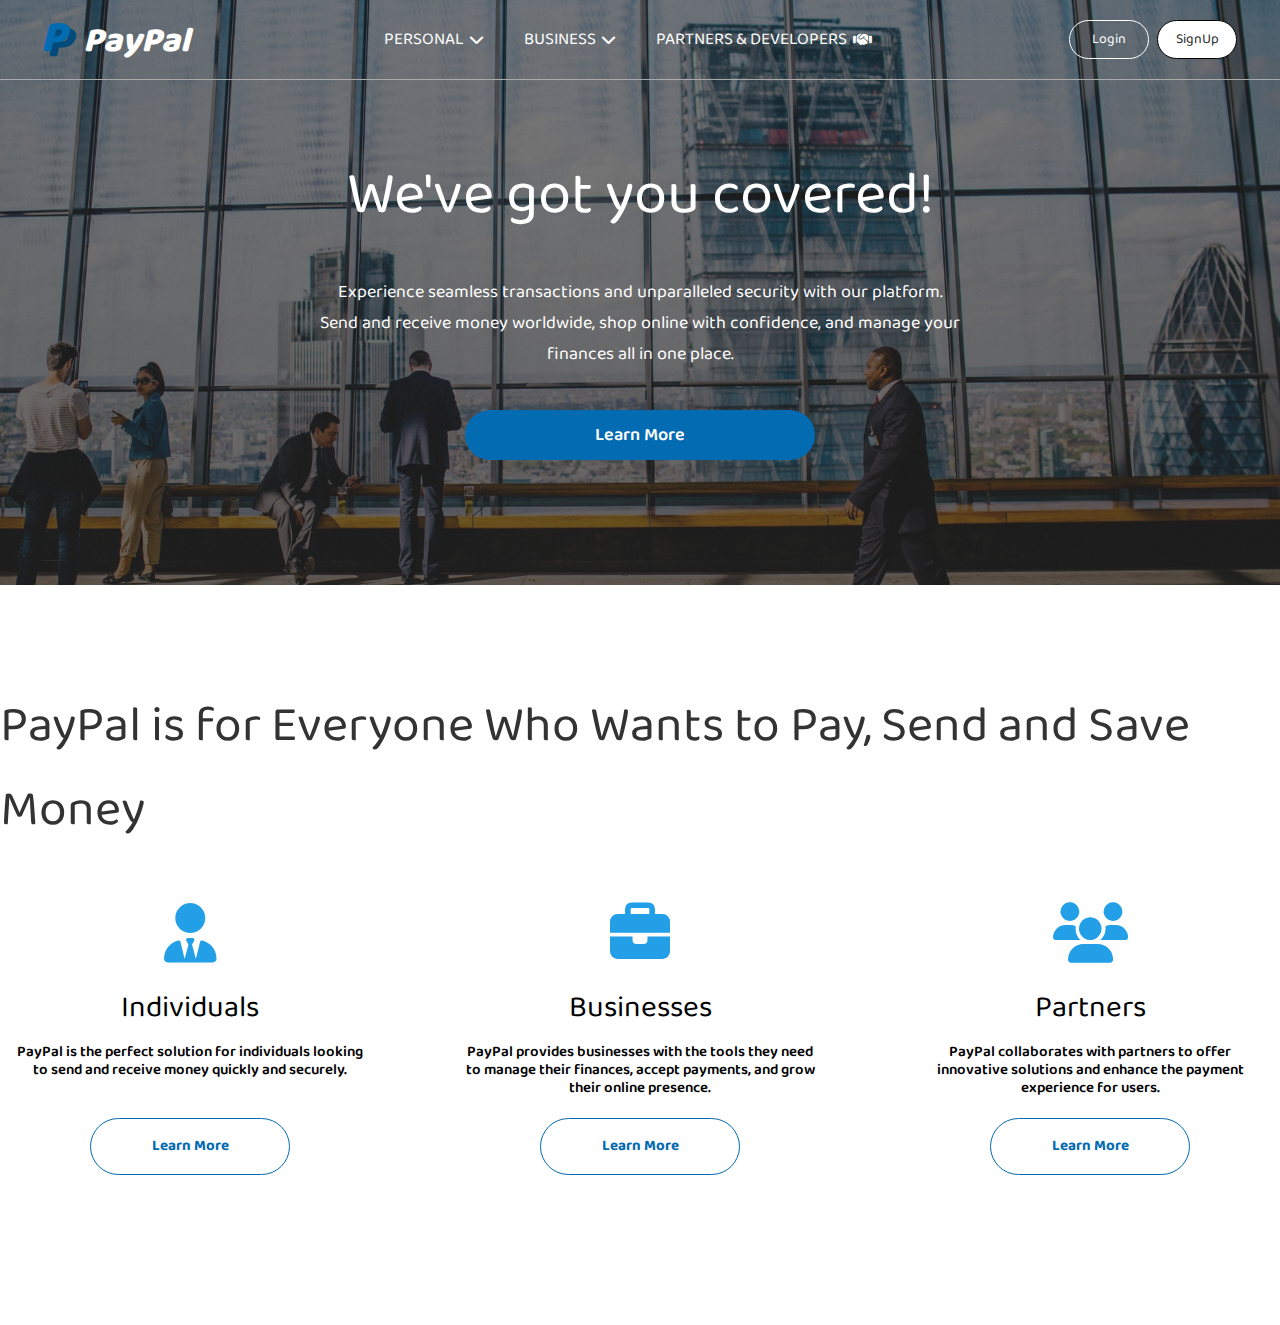
<file: index.html>
<!DOCTYPE html>
<html lang="en">

<head>
    <meta charset="UTF-8">
    <meta name="viewport" content="width=device-width, initial-scale=1.0">
    <meta name="description"
        content="PayPal is the faster, safer way to send money, make an online payment, receive money or set up a merchant account.">
    <meta name="keywords" content="PayPal, online payment, send money, receive money, merchant account">
    <title>Pay, Send and Save Money with PayPal | PayPal Clone</title>

    <!-- Favicon -->
    <link rel="icon" type="image/x-icon" href="https://www.paypalobjects.com/webstatic/icon/favicon.ico">
    <link rel="shortcut icon" href="https://www.paypalobjects.com/webstatic/icon/favicon.ico">

    <link rel="stylesheet" href="style.css">

    <!-- font awesome -->
    <link rel="stylesheet" href="https://cdnjs.cloudflare.com/ajax/libs/font-awesome/6.7.2/css/all.min.css">

    <!-- Google Fonts -->
    <link rel="preconnect" href="https://fonts.googleapis.com">
    <link rel="preconnect" href="https://fonts.gstatic.com" crossorigin>
    <link href="https://fonts.googleapis.com/css2?family=Baloo+Da+2:wght@400..800&display=swap" rel="stylesheet">


</head>

<body>

    <div class="container">
        <!-- Front Page -->
        <div class="front-page">
            <!-- Section 1 -->
            <section class="section-1">
                <div class="navbar-wrapper">
                    <nav class="navbar">
                        <div class="navbar-logo">
                            <span class="p-1">P</span>
                            <span class="p-2">P</span>
                            PayPal
                        </div>

                        <ul class="nav-list">
                            <li class="nav-list-item dropdown-hover"><a href="#" class="nav-list-link">Personal <i
                                        class="fas fa-chevron-down" aria-hidden="true"></i></a>
                                <ul class="nav-dropdown">
                                    <li class="nav-dropdown-item">
                                        <a href="#" class="nav-dropdown-link-1">How PayPal Works</a><a href="#"
                                            class="nav-dropdown-link-2">What can you do with a personal account?</a>
                                    </li>
                                    <li class="nav-dropdown-item">
                                        <a href="#" class="nav-dropdown-link-1">Pay Online</a><a href="#"
                                            class="nav-dropdown-link-2">Online payments without borders</a>
                                    </li>
                                    <li class="nav-dropdown-item">
                                        <a href="#" class="nav-dropdown-link-1">Send Money</a><a href="#"
                                            class="nav-dropdown-link-2">Send money to friends and family</a>
                                    </li>
                                    <li class="nav-dropdown-item">
                                        <a href="#" class="nav-dropdown-link-1">Search for deals</a><a href="#"
                                            class="nav-dropdown-link-2">Pay with lucrative offers!</a>
                                    </li>
                                </ul>
                            </li>
                            <li class="nav-list-item dropdown-hover"><a href="#" class="nav-list-link">Business <i
                                        class="fas fa-chevron-down" aria-hidden="true"></i></a>
                                <ul class="nav-dropdown">
                                    <li class="nav-dropdown-item">
                                        <a href="#" class="nav-dropdown-link-1">All Business Solutions</a><a href="#"
                                            class="nav-dropdown-link-2">See our range of services</a>
                                    </li>
                                    <li class="nav-dropdown-item">
                                        <a href="#" class="nav-dropdown-link-1">Accept Online Payments</a><a href="#"
                                            class="nav-dropdown-link-2">Get paid on your website</a>
                                    </li>
                                    <li class="nav-dropdown-item">
                                        <a href="#" class="nav-dropdown-link-1">Send Invoices</a><a href="#"
                                            class="nav-dropdown-link-2">Create and email online invoices</a>
                                    </li>
                                    <li class="nav-dropdown-item">
                                        <a href="#" class="nav-dropdown-link-1">Sell Internationally</a><a href="#"
                                            class="nav-dropdown-link-2">Expand your business globally with PayPal!</a>
                                    </li>
                                </ul>
                            </li>
                            <li class="nav-list-item">
                                <a href="#" class="nav-list-link">
                                    Partners & Developers
                                    <i class="fas fa-handshake" aria-hidden="true" style="margin-left: 6px;"></i>
                                </a>
                            </li>

                        </ul>
                        <div class="navbar-buttons">
                            <button class="navbar-btn login-btn">Login</button>
                            <button class="navbar-btn signup-btn">SignUp</button>
                        </div>
                    </nav>
                </div>
                <div class="banner">
                    <h1 class="banner-heading">
                        We've got you covered!
                    </h1>
                    <p class="banner-paragraph">
                        Experience seamless transactions and unparalleled security with our platform. Send and receive
                        money worldwide, shop online with confidence, and manage your finances all in one place.
                    </p>

                    <button class="blue-btn">
                        Learn More
                    </button>
                </div>
            </section>
            <!-- End of Section 1 -->


            <!-- Section 2 -->
            <section class="section-2">
                <h1 class="section-2-heading">
                    PayPal is for Everyone Who Wants to Pay, Send and Save Money
                </h1>

                <div class="services">

                    <div class="service">
                        <i class="fas fa-user-tie"></i>
                        <h3 class="service-heading">Individuals</h3>
                        <p class="service-paragraph">PayPal is the perfect solution for individuals looking to send and
                            receive money quickly and securely.</p>
                        <button class="service-btn">Learn More</button>
                    </div>

                    <div class="service">
                        <i class="fas fa-briefcase"></i>
                        <h3 class="service-heading">Businesses</h3>
                        <p class="service-paragraph">PayPal provides businesses with the tools they need to manage their
                            finances, accept payments, and grow their online presence.</p>
                        <button class="service-btn">Learn More</button>
                    </div>

                    <div class="service">
                        <i class="fas fa-users"></i>
                        <h3 class="service-heading">Partners</h3>
                        <p class="service-paragraph">PayPal collaborates with partners to offer innovative solutions and
                            enhance the payment experience for users.</p>
                        <button class="service-btn">Learn More</button>
                    </div>
                </div>
            </section>


            <!-- End of Section 2 -->
        </div>
        <!-- End of Front Page -->
    </div>


    <script src="script.js"></script>
</body>

</html>
</file>
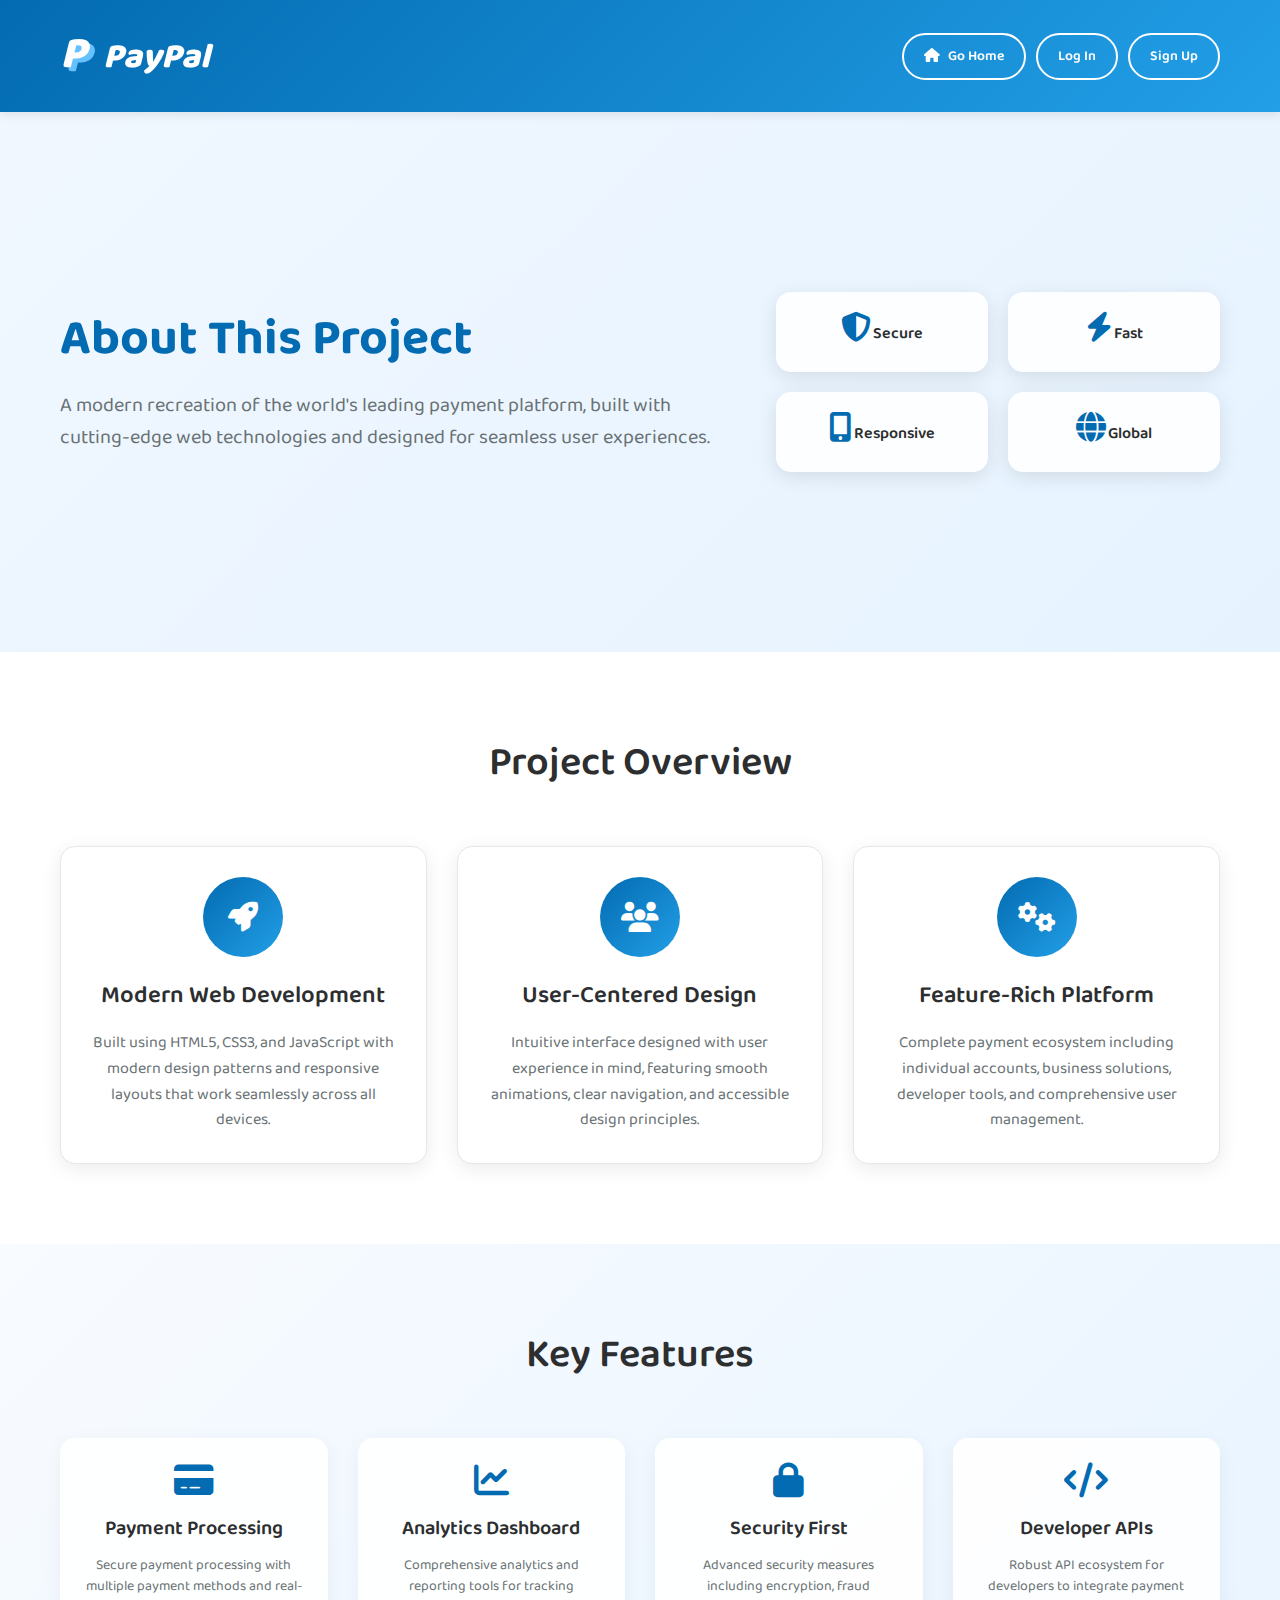
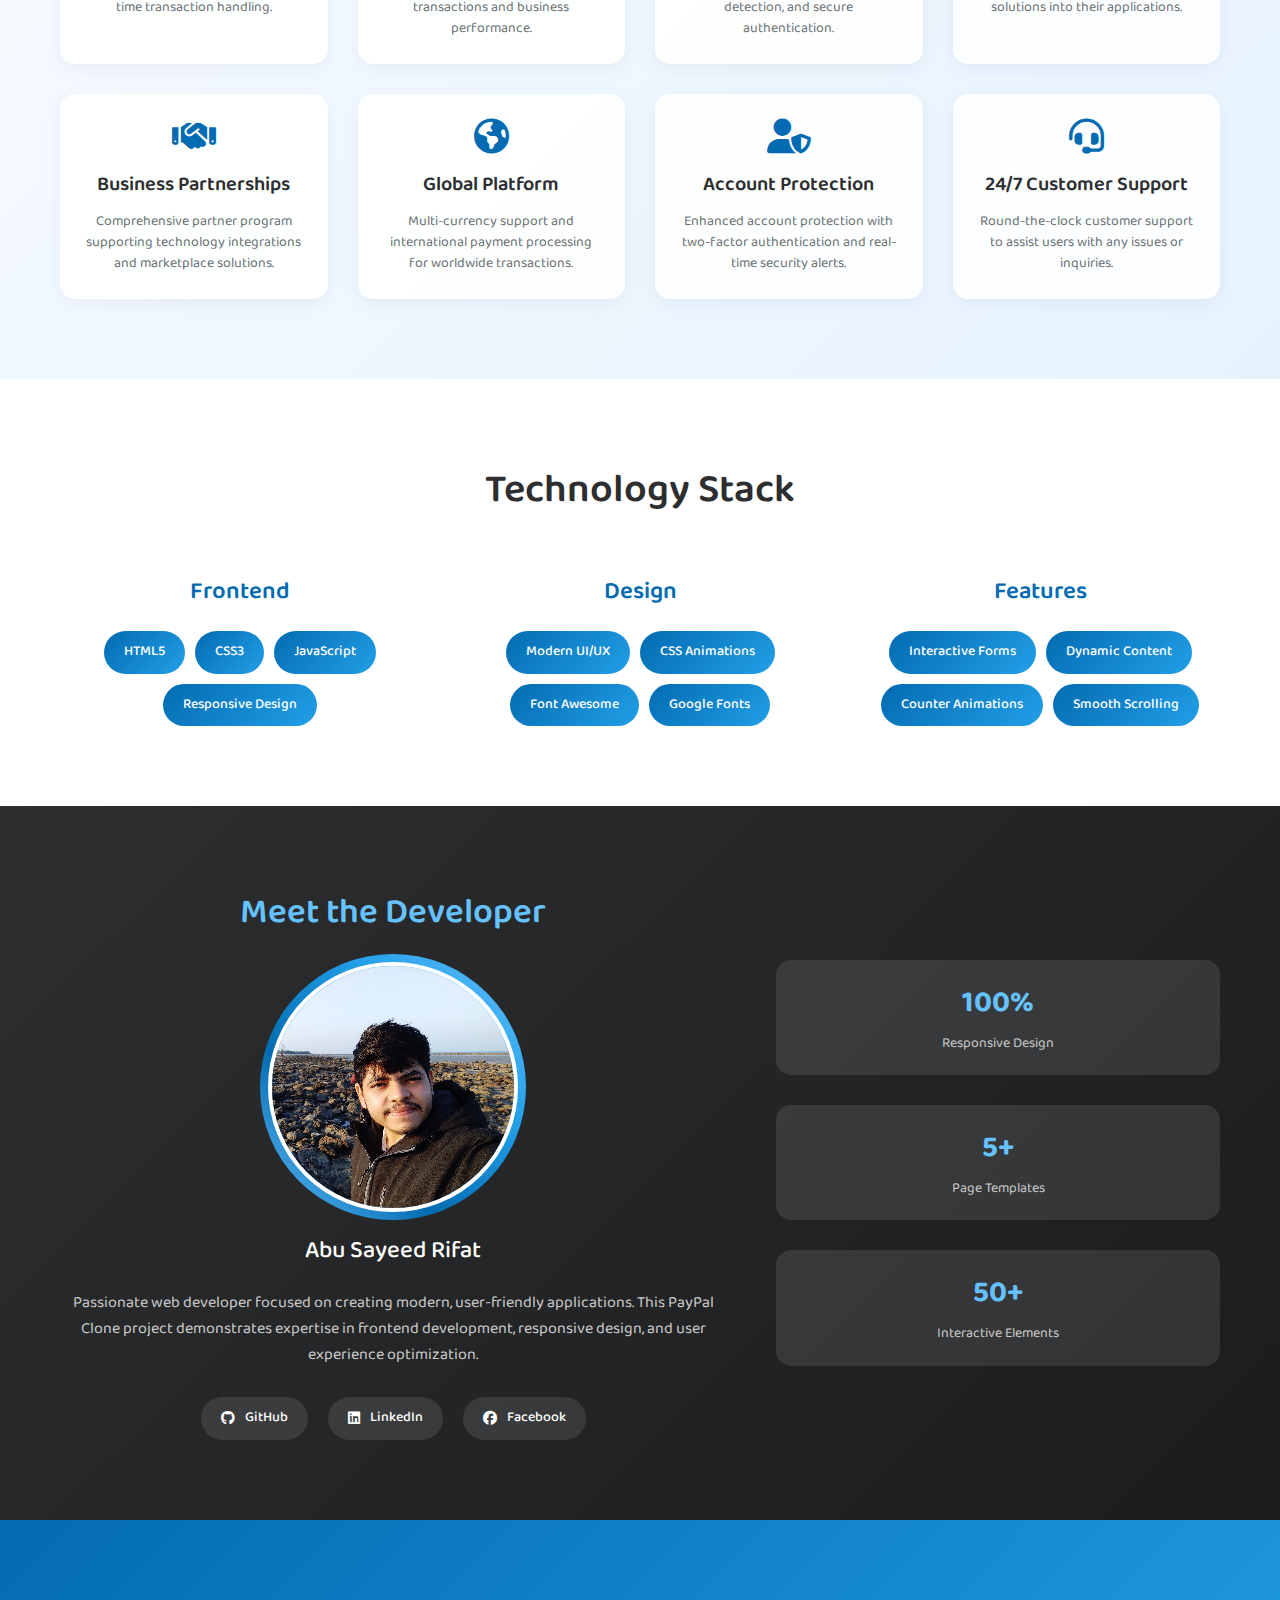
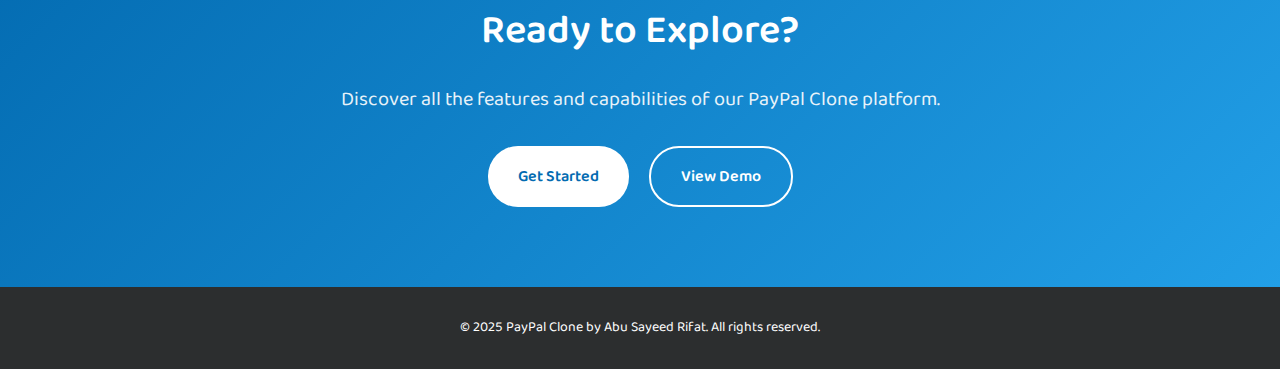
<file: about.html>
<!DOCTYPE html>
<html lang="en">

<head>
    <meta charset="UTF-8">
    <meta name="viewport" content="width=device-width, initial-scale=1.0">
    <meta name="description"
        content="Learn about our PayPal Clone project - A modern, secure payment platform built with cutting-edge web technologies.">
    <meta name="keywords" content="PayPal Clone, about, payment platform, web development, secure transactions">
    <title>About PayPal Clone | Learn More</title>

    <!-- Favicon -->
    <link rel="icon" type="image/x-icon" href="https://www.paypalobjects.com/webstatic/icon/favicon.ico">
    <link rel="shortcut icon" href="https://www.paypalobjects.com/webstatic/icon/favicon.ico">

    <link rel="stylesheet" href="about.css">

    <!-- font awesome -->
    <link rel="stylesheet" href="https://cdnjs.cloudflare.com/ajax/libs/font-awesome/6.7.2/css/all.min.css">

    <!-- Google Fonts -->
    <link rel="preconnect" href="https://fonts.googleapis.com">
    <link rel="preconnect" href="https://fonts.gstatic.com" crossorigin>
    <link href="https://fonts.googleapis.com/css2?family=Baloo+Da+2:wght@400..800&display=swap" rel="stylesheet">
</head>

<body>
    <div class="about-page">
        <!-- Header -->
        <header class="header">
            <div class="header-content">
                <div class="logo">
                    <span class="p-1">P</span>
                    <span class="p-2">P</span>
                    PayPal
                </div>
                <nav class="nav">
                    <button class="nav-btn home-btn">
                        <i class="fas fa-home"></i> Go Home
                    </button>
                    <button class="nav-btn login-btn">Log In</button>
                    <button class="nav-btn signup-btn">Sign Up</button>
                </nav>
            </div>
        </header>

        <!-- Hero Section -->
        <section class="hero">
            <div class="hero-content">
                <div class="hero-text">
                    <h1 class="hero-title">About This Project</h1>
                    <p class="hero-subtitle">A modern recreation of the world's leading payment platform, built with
                        cutting-edge web technologies and designed for seamless user experiences.</p>
                </div>
                <div class="hero-visual">
                    <div class="feature-showcase">
                        <div class="showcase-item">
                            <i class="fas fa-shield-alt"></i>
                            <span>Secure</span>
                        </div>
                        <div class="showcase-item">
                            <i class="fas fa-bolt"></i>
                            <span>Fast</span>
                        </div>
                        <div class="showcase-item">
                            <i class="fas fa-mobile-alt"></i>
                            <span>Responsive</span>
                        </div>
                        <div class="showcase-item">
                            <i class="fas fa-globe"></i>
                            <span>Global</span>
                        </div>
                    </div>
                </div>
            </div>
        </section>

        <!-- Project Overview Section -->
        <section class="overview">
            <div class="container">
                <h2 class="section-title">Project Overview</h2>
                <div class="overview-content">
                    <div class="overview-card">
                        <div class="card-icon">
                            <i class="fas fa-rocket"></i>
                        </div>
                        <h3>Modern Web Development</h3>
                        <p>Built using HTML5, CSS3, and JavaScript with modern design patterns and responsive layouts
                            that work seamlessly across all devices.</p>
                    </div>

                    <div class="overview-card">
                        <div class="card-icon">
                            <i class="fas fa-users"></i>
                        </div>
                        <h3>User-Centered Design</h3>
                        <p>Intuitive interface designed with user experience in mind, featuring smooth animations, clear
                            navigation, and accessible design principles.</p>
                    </div>

                    <div class="overview-card">
                        <div class="card-icon">
                            <i class="fas fa-cogs"></i>
                        </div>
                        <h3>Feature-Rich Platform</h3>
                        <p>Complete payment ecosystem including individual accounts, business solutions, developer
                            tools, and comprehensive user management.</p>
                    </div>
                </div>
            </div>
        </section>

        <!-- Features Section -->
        <section class="features">
            <div class="container">
                <h2 class="section-title">Key Features</h2>
                <div class="features-grid">
                    <div class="feature-item">
                        <i class="fas fa-credit-card"></i>
                        <h4>Payment Processing</h4>
                        <p>Secure payment processing with multiple payment methods and real-time transaction handling.
                        </p>
                    </div>
                    <div class="feature-item">
                        <i class="fas fa-chart-line"></i>
                        <h4>Analytics Dashboard</h4>
                        <p>Comprehensive analytics and reporting tools for tracking transactions and business
                            performance.</p>
                    </div>
                    <div class="feature-item">
                        <i class="fas fa-lock"></i>
                        <h4>Security First</h4>
                        <p>Advanced security measures including encryption, fraud detection, and secure authentication.
                        </p>
                    </div>
                    <div class="feature-item">
                        <i class="fas fa-code"></i>
                        <h4>Developer APIs</h4>
                        <p>Robust API ecosystem for developers to integrate payment solutions into their applications.
                        </p>
                    </div>
                    <div class="feature-item">
                        <i class="fas fa-handshake"></i>
                        <h4>Business Partnerships</h4>
                        <p>Comprehensive partner program supporting technology integrations and marketplace solutions.
                        </p>
                    </div>
                    <div class="feature-item">
                        <i class="fas fa-globe-americas"></i>
                        <h4>Global Platform</h4>
                        <p>Multi-currency support and international payment processing for worldwide transactions.</p>
                    </div>
                    <div class="feature-item">
                        <i class="fas fa-user-shield"></i>
                        <h4>Account Protection</h4>
                        <p>Enhanced account protection with two-factor authentication and real-time security alerts.</p>
                    </div>
                    <div class="feature-item">
                        <i class="fas fa-headset"></i>
                        <h4>24/7 Customer Support</h4>
                        <p>Round-the-clock customer support to assist users with any issues or inquiries.</p>
                    </div>
                </div>
            </div>
        </section>

        <!-- Technology Stack Section -->
        <section class="tech-stack">
            <div class="container">
                <h2 class="section-title">Technology Stack</h2>
                <div class="tech-content">
                    <div class="tech-category">
                        <h3>Frontend</h3>
                        <div class="tech-items">
                            <span class="tech-tag">HTML5</span>
                            <span class="tech-tag">CSS3</span>
                            <span class="tech-tag">JavaScript</span>
                            <span class="tech-tag">Responsive Design</span>
                        </div>
                    </div>
                    <div class="tech-category">
                        <h3>Design</h3>
                        <div class="tech-items">
                            <span class="tech-tag">Modern UI/UX</span>
                            <span class="tech-tag">CSS Animations</span>
                            <span class="tech-tag">Font Awesome</span>
                            <span class="tech-tag">Google Fonts</span>
                        </div>
                    </div>
                    <div class="tech-category">
                        <h3>Features</h3>
                        <div class="tech-items">
                            <span class="tech-tag">Interactive Forms</span>
                            <span class="tech-tag">Dynamic Content</span>
                            <span class="tech-tag">Counter Animations</span>
                            <span class="tech-tag">Smooth Scrolling</span>
                        </div>
                    </div>
                </div>
            </div>
        </section> <!-- Developer Section -->
        <section class="developer">
            <div class="container">
                <div class="developer-content">
                    <div class="developer-info">
                        <h2>Meet the Developer</h2>
                        <div class="developer-image">
                            <img src="images/Me.jpg" alt="Abu Sayeed Rifat - Developer">
                        </div>
                        <h3>Abu Sayeed Rifat</h3>
                        <p>Passionate web developer focused on creating modern, user-friendly applications. This PayPal
                            Clone project demonstrates expertise in frontend development, responsive design, and user
                            experience optimization.</p>
                        <div class="developer-links">
                            <a href="https://github.com/AsiF-noob44" target="_blank" class="dev-link">
                                <i class="fab fa-github"></i> GitHub
                            </a>
                            <a href="https://www.linkedin.com/in/abu-sayeed-rifat-260535336/" target="_blank"
                                class="dev-link">
                                <i class="fab fa-linkedin"></i> LinkedIn
                            </a>
                            <a href="https://www.facebook.com/asif.saeed.rifat/" target="_blank" class="dev-link">
                                <i class="fab fa-facebook"></i> Facebook
                            </a>
                        </div>
                    </div>
                    <div class="developer-stats">
                        <div class="stat-item">
                            <div class="stat-number">100%</div>
                            <div class="stat-label">Responsive Design</div>
                        </div>
                        <div class="stat-item">
                            <div class="stat-number">5+</div>
                            <div class="stat-label">Page Templates</div>
                        </div>
                        <div class="stat-item">
                            <div class="stat-number">50+</div>
                            <div class="stat-label">Interactive Elements</div>
                        </div>
                    </div>
                </div>
            </div>
        </section>

        <!-- CTA Section -->
        <section class="cta-section">
            <div class="container">
                <h2>Ready to Explore?</h2>
                <p>Discover all the features and capabilities of our PayPal Clone platform.</p>
                <div class="cta-buttons">
                    <button class="cta-btn primary">Get Started</button>
                    <button class="cta-btn secondary">View Demo</button>
                </div>
            </div>
        </section>

        <!-- Footer -->
        <footer class="footer">
            <div class="container">
                <p>&copy; 2025 PayPal Clone by Abu Sayeed Rifat. All rights reserved.</p>
            </div>
        </footer>
    </div>

    <script src="script.js"></script>
</body>

</html>
</file>
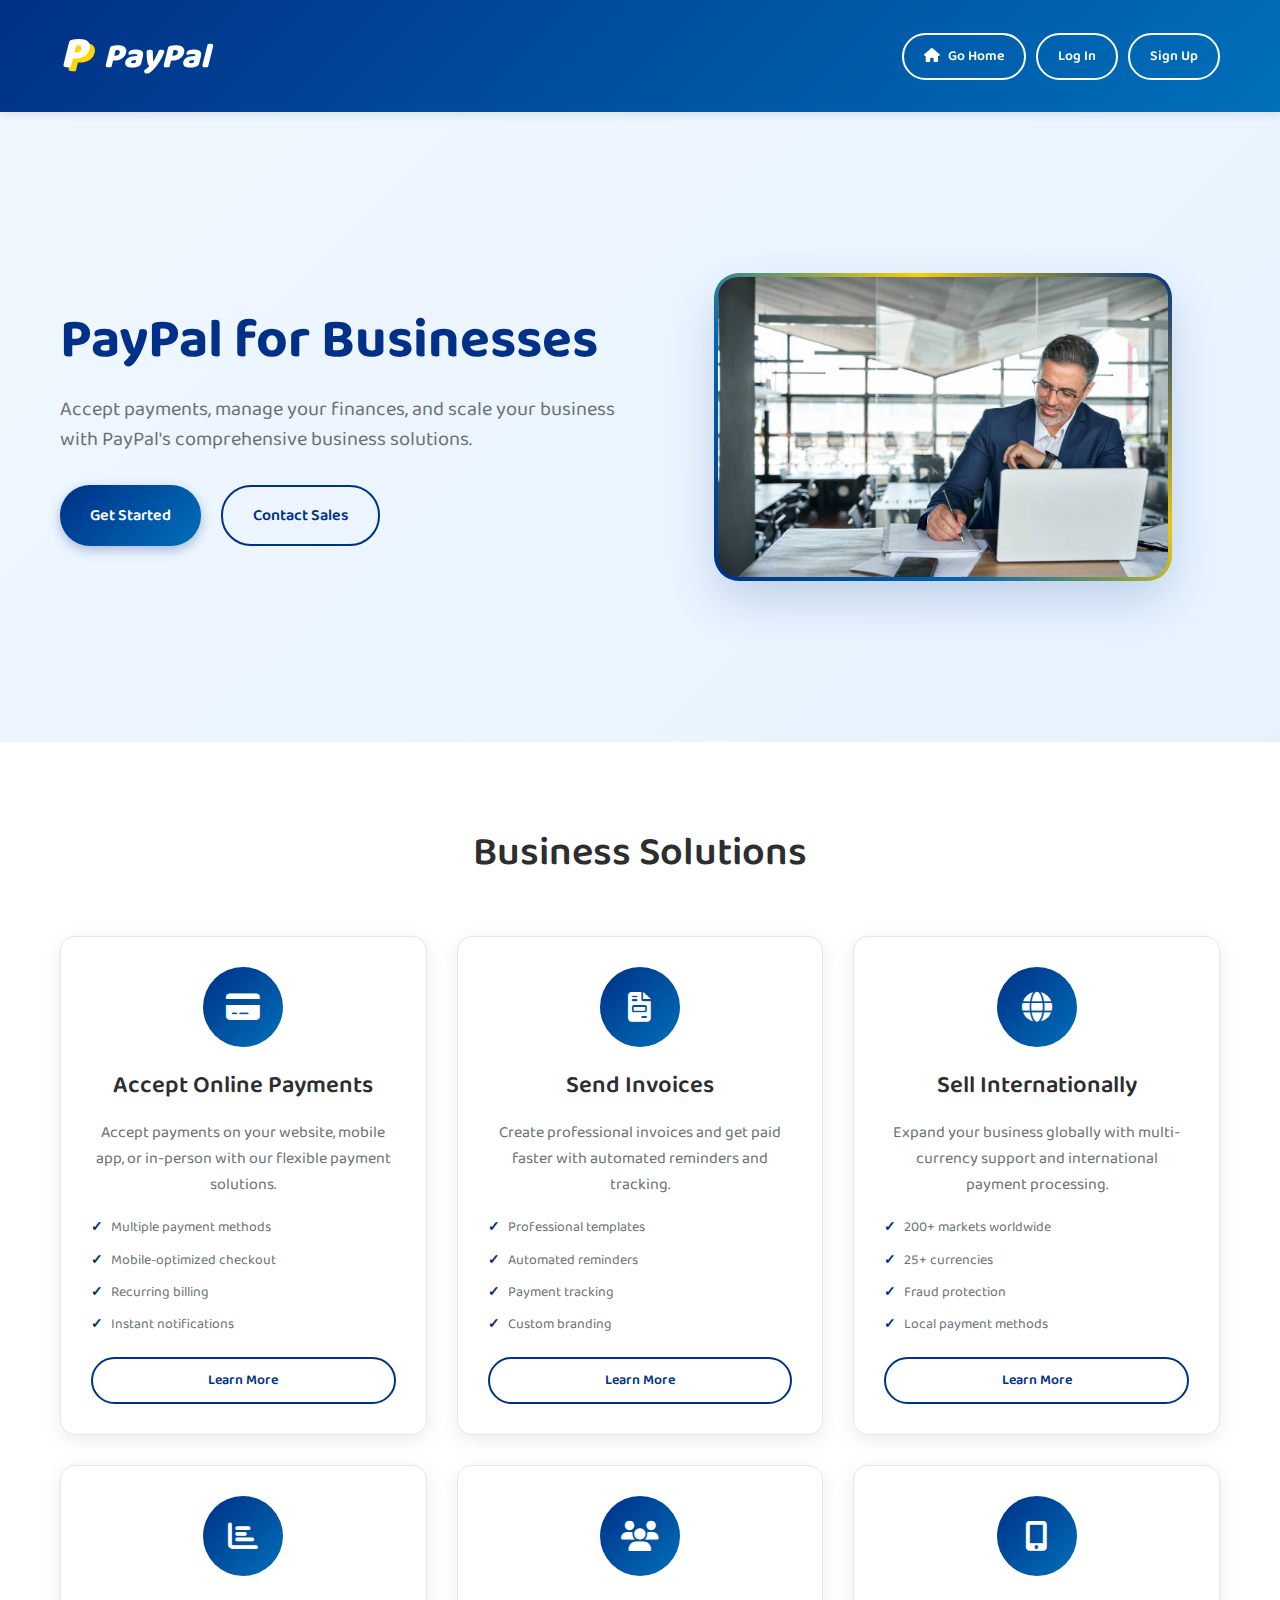
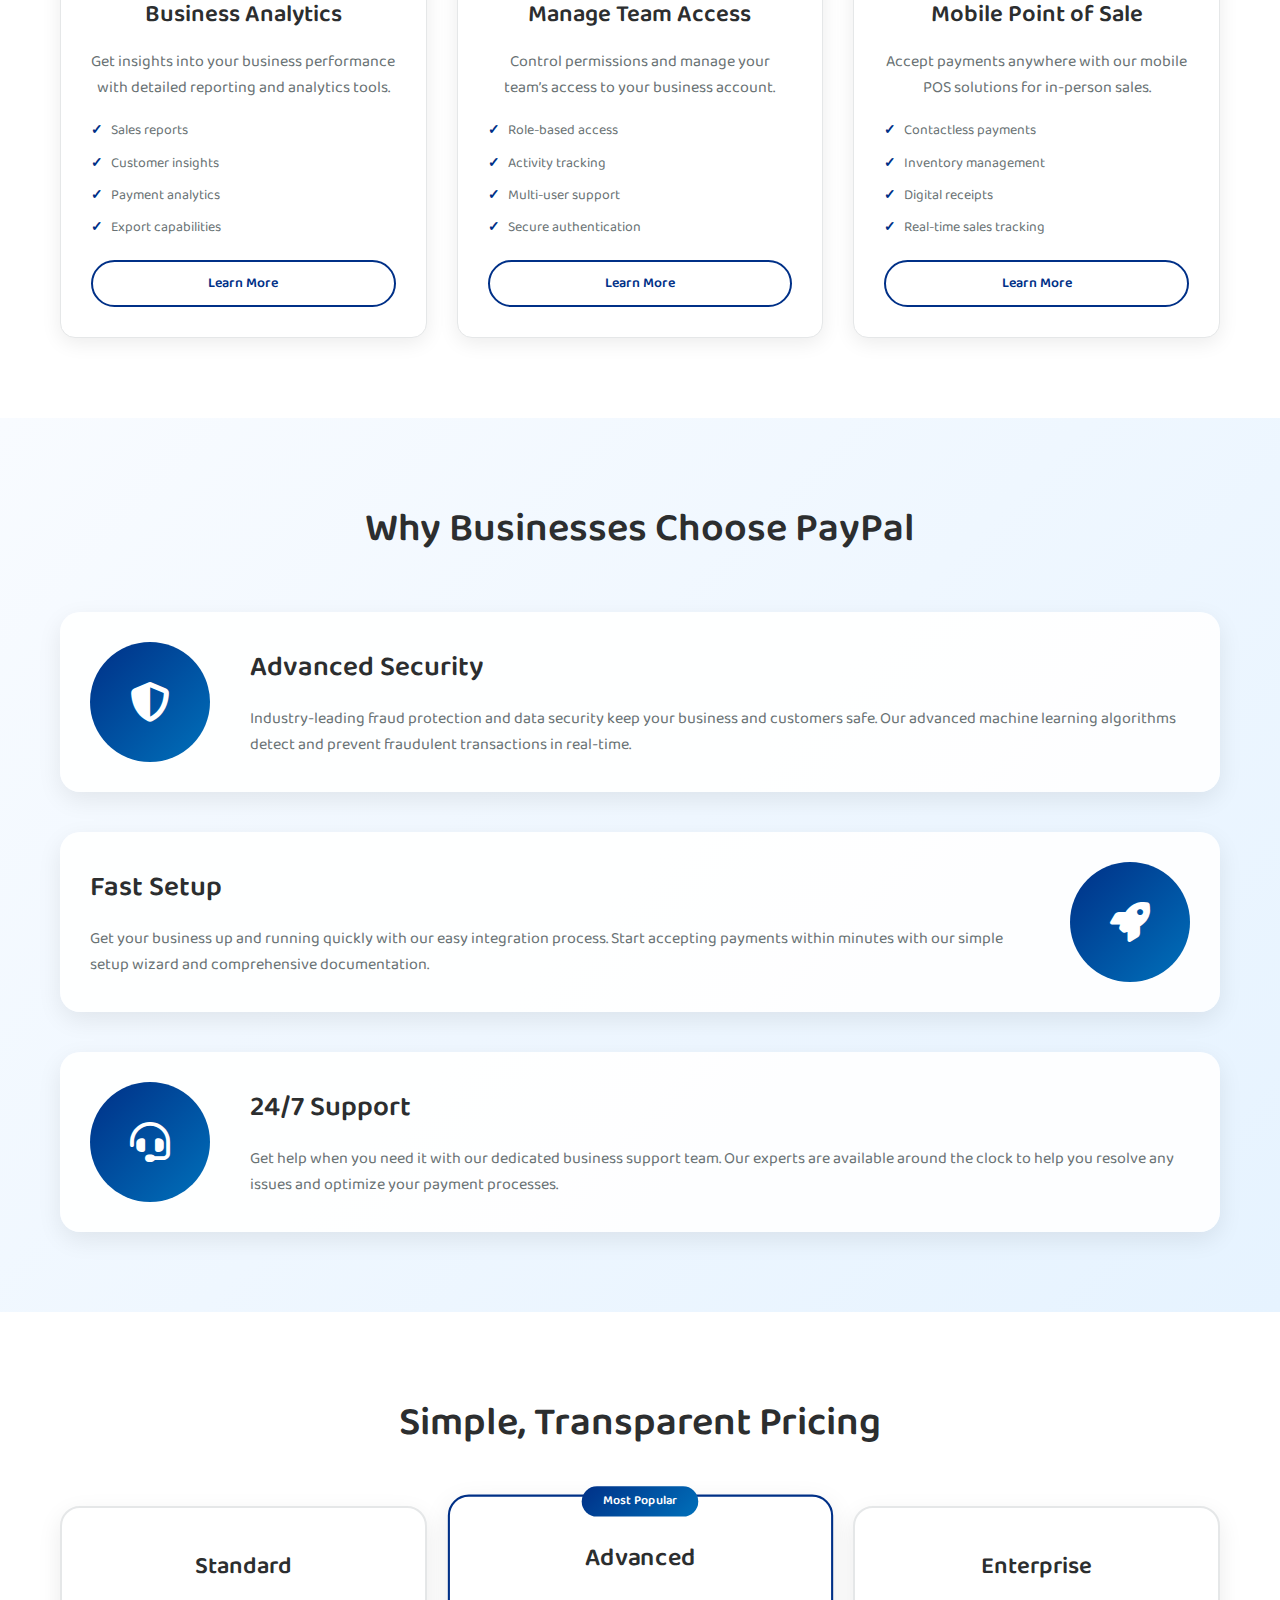
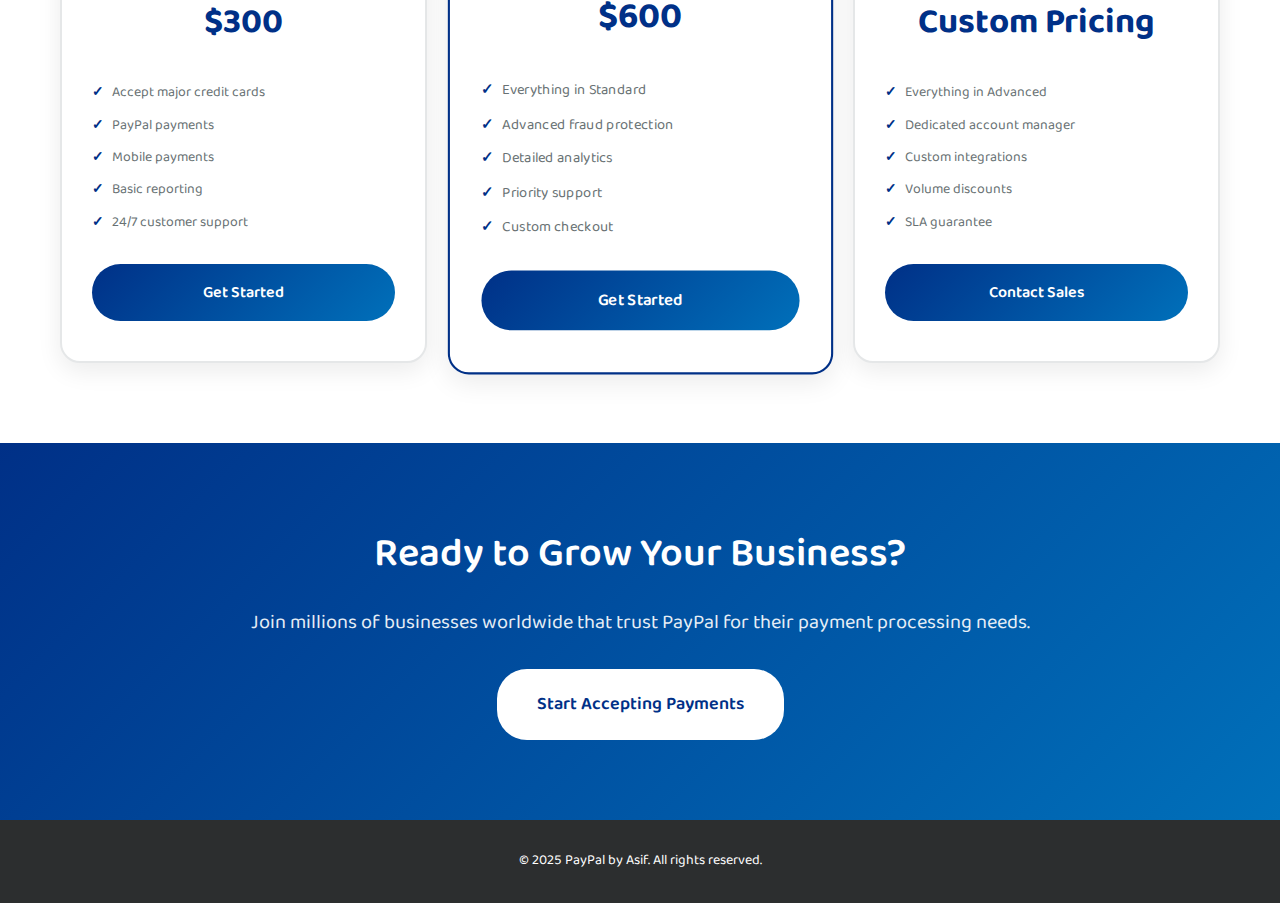
<file: businesses.html>
<!DOCTYPE html>
<html lang="en">

<head>
    <meta charset="UTF-8">
    <meta name="viewport" content="width=device-width, initial-scale=1.0">
    <meta name="description"
        content="PayPal for businesses - Accept payments, manage finances, and grow your business online.">
    <meta name="keywords" content="PayPal, business account, accept payments, online business, merchant">
    <title>PayPal for Businesses</title>

    <!-- Favicon -->
    <link rel="icon" type="image/x-icon" href="https://www.paypalobjects.com/webstatic/icon/favicon.ico">
    <link rel="shortcut icon" href="https://www.paypalobjects.com/webstatic/icon/favicon.ico">

    <link rel="stylesheet" href="businesses.css">

    <!-- font awesome -->
    <link rel="stylesheet" href="https://cdnjs.cloudflare.com/ajax/libs/font-awesome/6.7.2/css/all.min.css">

    <!-- Google Fonts -->
    <link rel="preconnect" href="https://fonts.googleapis.com">
    <link rel="preconnect" href="https://fonts.gstatic.com" crossorigin>
    <link href="https://fonts.googleapis.com/css2?family=Baloo+Da+2:wght@400..800&display=swap" rel="stylesheet">
</head>

<body>
    <div class="businesses-page">
        <!-- Header -->
        <header class="header">
            <div class="header-content">
                <div class="logo">
                    <span class="p-1">P</span>
                    <span class="p-2">P</span>
                    PayPal
                </div>
                <nav class="nav">
                    <button class="nav-btn home-btn">
                        <i class="fas fa-home"></i> Go Home
                    </button>
                    <button class="nav-btn login-btn">Log In</button>
                    <button class="nav-btn signup-btn">Sign Up</button>
                </nav>
            </div>
        </header>

        <!-- Hero Section -->
        <section class="hero">
            <div class="hero-content">
                <div class="hero-text">
                    <h1 class="hero-title">PayPal for Businesses</h1>
                    <p class="hero-subtitle">Accept payments, manage your finances, and scale your business with
                        PayPal's comprehensive business solutions.</p>
                    <div class="hero-buttons">
                        <button class="cta-btn primary">Get Started</button>
                        <button class="cta-btn secondary">Contact Sales</button>
                    </div>
                </div>
                <div class="hero-image">
                    <img src="images/businessman.jpg" alt="Business owner using PayPal">
                </div>
            </div>
        </section>

        <!-- Solutions Section -->
        <section class="solutions">
            <div class="container">
                <h2 class="section-title">Business Solutions</h2>
                <div class="solutions-grid">
                    <div class="solution-card">
                        <div class="solution-icon">
                            <i class="fas fa-credit-card"></i>
                        </div>
                        <h3>Accept Online Payments</h3>
                        <p>Accept payments on your website, mobile app, or in-person with our flexible payment
                            solutions.</p>
                        <ul class="solution-features">
                            <li>Multiple payment methods</li>
                            <li>Mobile-optimized checkout</li>
                            <li>Recurring billing</li>
                            <li>Instant notifications</li>
                        </ul>
                        <button class="solution-btn">Learn More</button>
                    </div>

                    <div class="solution-card">
                        <div class="solution-icon">
                            <i class="fas fa-file-invoice"></i>
                        </div>
                        <h3>Send Invoices</h3>
                        <p>Create professional invoices and get paid faster with automated reminders and tracking.</p>
                        <ul class="solution-features">
                            <li>Professional templates</li>
                            <li>Automated reminders</li>
                            <li>Payment tracking</li>
                            <li>Custom branding</li>
                        </ul>
                        <button class="solution-btn">Learn More</button>
                    </div>

                    <div class="solution-card">
                        <div class="solution-icon">
                            <i class="fas fa-globe"></i>
                        </div>
                        <h3>Sell Internationally</h3>
                        <p>Expand your business globally with multi-currency support and international payment
                            processing.</p>
                        <ul class="solution-features">
                            <li>200+ markets worldwide</li>
                            <li>25+ currencies</li>
                            <li>Fraud protection</li>
                            <li>Local payment methods</li>
                        </ul>
                        <button class="solution-btn">Learn More</button>
                    </div>

                    <div class="solution-card">
                        <div class="solution-icon">
                            <i class="fas fa-chart-bar"></i>
                        </div>
                        <h3>Business Analytics</h3>
                        <p>Get insights into your business performance with detailed reporting and analytics tools.</p>
                        <ul class="solution-features">
                            <li>Sales reports</li>
                            <li>Customer insights</li>
                            <li>Payment analytics</li>
                            <li>Export capabilities</li>
                        </ul>
                        <button class="solution-btn">Learn More</button>
                    </div>

                    <div class="solution-card">
                        <div class="solution-icon">
                            <i class="fas fa-users"></i>
                        </div>
                        <h3>Manage Team Access</h3>
                        <p>Control permissions and manage your team’s access to your business account.</p>
                        <ul class="solution-features">
                            <li>Role-based access</li>
                            <li>Activity tracking</li>
                            <li>Multi-user support</li>
                            <li>Secure authentication</li>
                        </ul>
                        <button class="solution-btn">Learn More</button>
                    </div>

                    <div class="solution-card">
                        <div class="solution-icon">
                            <i class="fas fa-mobile-alt"></i>
                        </div>
                        <h3>Mobile Point of Sale</h3>
                        <p>Accept payments anywhere with our mobile POS solutions for in-person sales.</p>
                        <ul class="solution-features">
                            <li>Contactless payments</li>
                            <li>Inventory management</li>
                            <li>Digital receipts</li>
                            <li>Real-time sales tracking</li>
                        </ul>
                        <button class="solution-btn">Learn More</button>
                    </div>
                </div>
            </div>
        </section>

        <!-- Features Section -->
        <section class="features">
            <div class="container">
                <h2 class="section-title">Why Businesses Choose PayPal</h2>
                <div class="features-content">
                    <div class="feature-item">
                        <div class="feature-visual">
                            <i class="fas fa-shield-alt"></i>
                        </div>
                        <div class="feature-text">
                            <h3>Advanced Security</h3>
                            <p>Industry-leading fraud protection and data security keep your business and customers
                                safe. Our advanced machine learning algorithms detect and prevent fraudulent
                                transactions in real-time.</p>
                        </div>
                    </div>

                    <div class="feature-item">
                        <div class="feature-visual">
                            <i class="fas fa-rocket"></i>
                        </div>
                        <div class="feature-text">
                            <h3>Fast Setup</h3>
                            <p>Get your business up and running quickly with our easy integration process. Start
                                accepting payments within minutes with our simple setup wizard and comprehensive
                                documentation.</p>
                        </div>
                    </div>

                    <div class="feature-item">
                        <div class="feature-visual">
                            <i class="fas fa-headset"></i>
                        </div>
                        <div class="feature-text">
                            <h3>24/7 Support</h3>
                            <p>Get help when you need it with our dedicated business support team. Our experts are
                                available around the clock to help you resolve any issues and optimize your payment
                                processes.</p>
                        </div>
                    </div>
                </div>
            </div>
        </section>

        <!-- Pricing Section -->
        <section class="pricing">
            <div class="container">
                <h2 class="section-title">Simple, Transparent Pricing</h2>
                <div class="pricing-cards">
                    <div class="pricing-card">
                        <h3>Standard</h3>
                        <div class="price">$300</div>
                        <ul class="pricing-features">
                            <li>Accept major credit cards</li>
                            <li>PayPal payments</li>
                            <li>Mobile payments</li>
                            <li>Basic reporting</li>
                            <li>24/7 customer support</li>
                        </ul>
                        <button class="pricing-btn">Get Started</button>
                    </div>

                    <div class="pricing-card featured">
                        <div class="featured-badge">Most Popular</div>
                        <h3>Advanced</h3>
                        <div class="price">$600</div>
                        <ul class="pricing-features">
                            <li>Everything in Standard</li>
                            <li>Advanced fraud protection</li>
                            <li>Detailed analytics</li>
                            <li>Priority support</li>
                            <li>Custom checkout</li>
                        </ul>
                        <button class="pricing-btn">Get Started</button>
                    </div>

                    <div class="pricing-card">
                        <h3>Enterprise</h3>
                        <div class="price">Custom Pricing</div>
                        <ul class="pricing-features">
                            <li>Everything in Advanced</li>
                            <li>Dedicated account manager</li>
                            <li>Custom integrations</li>
                            <li>Volume discounts</li>
                            <li>SLA guarantee</li>
                        </ul>
                        <button class="pricing-btn">Contact Sales</button>
                    </div>
                </div>
            </div>
        </section>

        <!-- CTA Section -->
        <section class="cta-section">
            <div class="container">
                <h2>Ready to Grow Your Business?</h2>
                <p>Join millions of businesses worldwide that trust PayPal for their payment processing needs.</p>
                <button class="cta-btn">Start Accepting Payments</button>
            </div>
        </section>

        <!-- Footer -->
        <footer class="footer">
            <div class="container">
                <p>&copy; 2025 PayPal by Asif. All rights reserved.</p>

            </div>
        </footer>
    </div>

    <script src="script.js"></script>
</body>

</html>
</file>
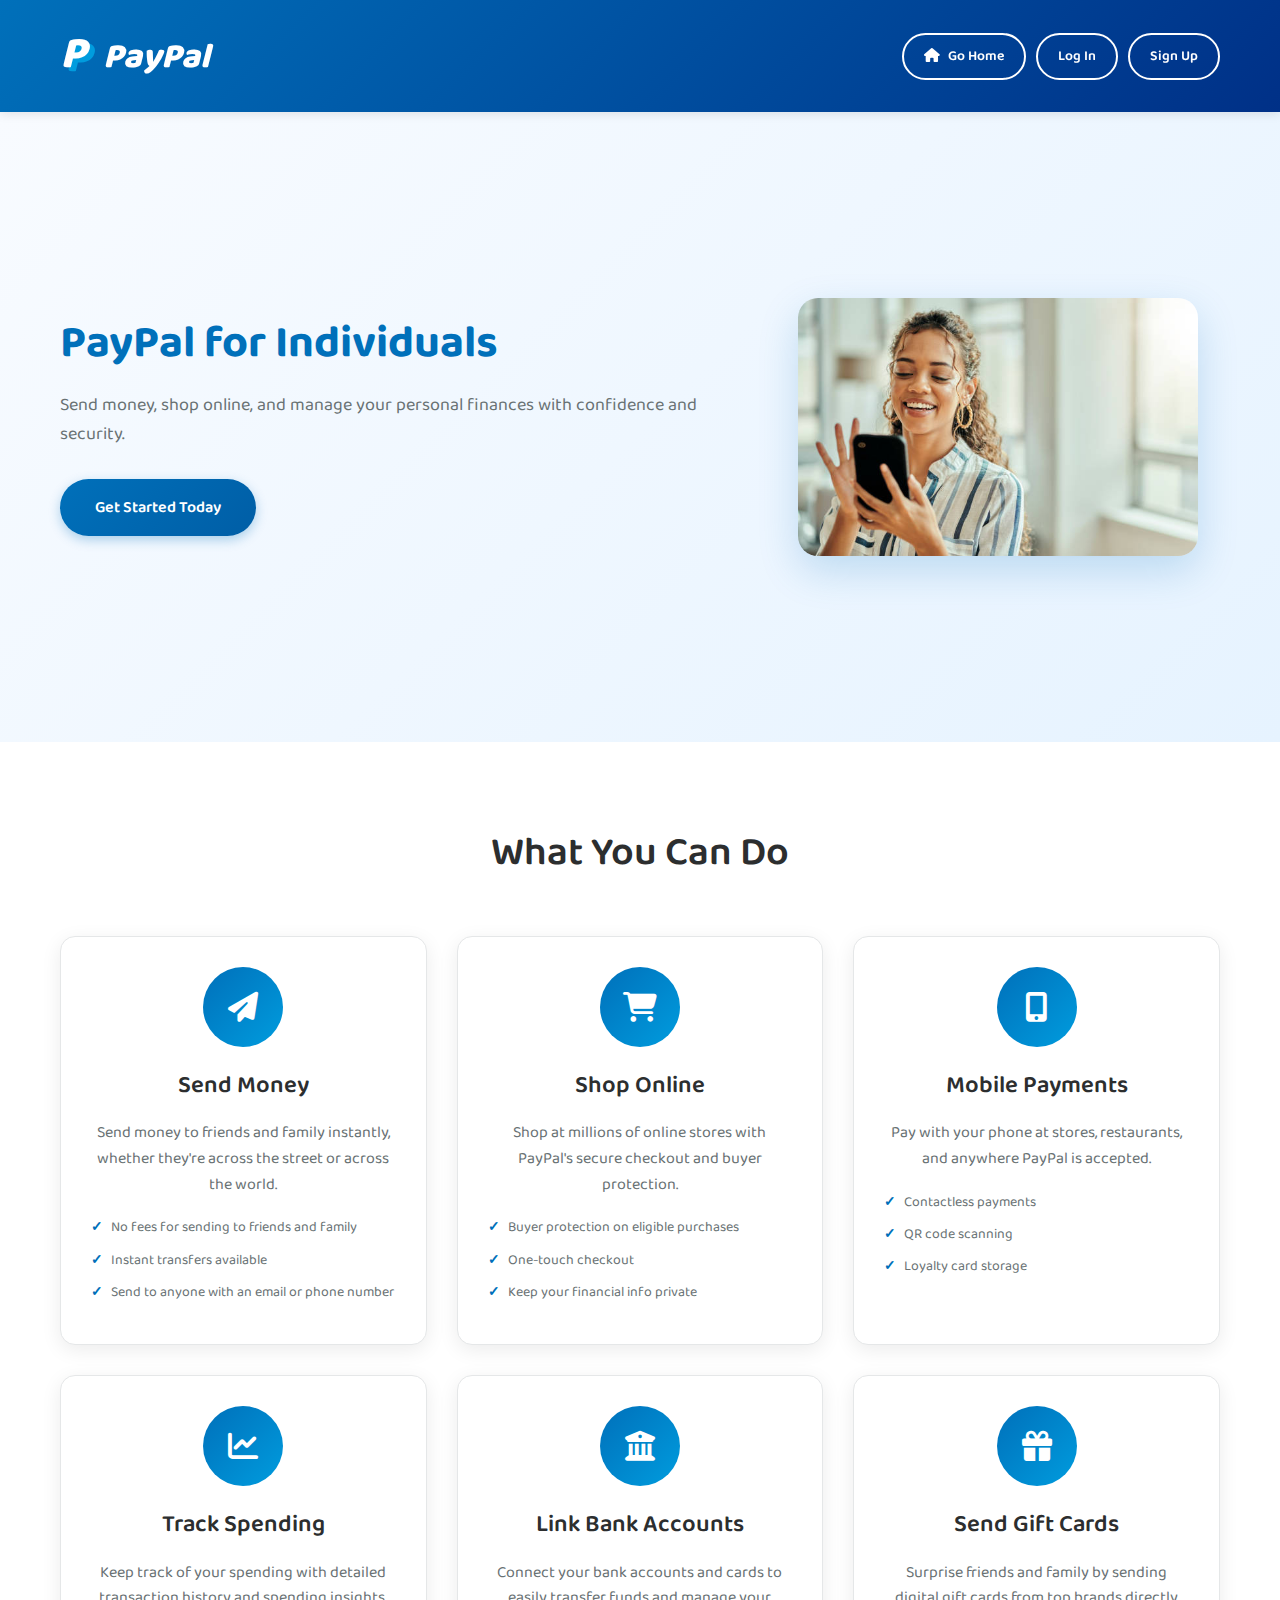
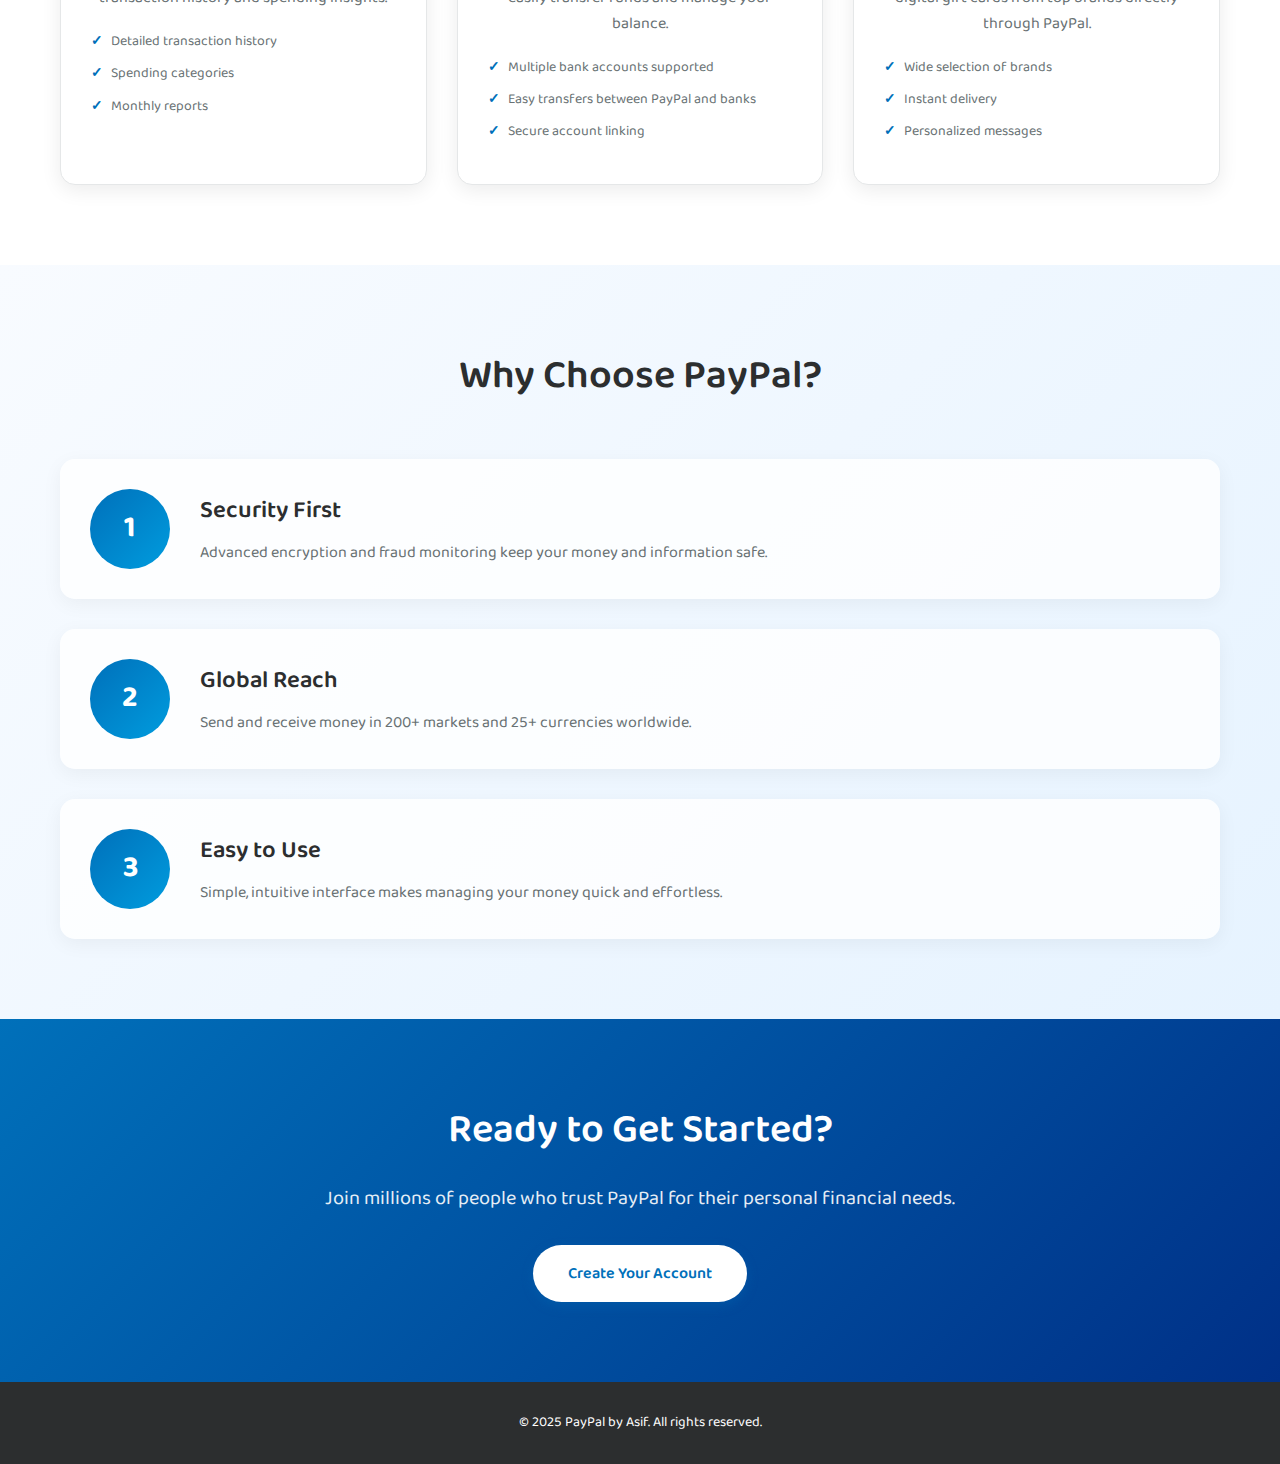
<file: individuals.html>
<!DOCTYPE html>
<html lang="en">

<head>
    <meta charset="UTF-8">
    <meta name="viewport" content="width=device-width, initial-scale=1.0">
    <meta name="description"
        content="PayPal for individuals - Send money, shop online, and manage your personal finances securely.">
    <meta name="keywords" content="PayPal, personal account, send money, online shopping, individual">
    <title>PayPal for Individuals</title>

    <!-- Favicon -->
    <link rel="icon" type="image/x-icon" href="https://www.paypalobjects.com/webstatic/icon/favicon.ico">
    <link rel="shortcut icon" href="https://www.paypalobjects.com/webstatic/icon/favicon.ico">

    <link rel="stylesheet" href="individuals.css">

    <!-- font awesome -->
    <link rel="stylesheet" href="https://cdnjs.cloudflare.com/ajax/libs/font-awesome/6.7.2/css/all.min.css">

    <!-- Google Fonts -->
    <link rel="preconnect" href="https://fonts.googleapis.com">
    <link rel="preconnect" href="https://fonts.gstatic.com" crossorigin>
    <link href="https://fonts.googleapis.com/css2?family=Baloo+Da+2:wght@400..800&display=swap" rel="stylesheet">
</head>

<body>
    <div class="individuals-page">
        <!-- Header -->
        <header class="header">
            <div class="header-content">
                <div class="logo">
                    <span class="p-1">P</span>
                    <span class="p-2">P</span>
                    PayPal
                </div>
                <nav class="nav">
                    <button class="nav-btn home-btn">
                        <i class="fas fa-home"></i> Go Home
                    </button>
                    <button class="nav-btn login-btn">Log In</button>
                    <button class="nav-btn signup-btn">Sign Up</button>
                </nav>
            </div>
        </header> <!-- Hero Section -->
        <section class="hero">
            <div class="hero-content">
                <div class="hero-text">
                    <h1 class="hero-title">PayPal for Individuals</h1>
                    <p class="hero-subtitle">Send money, shop online, and manage your personal finances with confidence
                        and
                        security.</p>
                    <button class="cta-btn">Get Started Today</button>
                </div>
                <div class="hero-image">
                    <img src="images/onmobile.jpg" alt="Person using PayPal on phone">
                </div>
            </div>
        </section>

        <!-- Features Section -->
        <section class="features">
            <div class="container">
                <h2 class="section-title">What You Can Do</h2>
                <div class="features-grid">
                    <div class="feature-card">
                        <div class="feature-icon">
                            <i class="fas fa-paper-plane"></i>
                        </div>
                        <h3>Send Money</h3>
                        <p>Send money to friends and family instantly, whether they're across the street or across the
                            world.</p>
                        <ul class="feature-list">
                            <li>No fees for sending to friends and family</li>
                            <li>Instant transfers available</li>
                            <li>Send to anyone with an email or phone number</li>
                        </ul>
                    </div>

                    <div class="feature-card">
                        <div class="feature-icon">
                            <i class="fas fa-shopping-cart"></i>
                        </div>
                        <h3>Shop Online</h3>
                        <p>Shop at millions of online stores with PayPal's secure checkout and buyer protection.</p>
                        <ul class="feature-list">
                            <li>Buyer protection on eligible purchases</li>
                            <li>One-touch checkout</li>
                            <li>Keep your financial info private</li>
                        </ul>
                    </div>

                    <div class="feature-card">
                        <div class="feature-icon">
                            <i class="fas fa-mobile-alt"></i>
                        </div>
                        <h3>Mobile Payments</h3>
                        <p>Pay with your phone at stores, restaurants, and anywhere PayPal is accepted.</p>
                        <ul class="feature-list">
                            <li>Contactless payments</li>
                            <li>QR code scanning</li>
                            <li>Loyalty card storage</li>
                        </ul>
                    </div>

                    <div class="feature-card">
                        <div class="feature-icon">
                            <i class="fas fa-chart-line"></i>
                        </div>
                        <h3>Track Spending</h3>
                        <p>Keep track of your spending with detailed transaction history and spending insights.</p>
                        <ul class="feature-list">
                            <li>Detailed transaction history</li>
                            <li>Spending categories</li>
                            <li>Monthly reports</li>
                        </ul>
                    </div>

                    <div class="feature-card">
                        <div class="feature-icon">
                            <i class="fas fa-university"></i>
                        </div>
                        <h3>Link Bank Accounts</h3>
                        <p>Connect your bank accounts and cards to easily transfer funds and manage your balance.</p>
                        <ul class="feature-list">
                            <li>Multiple bank accounts supported</li>
                            <li>Easy transfers between PayPal and banks</li>
                            <li>Secure account linking</li>
                        </ul>
                    </div>

                    <div class="feature-card">
                        <div class="feature-icon">
                            <i class="fas fa-gift"></i>
                        </div>
                        <h3>Send Gift Cards</h3>
                        <p>Surprise friends and family by sending digital gift cards from top brands directly through
                            PayPal.</p>
                        <ul class="feature-list">
                            <li>Wide selection of brands</li>
                            <li>Instant delivery</li>
                            <li>Personalized messages</li>
                        </ul>
                    </div>
                </div>
            </div>
        </section>

        <!-- Benefits Section -->
        <section class="benefits">
            <div class="container">
                <h2 class="section-title">Why Choose PayPal?</h2>
                <div class="benefits-content">
                    <div class="benefit-item">
                        <div class="benefit-number">1</div>
                        <div class="benefit-text">
                            <h3>Security First</h3>
                            <p>Advanced encryption and fraud monitoring keep your money and information safe.</p>
                        </div>
                    </div>
                    <div class="benefit-item">
                        <div class="benefit-number">2</div>
                        <div class="benefit-text">
                            <h3>Global Reach</h3>
                            <p>Send and receive money in 200+ markets and 25+ currencies worldwide.</p>
                        </div>
                    </div>
                    <div class="benefit-item">
                        <div class="benefit-number">3</div>
                        <div class="benefit-text">
                            <h3>Easy to Use</h3>
                            <p>Simple, intuitive interface makes managing your money quick and effortless.</p>
                        </div>
                    </div>
                </div>
            </div>
        </section>

        <!-- CTA Section -->
        <section class="cta-section">
            <div class="container">
                <h2>Ready to Get Started?</h2>
                <p>Join millions of people who trust PayPal for their personal financial needs.</p>
                <button class="cta-btn">Create Your Account</button>
            </div>
        </section>

        <!-- Footer -->
        <footer class="footer">
            <div class="container">
                <p>&copy; 2025 PayPal by Asif. All rights reserved.</p>

            </div>
        </footer>
    </div>

    <script src="script.js"></script>
</body>

</html>
</file>
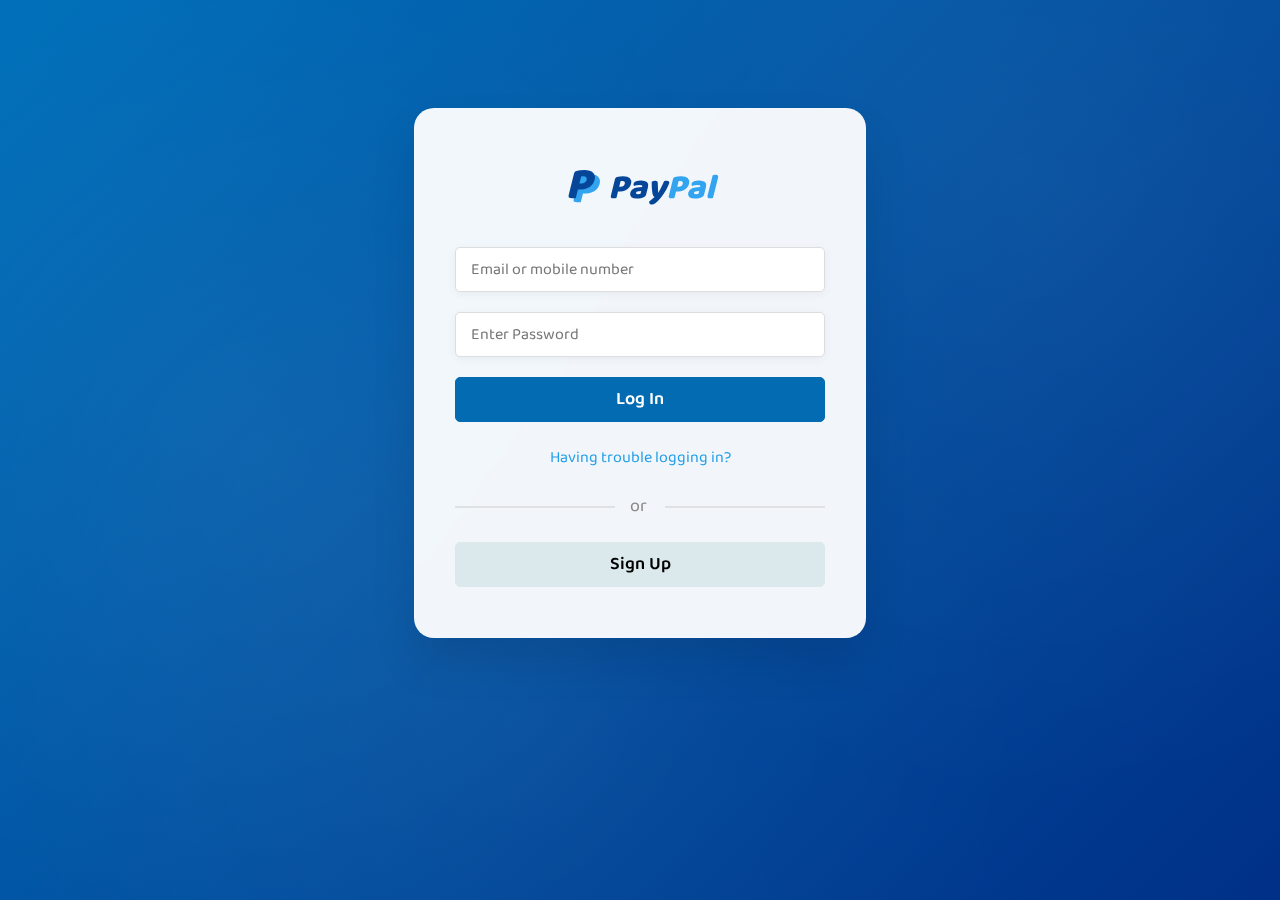
<file: login.html>
<!DOCTYPE html>
<html lang="en">

<head>
    <meta charset="UTF-8">
    <meta name="viewport" content="width=device-width, initial-scale=1.0">
    <meta name="description"
        content="PayPal is the faster, safer way to send money, make an online payment, receive money or set up a merchant account.">
    <meta name="keywords" content="PayPal, online payment, send money, receive money, merchant account">
    <title>Login to PayPal</title>

    <!-- Favicon -->
    <link rel="icon" type="image/x-icon" href="https://www.paypalobjects.com/webstatic/icon/favicon.ico">
    <link rel="shortcut icon" href="https://www.paypalobjects.com/webstatic/icon/favicon.ico">

    <link rel="stylesheet" href="login.css">

    <!-- font awesome -->
    <link rel="stylesheet" href="https://cdnjs.cloudflare.com/ajax/libs/font-awesome/6.7.2/css/all.min.css">

    <!-- Google Fonts -->
    <link rel="preconnect" href="https://fonts.googleapis.com">
    <link rel="preconnect" href="https://fonts.gstatic.com" crossorigin>
    <link href="https://fonts.googleapis.com/css2?family=Baloo+Da+2:wght@400..800&display=swap" rel="stylesheet">
</head>

<body>


    <div class="container">
        <div class="login-page">
            <div class="login-page-content">
                <div class="login-page-logo">
                    <span class="p-1">P</span>
                    <span class="p-2">P</span>
                    <span>Pay</span><span>Pal</span>
                </div>

                <form class="login-page-form">
                    <input type="text" class="form-login-input" placeholder="Email or mobile number" required>

                    <input type="password" class="form-login-input" placeholder="Enter Password" required>
                    <input type="button" class="form-login-btn" value="Log In"> <a href="#"
                        class="form-login-link">Having
                        trouble logging in?</a>
                    <span>or</span>
                    <input type="button" class="form-signup-btn" value="Sign Up">
                </form>
            </div>
        </div>
    </div>


    <script src="script.js"></script>
</body>

</html>
</file>
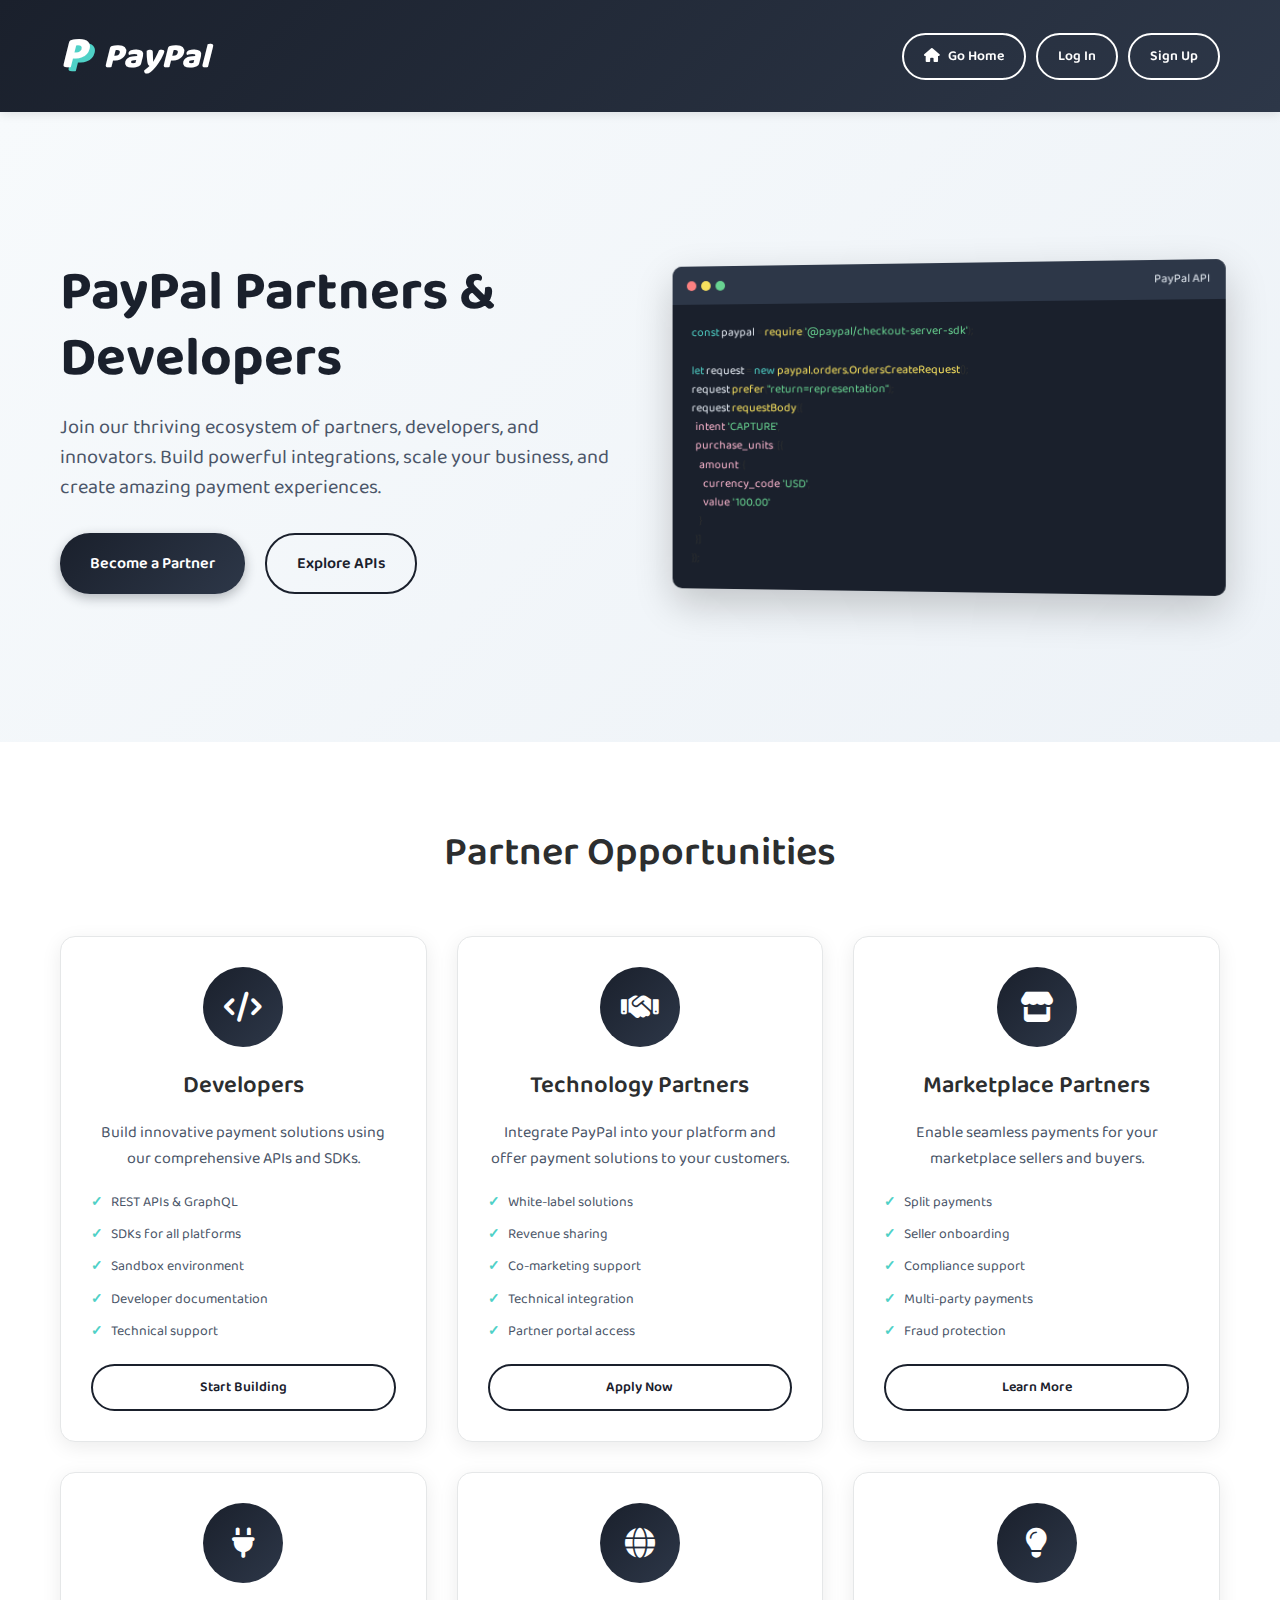
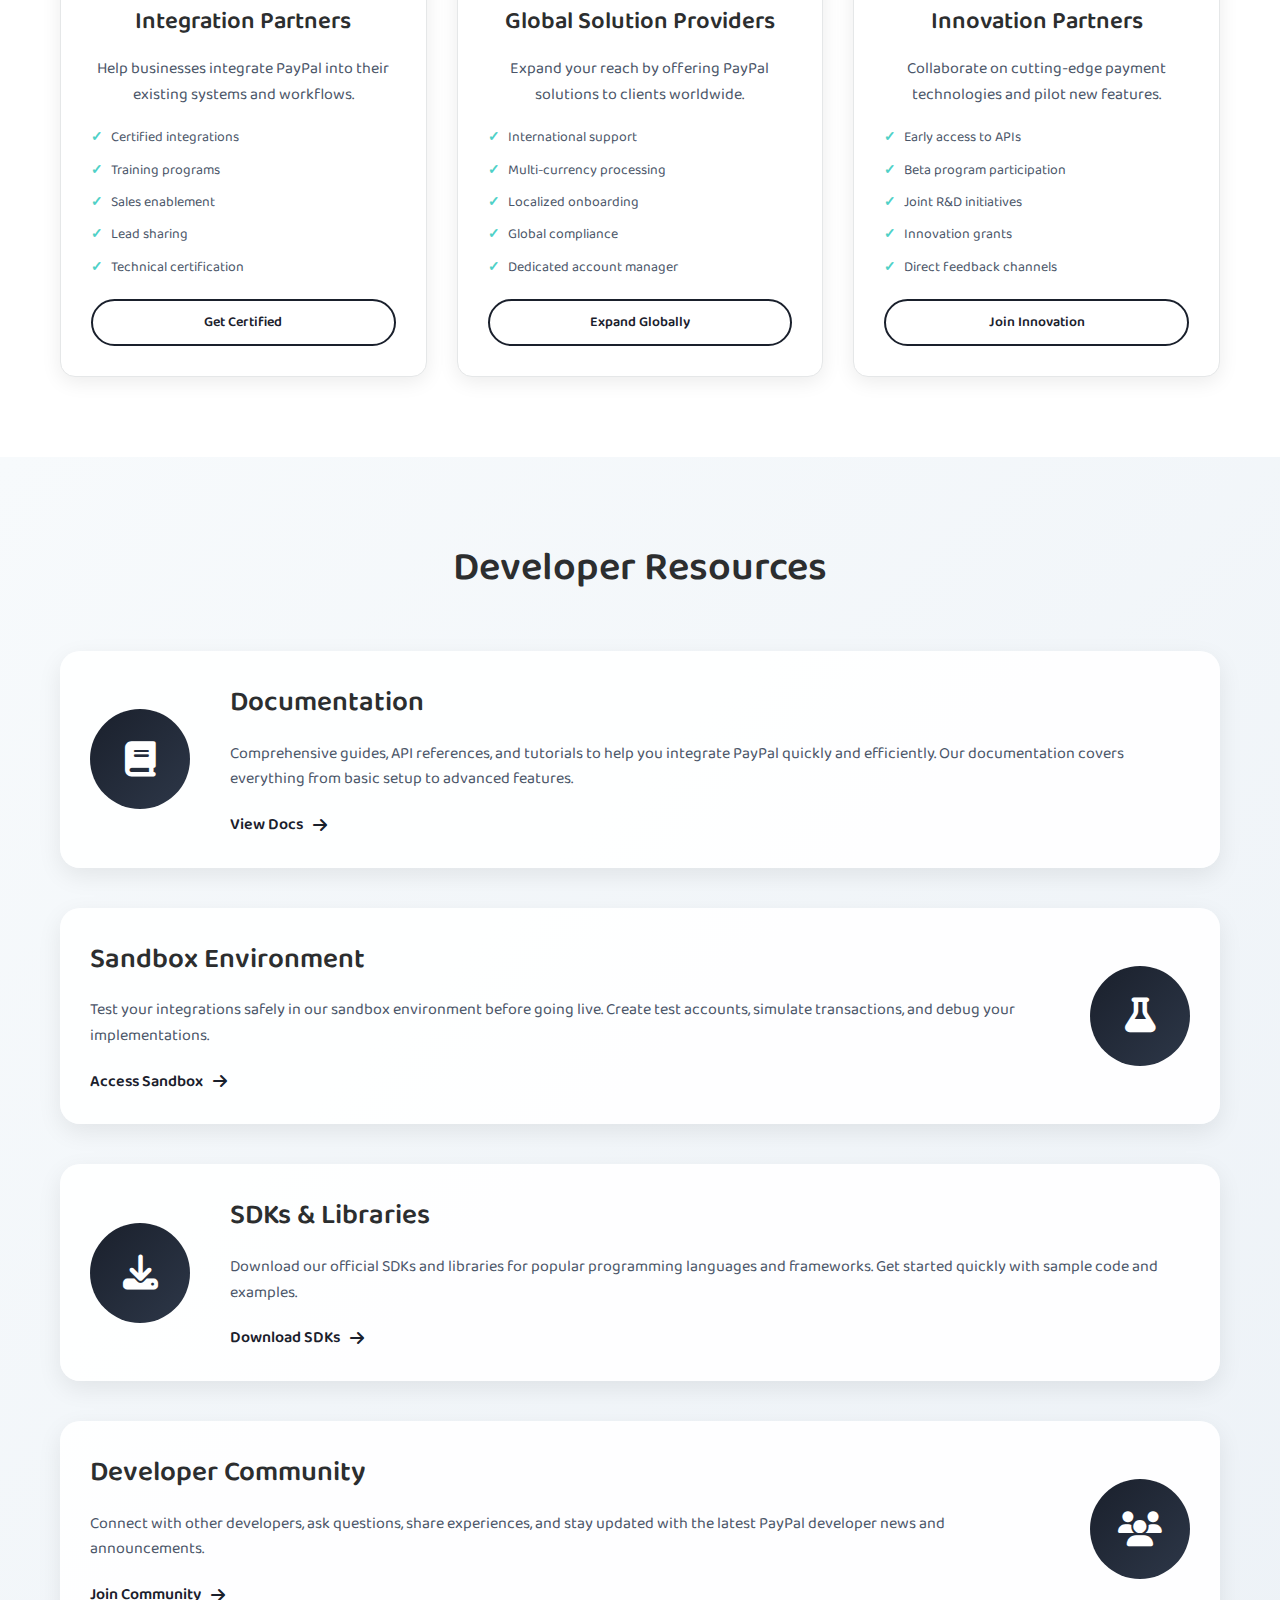
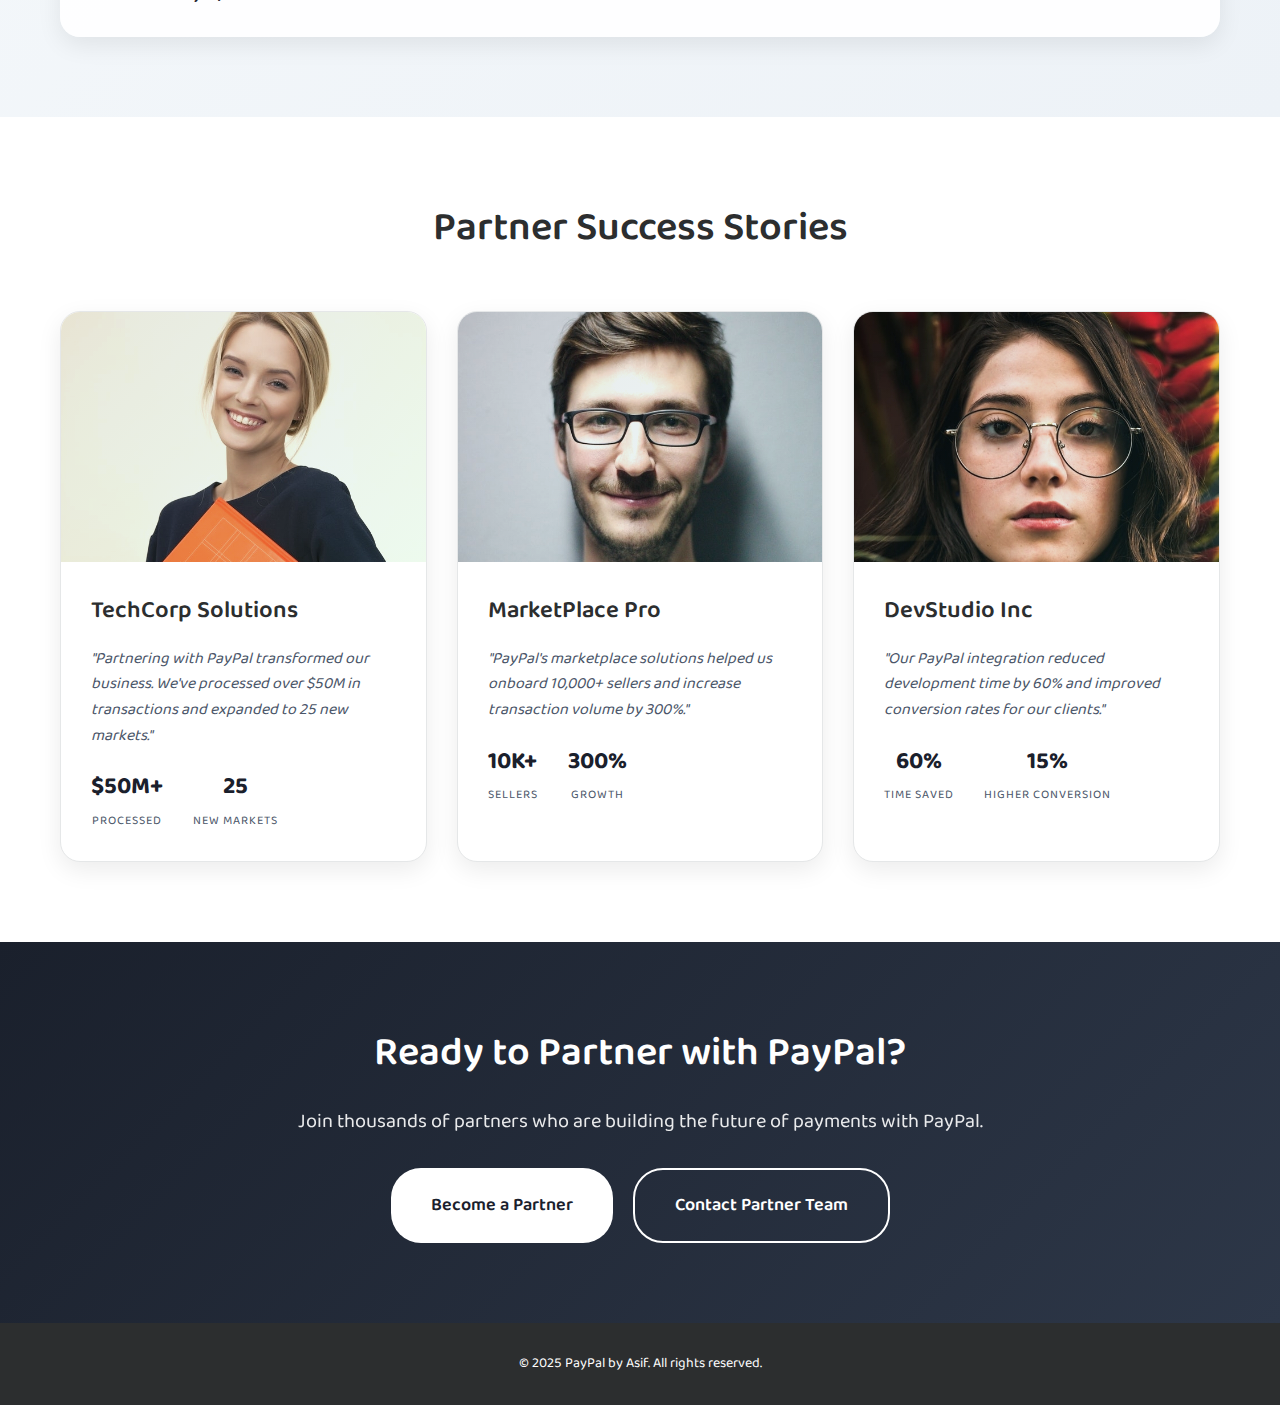
<file: partners.html>
<!DOCTYPE html>
<html lang="en">

<head>
    <meta charset="UTF-8">
    <meta name="viewport" content="width=device-width, initial-scale=1.0">
    <meta name="description"
        content="PayPal Partners - Join our ecosystem of developers, integrators, and technology partners.">
    <meta name="keywords" content="PayPal, partners, developers, integrations, API, technology partners">
    <title>PayPal Partners & Developers</title>

    <!-- Favicon -->
    <link rel="icon" type="image/x-icon" href="https://www.paypalobjects.com/webstatic/icon/favicon.ico">
    <link rel="shortcut icon" href="https://www.paypalobjects.com/webstatic/icon/favicon.ico">

    <link rel="stylesheet" href="partners.css">

    <!-- font awesome -->
    <link rel="stylesheet" href="https://cdnjs.cloudflare.com/ajax/libs/font-awesome/6.7.2/css/all.min.css">

    <!-- Google Fonts -->
    <link rel="preconnect" href="https://fonts.googleapis.com">
    <link rel="preconnect" href="https://fonts.gstatic.com" crossorigin>
    <link href="https://fonts.googleapis.com/css2?family=Baloo+Da+2:wght@400..800&display=swap" rel="stylesheet">
</head>

<body>
    <div class="partners-page">
        <!-- Header -->
        <header class="header">
            <div class="header-content">
                <div class="logo">
                    <span class="p-1">P</span>
                    <span class="p-2">P</span>
                    PayPal
                </div>
                <nav class="nav">
                    <button class="nav-btn home-btn">
                        <i class="fas fa-home"></i> Go Home
                    </button>
                    <button class="nav-btn login-btn">Log In</button>
                    <button class="nav-btn signup-btn">Sign Up</button>
                </nav>
            </div>
        </header>

        <!-- Hero Section -->
        <section class="hero">
            <div class="hero-content">
                <div class="hero-text">
                    <h1 class="hero-title">PayPal Partners & Developers</h1>
                    <p class="hero-subtitle">Join our thriving ecosystem of partners, developers, and innovators. Build
                        powerful integrations, scale your business, and create amazing payment experiences.</p>
                    <div class="hero-buttons">
                        <button class="cta-btn primary">Become a Partner</button>
                        <button class="cta-btn secondary">Explore APIs</button>
                    </div>
                </div>
                <div class="hero-visual">
                    <div class="code-snippet">
                        <div class="code-header">
                            <div class="code-dots">
                                <span></span>
                                <span></span>
                                <span></span>
                            </div>
                            <span>PayPal API</span>
                        </div>
                        <div class="code-content">
                            <code>
                                <span class="keyword">const</span> <span class="variable">paypal</span> = <span class="function">require</span>(<span class="string">'@paypal/checkout-server-sdk'</span>);<br><br>
                                <span class="keyword">let</span> <span class="variable">request</span> = <span class="keyword">new</span> <span class="function">paypal.orders.OrdersCreateRequest</span>();<br>
                                <span class="variable">request</span>.<span class="function">prefer</span>(<span class="string">"return=representation"</span>);<br>
                                <span class="variable">request</span>.<span class="function">requestBody</span>({<br>
                                &nbsp;&nbsp;<span class="property">intent</span>: <span class="string">'CAPTURE'</span>,<br>
                                &nbsp;&nbsp;<span class="property">purchase_units</span>: [{<br>
                                &nbsp;&nbsp;&nbsp;&nbsp;<span class="property">amount</span>: {<br>
                                &nbsp;&nbsp;&nbsp;&nbsp;&nbsp;&nbsp;<span class="property">currency_code</span>: <span class="string">'USD'</span>,<br>
                                &nbsp;&nbsp;&nbsp;&nbsp;&nbsp;&nbsp;<span class="property">value</span>: <span class="string">'100.00'</span><br>
                                &nbsp;&nbsp;&nbsp;&nbsp;}<br>
                                &nbsp;&nbsp;}]<br>
                                });
                            </code>
                        </div>
                    </div>
                </div>
            </div>
        </section>

        <!-- Partner Types Section -->
        <section class="partner-types">
            <div class="container">
                <h2 class="section-title">Partner Opportunities</h2>
                <div class="partner-grid">
                    <div class="partner-card">
                        <div class="partner-icon">
                            <i class="fas fa-code"></i>
                        </div>
                        <h3>Developers</h3>
                        <p>Build innovative payment solutions using our comprehensive APIs and SDKs.</p>
                        <ul class="partner-features">
                            <li>REST APIs & GraphQL</li>
                            <li>SDKs for all platforms</li>
                            <li>Sandbox environment</li>
                            <li>Developer documentation</li>
                            <li>Technical support</li>
                        </ul>
                        <button class="partner-btn">Start Building</button>
                    </div>

                    <div class="partner-card">
                        <div class="partner-icon">
                            <i class="fas fa-handshake"></i>
                        </div>
                        <h3>Technology Partners</h3>
                        <p>Integrate PayPal into your platform and offer payment solutions to your customers.</p>
                        <ul class="partner-features">
                            <li>White-label solutions</li>
                            <li>Revenue sharing</li>
                            <li>Co-marketing support</li>
                            <li>Technical integration</li>
                            <li>Partner portal access</li>
                        </ul>
                        <button class="partner-btn">Apply Now</button>
                    </div>

                    <div class="partner-card">
                        <div class="partner-icon">
                            <i class="fas fa-store"></i>
                        </div>
                        <h3>Marketplace Partners</h3>
                        <p>Enable seamless payments for your marketplace sellers and buyers.</p>
                        <ul class="partner-features">
                            <li>Split payments</li>
                            <li>Seller onboarding</li>
                            <li>Compliance support</li>
                            <li>Multi-party payments</li>
                            <li>Fraud protection</li>
                        </ul>
                        <button class="partner-btn">Learn More</button>
                    </div>

                    <div class="partner-card">
                        <div class="partner-icon">
                            <i class="fas fa-plug"></i>
                        </div>
                        <h3>Integration Partners</h3>
                        <p>Help businesses integrate PayPal into their existing systems and workflows.</p>
                        <ul class="partner-features">
                            <li>Certified integrations</li>
                            <li>Training programs</li>
                            <li>Sales enablement</li>
                            <li>Lead sharing</li>
                            <li>Technical certification</li>
                        </ul>
                        <button class="partner-btn">Get Certified</button>
                    </div>

                    <div class="partner-card">
                        <div class="partner-icon">
                            <i class="fas fa-globe"></i>
                        </div>
                        <h3>Global Solution Providers</h3>
                        <p>Expand your reach by offering PayPal solutions to clients worldwide.</p>
                        <ul class="partner-features">
                            <li>International support</li>
                            <li>Multi-currency processing</li>
                            <li>Localized onboarding</li>
                            <li>Global compliance</li>
                            <li>Dedicated account manager</li>
                        </ul>
                        <button class="partner-btn">Expand Globally</button>
                    </div>

                    <div class="partner-card">
                        <div class="partner-icon">
                            <i class="fas fa-lightbulb"></i>
                        </div>
                        <h3>Innovation Partners</h3>
                        <p>Collaborate on cutting-edge payment technologies and pilot new features.</p>
                        <ul class="partner-features">
                            <li>Early access to APIs</li>
                            <li>Beta program participation</li>
                            <li>Joint R&D initiatives</li>
                            <li>Innovation grants</li>
                            <li>Direct feedback channels</li>
                        </ul>
                        <button class="partner-btn">Join Innovation</button>
                    </div>
                </div>
            </div>
        </section>

        <!-- Developer Resources Section -->
        <section class="developer-resources">
            <div class="container">
                <h2 class="section-title">Developer Resources</h2>
                <div class="resources-content">
                    <div class="resource-item">
                        <div class="resource-icon">
                            <i class="fas fa-book"></i>
                        </div>
                        <div class="resource-text">
                            <h3>Documentation</h3>
                            <p>Comprehensive guides, API references, and tutorials to help you integrate PayPal quickly
                                and efficiently. Our documentation covers everything from basic setup to advanced
                                features.</p>
                            <a href="#" class="resource-link">View Docs <i class="fas fa-arrow-right"></i></a>
                        </div>
                    </div>

                    <div class="resource-item">
                        <div class="resource-icon">
                            <i class="fas fa-flask"></i>
                        </div>
                        <div class="resource-text">
                            <h3>Sandbox Environment</h3>
                            <p>Test your integrations safely in our sandbox environment before going live. Create test
                                accounts, simulate transactions, and debug your implementations.</p>
                            <a href="#" class="resource-link">Access Sandbox <i class="fas fa-arrow-right"></i></a>
                        </div>
                    </div>

                    <div class="resource-item">
                        <div class="resource-icon">
                            <i class="fas fa-download"></i>
                        </div>
                        <div class="resource-text">
                            <h3>SDKs & Libraries</h3>
                            <p>Download our official SDKs and libraries for popular programming languages and
                                frameworks. Get started quickly with sample code and examples.</p>
                            <a href="#" class="resource-link">Download SDKs <i class="fas fa-arrow-right"></i></a>
                        </div>
                    </div>

                    <div class="resource-item">
                        <div class="resource-icon">
                            <i class="fas fa-users"></i>
                        </div>
                        <div class="resource-text">
                            <h3>Developer Community</h3>
                            <p>Connect with other developers, ask questions, share experiences, and stay updated with
                                the latest PayPal developer news and announcements.</p>
                            <a href="#" class="resource-link">Join Community <i class="fas fa-arrow-right"></i></a>
                        </div>
                    </div>
                </div>
            </div>
        </section>

        <!-- Success Stories Section -->
        <section class="success-stories">
            <div class="container">
                <h2 class="section-title">Partner Success Stories</h2>
                <div class="stories-grid">
                    <div class="story-card">
                        <div class="story-image">
                            <img src="images/person-1.jpg" alt="Partner Success Story">
                        </div>
                        <div class="story-content">
                            <h3>TechCorp Solutions</h3>
                            <p>"Partnering with PayPal transformed our business. We've processed over $50M in
                                transactions and expanded to 25 new markets."</p>
                            <div class="story-stats">
                                <div class="stat">
                                    <span class="stat-number">$50M+</span>
                                    <span class="stat-label">Processed</span>
                                </div>
                                <div class="stat">
                                    <span class="stat-number">25</span>
                                    <span class="stat-label">New Markets</span>
                                </div>
                            </div>
                        </div>
                    </div>

                    <div class="story-card">
                        <div class="story-image">
                            <img src="images/person-2.jpg" alt="Partner Success Story">
                        </div>
                        <div class="story-content">
                            <h3>MarketPlace Pro</h3>
                            <p>"PayPal's marketplace solutions helped us onboard 10,000+ sellers and increase
                                transaction volume by 300%."</p>
                            <div class="story-stats">
                                <div class="stat">
                                    <span class="stat-number">10K+</span>
                                    <span class="stat-label">Sellers</span>
                                </div>
                                <div class="stat">
                                    <span class="stat-number">300%</span>
                                    <span class="stat-label">Growth</span>
                                </div>
                            </div>
                        </div>
                    </div>

                    <div class="story-card">
                        <div class="story-image">
                            <img src="images/person-3.jpg" alt="Partner Success Story">
                        </div>
                        <div class="story-content">
                            <h3>DevStudio Inc</h3>
                            <p>"Our PayPal integration reduced development time by 60% and improved conversion rates for
                                our clients."</p>
                            <div class="story-stats">
                                <div class="stat">
                                    <span class="stat-number">60%</span>
                                    <span class="stat-label">Time Saved</span>
                                </div>
                                <div class="stat">
                                    <span class="stat-number">15%</span>
                                    <span class="stat-label">Higher Conversion</span>
                                </div>
                            </div>
                        </div>
                    </div>
                </div>
            </div>
        </section>

        <!-- CTA Section -->
        <section class="cta-section">
            <div class="container">
                <h2>Ready to Partner with PayPal?</h2>
                <p>Join thousands of partners who are building the future of payments with PayPal.</p>
                <div class="cta-buttons">
                    <button class="cta-btn">Become a Partner</button>
                    <button class="cta-btn secondary">Contact Partner Team</button>
                </div>
            </div>
        </section>

        <!-- Footer -->
        <footer class="footer">
            <div class="container">
                <p>&copy; 2025 PayPal by Asif. All rights reserved.</p>


            </div>
        </footer>
    </div>

    <script src="script.js"></script>
</body>

</html>
</file>
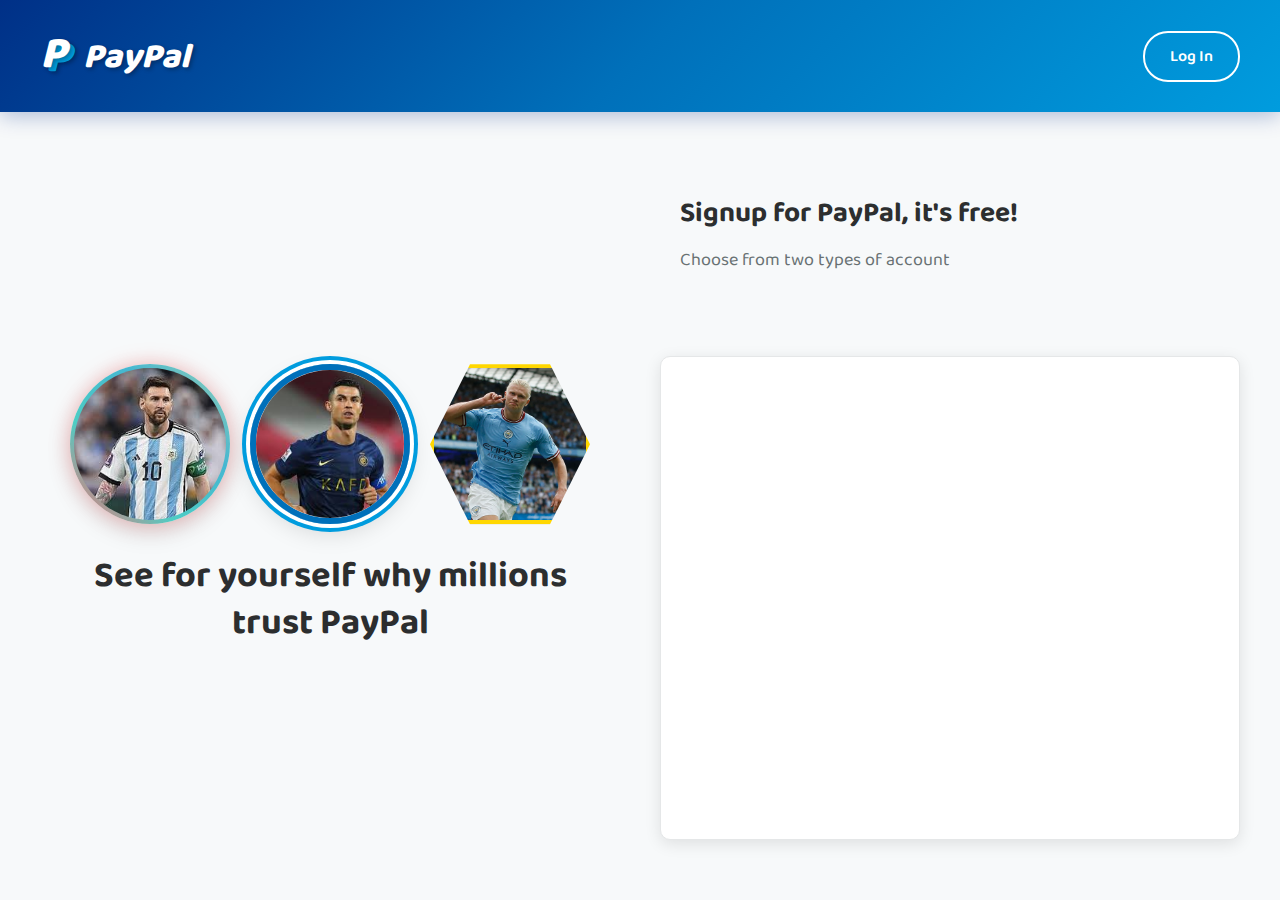
<file: signup.html>
<!DOCTYPE html>
<html lang="en">

<head>
    <meta charset="UTF-8">
    <meta name="viewport" content="width=device-width, initial-scale=1.0">
    <meta name="description"
        content="PayPal is the faster, safer way to send money, make an online payment, receive money or set up a merchant account.">
    <meta name="keywords" content="PayPal, online payment, send money, receive money, merchant account">
    <title>Sign Up to PayPal</title>

    <!-- Favicon -->
    <link rel="icon" type="image/x-icon" href="https://www.paypalobjects.com/webstatic/icon/favicon.ico">
    <link rel="shortcut icon" href="https://www.paypalobjects.com/webstatic/icon/favicon.ico">

    <link rel="stylesheet" href="signup.css">

    <!-- font awesome -->
    <link rel="stylesheet" href="https://cdnjs.cloudflare.com/ajax/libs/font-awesome/6.7.2/css/all.min.css">

    <!-- Google Fonts -->
    <link rel="preconnect" href="https://fonts.googleapis.com">
    <link rel="preconnect" href="https://fonts.gstatic.com" crossorigin>
    <link href="https://fonts.googleapis.com/css2?family=Baloo+Da+2:wght@400..800&display=swap" rel="stylesheet">
</head>

<body>
    <div class="signup-page">
        <div class="signup-page-top">
            <div class="signup-page-logo">
                <span class="p-1">P</span>
                <span class="p-2">P</span>
                PayPal
            </div>

            <button>Log In</button>
        </div>

        <div class="signup-page-content">
            <div class="signup-page-content-left">
                <div class="content-left-images">
                    <img src="images/Messi.jpeg" alt="Person 1">
                    <img src="images/Ronaldo.jpeg" alt="Person 2">
                    <img src="images/Haaland.jpeg" alt="Person 3">
                </div>

                <h1>See for yourself why millions trust PayPal</h1>
            </div>

            <div class="signup-page-content-right">
                <h3>Signup for PayPal, it's free!</h3>
                <h4>Choose from two types of account</h4>
            </div>

            <form class="signup-page-form">
                <div class="input-group">
                    <input type="radio" name="checkbox">

                    <div class="option">
                        <h3>Personal Account</h3>
                        <p>For individuals who want to shop online, send money to friends and family, and more.</p>
                    </div>
                </div>

                <div class="input-group">
                    <input type="radio" name="checkbox">

                    <div class="option">
                        <h3>Business Account</h3>
                        <p>For businesses and merchants who want to accept payments online and manage their finances.
                        </p>
                    </div>
                </div> <button type="button" class="blue-btn">Continue</button>
            </form>
        </div>
    </div>

    <script src="script.js"></script>
</body>

</html>
</file>
<file: style.css>
/* Common Style */
* {
  margin: 0;
  padding: 0;
  box-sizing: border-box;
  text-decoration: none;
  list-style-type: none;
  outline: none;
  font-family: "Baloo Da 2", cursive;
}

html {
  font-size: 62.5%;
}

.blue-btn {
  width: 35rem;
  height: 5rem;
  background-color: #036bb1;
  color: #fff;
  font-size: 1.8rem;
  border: none;
  border-radius: 3rem;
  font-weight: 600;
  cursor: pointer;
  transition: all 0.3s ease;
}

.blue-btn:hover {
  background-color: #024a7a;
  transform: translateY(-2px);
  box-shadow: 0 4px 15px rgba(3, 107, 177, 0.4);
}

/* End of Common Style */

/* Section 1 */
.section-1 {
  width: 100%;
  height: 65vh;
  background: linear-gradient(
      to top,
      rgba(38, 38, 38, 0.7),
      rgba(38, 38, 38, 0.6)
    ),
    url(images/bg.jpg) center no-repeat;
  background-size: cover;
  position: relative;
}

.navbar-wrapper {
  width: 100%;
  height: 8rem;
  border-bottom: 0.1rem solid #aaa;
  display: flex;
  justify-content: center;
}

.navbar {
  height: 100%;
  width: 120rem;
  display: flex;
  justify-content: space-between;
  align-items: center;
}

.navbar-logo {
  font-size: 3.5rem;
  font-style: italic;
  font-weight: 800;
  color: #fff;
  position: relative;
}

.p-1 {
  font-size: 4.5rem;
  margin-right: 1rem;
  position: relative;
  z-index: 10;
  color: #036bb1;
  transition: color 0.3s ease;
}

.p-2 {
  font-size: 4.5rem;
  color: #024a7a;
  position: absolute;
  top: 0.5rem;
  left: 0.6rem;
  transition: color 0.3s ease;
}

.navbar-wrapper.dropdown-active .p-1 {
  color: #fff;
}

.navbar-wrapper.dropdown-active .p-2 {
  color: #bbb;
}

.nav-list {
  display: flex;
}

.nav-list-item {
  height: 8rem;
  padding: 2rem;
  display: flex;
  align-items: center;
  transition: box-shadow 0.4s ease-in-out;
}

.nav-list-item:hover {
  box-shadow: inset 0 -0.2rem 0 #fff;
}

.nav-dropdown {
  width: 100%;
  height: 20rem;
  background: linear-gradient(to right, #066399, #2f8fdf, #066399);
  position: absolute;
  top: 8rem;
  left: 0;
  z-index: 100;
  padding: 0 30rem;
  display: flex;
  justify-content: center;
  flex-wrap: wrap;
  opacity: 0;
  visibility: hidden;
  transform: translateY(-10px);
  transition: all 0.3s ease-in-out;
}

.nav-dropdown.show {
  opacity: 1;
  visibility: visible;
  transform: translateY(0);
}

.nav-dropdown-item {
  width: 25rem;
  margin: 2rem 10rem;
  display: flex;
  flex-direction: column;
}

.nav-dropdown-link-1 {
  font-size: 1.6rem;
  color: #fff;
  transition: text-shadow 0.2s, transform 0.2s;
}

.nav-dropdown-link-1:hover {
  text-decoration: underline;
  text-shadow: 0 2px 8px rgba(3, 107, 177, 0.3);
  transform: translateY(-2px);
}

.nav-dropdown-link-2 {
  font-size: 1.4rem;
  color: #d8d7d7;
  transition: text-shadow 0.2s, transform 0.2s;
}

.nav-dropdown-link-2:hover {
  text-decoration: underline;
  text-shadow: 0 2px 8px rgba(3, 107, 177, 0.2);
  transform: translateY(-2px);
}

.nav-list-link {
  width: 100%;
  height: 100%;
  font-size: 1.7rem;
  font-weight: 400;
  text-transform: uppercase;
  color: #fff;
  display: flex;
  align-items: center;
}

.nav-list-link i {
  font-size: 1.5rem;
  margin-left: 0.5rem;
  transition: transform 0.3s ease-in-out;
}

.nav-list-item:hover .nav-list-link .fa-chevron-down {
  transform: rotateZ(180deg);
}

.navbar-btn {
  width: 8rem;
  padding: 0.7rem;
  margin: 0.3rem;
  border: 0.1rem solid #fff;
  border-radius: 3rem;
  cursor: pointer;
  font-size: 1.4rem;
  transition: all 0.3s ease;
}

.navbar-btn:nth-child(1) {
  background-color: transparent;
  color: #fff;
}

.navbar-btn:nth-child(1):hover {
  background-color: #036bb1;
  border-color: #000;
  color: #000;
  transform: translateY(-2px);
  box-shadow: 0 2px 10px rgba(255, 255, 255, 0.3);
  font-weight: 600;
}

.navbar-btn:nth-child(2) {
  background-color: #fff;
  color: #262626;
  border-color: black;
}

.navbar-btn:nth-child(2):hover {
  background-color: #036bb1;
  border-color: #fff;
  color: #fff;
  transform: translateY(-2px);
  box-shadow: 0 2px 10px rgba(3, 107, 177, 0.3);
  font-weight: 600;
}

.banner {
  width: 100%;
  position: absolute;
  top: 25%;
  text-align: center;
}

.banner-heading {
  font-size: 6rem;
  font-weight: 300;
  color: #fff;
  margin-bottom: 3rem;
}

.banner-paragraph {
  font-size: 1.8rem;
  color: #fff;
  width: 50%;
  margin: 0 auto 4rem auto;
}

/* End Section 1 */

/* Section 2 */

.section-2 {
  width: 100%;
  padding: 10rem 0 15rem 0;
  display: flex;
  flex-direction: column;
  align-items: center;
}

.section-2-heading {
  font-size: 5rem;
  font-weight: 300;
  color: #333;
  margin-bottom: 3rem;
}

.services {
  display: flex;
  align-items: stretch;
}

.service {
  width: 35rem;
  text-align: center;
  margin: 0 5rem;
  display: flex;
  flex-direction: column;
}

.service i {
  font-size: 6rem;
  color: #229fe7;
  margin: 2rem 0;
}

.service-heading {
  font-size: 3rem;
  font-weight: 300;
  margin-bottom: 1rem;
}

.service-paragraph {
  font-size: 1.5rem;
  font-weight: 600;
  margin-bottom: auto;
  line-height: 1.2;
  flex-grow: 1;
}

.service-btn {
  width: 20rem;
  padding: 1.5rem;
  background-color: transparent;
  border-radius: 3rem;
  border: 0.1rem solid #036bb1;
  color: #036bb1;
  font-size: 1.5rem;
  font-weight: bold;
  cursor: pointer;
  margin: 2rem auto 0 auto;
  align-self: center;
  transition: all 0.3s ease;
}

.service-btn:hover {
  background-color: #036bb1;
  color: #fff;
  transform: translateY(-3px);
  box-shadow: 0 6px 20px rgba(3, 107, 177, 0.3);
  border-color: #036bb1;
}
/* End Section 2 */

/* Section 3 */

.section-3 {
  width: 100%;
  padding: 8rem 0;
  background: linear-gradient(
    135deg,
    rgba(3, 33, 129, 0.95) 0%,
    rgba(9, 67, 153, 0.9) 25%,
    rgba(34, 159, 231, 0.85) 50%,
    rgba(9, 67, 153, 0.9) 75%,
    rgba(4, 32, 124, 0.95) 100%
  );
  background-size: 400% 400%;
  animation: gradientShift 15s ease infinite;
  color: #fff;
  display: flex;
  flex-direction: column;
  align-items: center;
  position: relative;
  overflow: hidden;
}

.section-3::before {
  content: "";
  position: absolute;
  top: 0;
  left: 0;
  right: 0;
  bottom: 0;
  background: radial-gradient(
    ellipse at center,
    rgba(255, 255, 255, 0.05) 0%,
    transparent 70%
  );
  pointer-events: none;
}

@keyframes gradientShift {
  0% {
    background-position: 0% 50%;
  }
  50% {
    background-position: 100% 50%;
  }
  100% {
    background-position: 0% 50%;
  }
}

.section-3-heading {
  font-size: 5rem;
  font-weight: 300;
  margin-bottom: 6rem;
  text-shadow: 0 4px 20px rgba(0, 0, 0, 0.3);
  position: relative;
  z-index: 1;
  opacity: 0;
  transform: translateY(30px);
  transition: all 1s ease;
}

.section-3-heading.animate {
  opacity: 1;
  transform: translateY(0);
}

@keyframes fadeInUp {
  to {
    opacity: 1;
    transform: translateY(0);
  }
}

.features {
  width: 80%;
  max-width: 120rem;
  display: flex;
  flex-wrap: wrap;
  gap: 3rem;
  justify-content: center;
  position: relative;
  z-index: 1;
}

.feature {
  width: calc(33.333% - 2rem);
  min-width: 30rem;
  text-align: center;
  padding: 3rem 2rem;
  margin-bottom: 2rem;
  background: rgba(255, 255, 255, 0.08);
  backdrop-filter: blur(10px);
  border: 1px solid rgba(255, 255, 255, 0.1);
  border-radius: 2rem;
  transition: all 0.15s ease-out;
  opacity: 0;
  transform: translateY(50px) scale(0.9);
  position: relative;
  overflow: hidden;
}

.feature.animate {
  opacity: 1;
  transform: translateY(0) scale(1);
  transition: opacity 0.6s cubic-bezier(0.175, 0.885, 0.32, 1.275),
    transform 0.6s cubic-bezier(0.175, 0.885, 0.32, 1.275);
}

.feature.animate:hover {
  transition: all 0.15s ease-out;
}

.feature:nth-child(1).animate {
  transition-delay: 0.2s;
}
.feature:nth-child(2).animate {
  transition-delay: 0.4s;
}
.feature:nth-child(3).animate {
  transition-delay: 0.6s;
}
.feature:nth-child(4).animate {
  transition-delay: 0.8s;
}
.feature:nth-child(5).animate {
  transition-delay: 1s;
}
.feature:nth-child(6).animate {
  transition-delay: 1.2s;
}

@keyframes featureSlideIn {
  to {
    opacity: 1;
    transform: translateY(0) scale(1);
  }
}

.feature::before {
  content: "";
  position: absolute;
  top: 0;
  left: -100%;
  width: 100%;
  height: 100%;
  background: linear-gradient(
    90deg,
    transparent,
    rgba(255, 255, 255, 0.1),
    transparent
  );
  transition: left 0.6s ease;
}

.feature:hover::before {
  left: 100%;
}

.feature:hover {
  transform: translateY(-10px) scale(1.02);
  background: rgba(255, 255, 255, 0.12);
  box-shadow: 0 20px 40px rgba(0, 0, 0, 0.2), 0 0 0 1px rgba(255, 255, 255, 0.2),
    inset 0 1px 0 rgba(255, 255, 255, 0.2);
  border-color: rgba(255, 255, 255, 0.2);
}

.feature-heading {
  font-size: 2.8rem;
  font-weight: 500;
  margin-bottom: 1.5rem;
  background: linear-gradient(135deg, #ffffff, #e0f2ff);
  -webkit-background-clip: text;
  -webkit-text-fill-color: transparent;
  background-clip: text;
  position: relative;
  transition: all 0.3s ease;
}

.feature:hover .feature-heading {
  transform: scale(1.05);
  text-shadow: 0 2px 10px rgba(255, 255, 255, 0.3);
}

.feature-heading::after {
  content: "";
  position: absolute;
  bottom: -0.5rem;
  left: 0;
  right: 0;
  height: 0.2rem;
  background: linear-gradient(90deg, #229fe7, #66c2ff);
  border-radius: 1rem;
  transform: scaleX(0);
  transition: transform 0.3s ease;
}

.feature:hover .feature-heading::after {
  transform: scaleX(1);
}

.feature-paragraph {
  font-size: 1.6rem;
  font-weight: 400;
  line-height: 1.6;
  color: rgba(255, 255, 255, 0.9);
  transition: all 0.3s ease;
  margin-top: 2rem;
}

.feature:hover .feature-paragraph {
  color: #ffffff;
  transform: translateY(-2px);
}

/* Responsive adjustments */
@media (max-width: 768px) {
  .feature {
    width: calc(50% - 1.5rem);
    min-width: 25rem;
  }

  .section-3-heading {
    font-size: 4rem;
  }
}

@media (max-width: 480px) {
  .feature {
    width: 100%;
    min-width: auto;
  }

  .features {
    width: 90%;
    gap: 2rem;
  }

  .section-3-heading {
    font-size: 3.5rem;
  }
}
/* End Section 3 */

/* Section 4 */

.section-4 {
  width: 100%;
  padding: 10rem 0;
  background: linear-gradient(135deg, #f8fbff 0%, #ffffff 50%, #f0f7ff 100%);
  position: relative;
  overflow: hidden;
  display: flex;
  flex-direction: column;
  align-items: center;
}

.section-4::before {
  content: "";
  position: absolute;
  top: 0;
  left: 0;
  right: 0;
  bottom: 0;
  background: radial-gradient(
      ellipse at 20% 80%,
      rgba(3, 107, 177, 0.03) 0%,
      transparent 50%
    ),
    radial-gradient(
      ellipse at 80% 20%,
      rgba(34, 159, 231, 0.05) 0%,
      transparent 50%
    );
  pointer-events: none;
}

.section-4-heading {
  font-size: 5rem;
  font-weight: 400;
  color: #333;
  margin-bottom: 5rem;
  text-align: center;
  position: relative;
  z-index: 1;
  opacity: 0;
  transform: translateY(30px);
  transition: all 1s ease;
}

.section-4-heading.animate {
  opacity: 1;
  transform: translateY(0);
}

.section-4-content {
  display: flex;
  align-items: center;
  gap: 6rem;
  max-width: 120rem;
  width: 90%;
  position: relative;
  z-index: 1;
}

.section-4-img-wrapper {
  width: 50rem;
  opacity: 0;
  transform: translateX(-50px);
  transition: all 1s ease;
}

.section-4-img-wrapper.animate {
  opacity: 1;
  transform: translateX(0);
}

.section-4-img-wrapper img {
  width: 100%;
  filter: drop-shadow(0 20px 40px rgba(3, 107, 177, 0.1));
  transition: all 0.3s ease;
}

.section-4-img-wrapper:hover img {
  transform: translateY(-5px) scale(1.02);
  filter: drop-shadow(0 25px 50px rgba(3, 107, 177, 0.15));
}

@keyframes slideInLeft {
  to {
    opacity: 1;
    transform: translateX(0);
  }
}

.section-4-list {
  flex: 1;
  margin-top: 2rem;
  opacity: 0;
  transform: translateX(50px);
  transition: all 1s ease;
}

.section-4-list.animate {
  opacity: 1;
  transform: translateX(0);
}

@keyframes slideInRight {
  to {
    opacity: 1;
    transform: translateX(0);
  }
}

.section-4-list-item {
  font-size: 1.6rem;
  font-weight: 600;
  display: flex;
  align-items: center;
  margin-bottom: 3rem;
  padding: 2rem;
  border-radius: 1.5rem;
  transition: all 0.3s ease;
  position: relative;
  background: rgba(255, 255, 255, 0.6);
  backdrop-filter: blur(10px);
  border: 1px solid rgba(3, 107, 177, 0.1);
}

.section-4-list-item:hover {
  transform: translateX(10px);
  background: rgba(255, 255, 255, 0.8);
  box-shadow: 0 10px 30px rgba(3, 107, 177, 0.1);
  border-color: rgba(3, 107, 177, 0.2);
}

.section-4-list-item::before {
  content: "";
  position: absolute;
  left: 0;
  top: 50%;
  transform: translateY(-50%);
  width: 0.4rem;
  height: 0;
  background: linear-gradient(to bottom, #036bb1, #229fe7);
  border-radius: 0.2rem;
  transition: height 0.3s ease;
}

.section-4-list-item:hover::before {
  height: 60%;
}

.number {
  width: 4.5rem;
  height: 4.5rem;
  background: linear-gradient(135deg, #036bb1, #229fe7);
  color: #fff;
  border: none;
  border-radius: 50%;
  margin-right: 2rem;
  display: flex;
  justify-content: center;
  align-items: center;
  font-size: 1.8rem;
  font-weight: bold;
  position: relative;
  box-shadow: 0 4px 15px rgba(3, 107, 177, 0.3);
  transition: all 0.6s cubic-bezier(0.25, 0.46, 0.45, 0.94);
}

.number::before {
  content: "";
  position: absolute;
  top: -0.3rem;
  left: -0.3rem;
  right: -0.3rem;
  bottom: -0.3rem;
  background: linear-gradient(135deg, #036bb1, #229fe7);
  border-radius: 50%;
  z-index: -1;
  opacity: 0;
  transition: opacity 0.3s ease;
}

.section-4-list-item:hover .number {
  transform: scale(1.1) rotateY(360deg);
  box-shadow: 0 6px 20px rgba(3, 107, 177, 0.4);
}

.section-4-list-item:hover .number::before {
  opacity: 0.3;
}

.section-4-list-item span:not(.number) {
  flex: 1;
  line-height: 1.6;
  transition: color 0.3s ease;
}

.section-4-list-item:hover span:not(.number) {
  color: #036bb1;
}

.section-4-list-item a {
  color: #036bb1;
  font-weight: bold;
  text-decoration: none;
  position: relative;
  transition: all 0.3s ease;
}

.section-4-list-item a::after {
  content: "";
  position: absolute;
  bottom: -0.2rem;
  left: 0;
  width: 0;
  height: 0.2rem;
  background: linear-gradient(90deg, #036bb1, #229fe7);
  transition: width 0.3s ease;
}

.section-4-list-item a:hover {
  color: #229fe7;
  transform: translateY(-2px);
}

.section-4-list-item a:hover::after {
  width: 100%;
}

/* Progress line connecting steps */
.section-4-list::before {
  content: "";
  position: absolute;
  left: 4.25rem;
  top: 6rem;
  bottom: 6rem;
  width: 0.2rem;
  background: linear-gradient(to bottom, #036bb1, #229fe7);
  opacity: 0.3;
  z-index: -1;
}

/* Responsive adjustments */
@media (max-width: 1024px) {
  .section-4-content {
    flex-direction: column;
    gap: 4rem;
  }

  .section-4-img-wrapper {
    width: 40rem;
  }

  .section-4-list {
    width: 100%;
    max-width: 60rem;
  }
}

@media (max-width: 768px) {
  .section-4-heading {
    font-size: 4rem;
  }

  .section-4-img-wrapper {
    width: 30rem;
  }

  .section-4-list-item {
    font-size: 1.4rem;
    padding: 1.5rem;
    margin-bottom: 2rem;
  }

  .number {
    width: 4rem;
    height: 4rem;
    font-size: 1.6rem;
    margin-right: 1.5rem;
  }
}

@media (max-width: 480px) {
  .section-4-content {
    width: 95%;
    gap: 3rem;
  }

  .section-4-heading {
    font-size: 3.5rem;
  }

  .section-4-img-wrapper {
    width: 25rem;
  }

  .section-4-list-item {
    font-size: 1.3rem;
    padding: 1.2rem;
  }
}
/* End Section 4 */

/* Section 5 */

.section-5 {
  width: 100%;
  background: linear-gradient(135deg, #f8fbff 0%, #ffffff 50%, #f0f7ff 100%);
  position: relative;
  overflow: hidden;
}

.section-5::before {
  content: "";
  position: absolute;
  top: 0;
  left: 0;
  right: 0;
  bottom: 0;
  background: radial-gradient(
      ellipse at 30% 70%,
      rgba(3, 107, 177, 0.02) 0%,
      transparent 60%
    ),
    radial-gradient(
      ellipse at 70% 30%,
      rgba(34, 159, 231, 0.03) 0%,
      transparent 60%
    );
  pointer-events: none;
}

.section-5-top {
  width: 100%;
  padding: 8rem 0;
  text-align: center;
  position: relative;
  z-index: 1;
  background: linear-gradient(to left, #f8f9fa 0%, #e5e7eb 40%, #b4d8f8 100%),
    linear-gradient(to left, #ffffff 0%, #f8fbff 50%, #d0e6fa 100%);
  background-blend-mode: lighten;
  backdrop-filter: blur(15px);
  border-bottom: 1px solid rgba(3, 107, 177, 0.1);
}

.section-5-top-heading {
  font-size: 4.5rem;
  font-weight: 400;
  color: #333;
  margin-bottom: 2rem;
  text-shadow: 0 2px 15px rgba(3, 107, 177, 0.1);
  opacity: 0;
  transform: translateY(30px);
  animation: fadeInUp 1s ease forwards 0.3s;
}

.section-5-top .blue-btn {
  opacity: 0;
  transform: translateY(20px) scale(0.95);
  animation: buttonFadeIn 1s ease forwards 0.6s;
  box-shadow: 0 8px 25px rgba(3, 107, 177, 0.2);
}

.section-5-top .blue-btn:hover {
  transform: translateY(-3px) scale(1.02);
  box-shadow: 0 12px 35px rgba(3, 107, 177, 0.3);
}

@keyframes buttonFadeIn {
  to {
    opacity: 1;
    transform: translateY(0) scale(1);
  }
}

.footer {
  width: 100%;
  padding: 5rem 0 3rem 0;
  background: linear-gradient(
    135deg,
    #024a7a 0%,
    #036bb1 25%,
    #229fe7 50%,
    #036bb1 75%,
    #024a7a 100%
  );
  background-size: 400% 400%;
  animation: gradientShift 20s ease infinite;
  position: relative;
  z-index: 1;
  border-top: 1px solid rgba(255, 255, 255, 0.2);
}

.footer::before {
  content: "";
  position: absolute;
  top: 0;
  left: 0;
  right: 0;
  bottom: 0;
  background: radial-gradient(
      ellipse at 30% 70%,
      rgba(255, 255, 255, 0.05) 0%,
      transparent 60%
    ),
    radial-gradient(
      ellipse at 70% 30%,
      rgba(255, 255, 255, 0.03) 0%,
      transparent 60%
    );
  pointer-events: none;
}

.footer-top {
  width: 80%;
  max-width: 120rem;
  margin: 0 auto;
  display: flex;
  justify-content: space-between;
  align-items: flex-start;
  padding-bottom: 3rem;
  border-bottom: 2px solid rgba(255, 255, 255, 0.2);
  position: relative;
}

.footer-top::after {
  content: "";
  position: absolute;
  bottom: -2px;
  left: 50%;
  transform: translateX(-50%);
  width: 10rem;
  height: 2px;
  background: linear-gradient(90deg, #ffffff, rgba(255, 255, 255, 0.8));
  border-radius: 1px;
}

.footer-list {
  display: flex;
  flex-direction: column;
  gap: 1.5rem;
}

.footer-list:first-child {
  align-items: flex-start;
}

.footer-list:last-child {
  align-items: flex-end;
}

.footer-list li {
  list-style: none;
  transition: transform 0.3s ease;
}

.footer-list li:hover {
  transform: translateX(5px);
}

.footer-list:last-child li:hover {
  transform: translateX(-5px);
}

.footer-list a {
  font-size: 1.6rem;
  font-weight: 500;
  color: rgba(255, 255, 255, 0.9);
  text-decoration: none;
  transition: all 0.3s ease;
  position: relative;
  padding: 0.5rem 0;
}

.footer-list a::after {
  content: "";
  position: absolute;
  bottom: 0;
  left: 0;
  width: 0;
  height: 2px;
  background: linear-gradient(90deg, #ffffff, rgba(255, 255, 255, 0.8));
  transition: width 0.3s ease;
}

.footer-list a:hover {
  color: #ffffff;
  transform: translateY(-2px);
}

.footer-list a:hover::after {
  width: 100%;
}

.footer-list img {
  width: 4rem;
  height: auto;
  border-radius: 0.5rem;
  transition: all 0.3s ease;
  box-shadow: 0 2px 10px rgba(0, 0, 0, 0.1);
}

.footer-list img:hover {
  transform: scale(1.1) rotate(5deg);
  box-shadow: 0 4px 20px rgba(3, 107, 177, 0.2);
}

.footer-bottom {
  width: 80%;
  max-width: 120rem;
  margin: 3rem auto 0;
  display: flex;
  justify-content: space-between;
  align-items: center;
  flex-wrap: wrap;
  gap: 2rem;
}

.copyright {
  font-size: 1.6rem;
  font-weight: 500;
  color: rgba(255, 255, 255, 0.8);
  letter-spacing: 0.05rem;
}

.footer-social {
  display: flex;
  align-items: center;
  gap: 2rem;
}

.footer-social a {
  display: flex;
  align-items: center;
  justify-content: center;
  width: 4.5rem;
  height: 4.5rem;
  background: rgba(255, 255, 255, 0.2);
  border-radius: 50%;
  transition: all 0.3s ease;
  position: relative;
  overflow: hidden;
  border: 1px solid rgba(255, 255, 255, 0.3);
}

.footer-social a::before {
  content: "";
  position: absolute;
  top: 0;
  left: -100%;
  width: 100%;
  height: 100%;
  background: linear-gradient(
    90deg,
    transparent,
    rgba(255, 255, 255, 0.3),
    transparent
  );
  transition: left 0.6s ease;
}

.footer-social a:hover::before {
  left: 100%;
}

.footer-social i {
  font-size: 2rem;
  color: rgba(255, 255, 255, 0.9);
  transition: all 0.3s ease;
  z-index: 1;
}

.footer-social a:hover {
  background: rgba(255, 255, 255, 0.9);
  transform: translateY(-3px) scale(1.1);
  box-shadow: 0 8px 25px rgba(0, 0, 0, 0.2);
  border-color: rgba(255, 255, 255, 0.8);
}

.footer-social a:hover i {
  color: #036bb1;
  transform: scale(1.1);
}

/* Responsive adjustments */
@media (max-width: 1024px) {
  .footer-top {
    width: 90%;
    flex-direction: column;
    gap: 3rem;
    text-align: center;
  }

  .footer-list {
    align-items: center !important;
  }

  .footer-bottom {
    width: 90%;
    flex-direction: column;
    text-align: center;
  }
}

@media (max-width: 768px) {
  .section-5-top-heading {
    font-size: 3.5rem;
  }

  .footer-list {
    flex-direction: row;
    flex-wrap: wrap;
    justify-content: center;
    gap: 1rem;
  }

  .footer-social {
    gap: 1.5rem;
  }

  .footer-social a {
    width: 4rem;
    height: 4rem;
  }

  .footer-social i {
    font-size: 1.8rem;
  }
}

@media (max-width: 480px) {
  .section-5-top {
    padding: 6rem 2rem;
  }

  .section-5-top-heading {
    font-size: 3rem;
  }

  .footer {
    padding: 4rem 2rem 2rem;
  }

  .footer-list a {
    font-size: 1.4rem;
  }

  .copyright {
    font-size: 1.2rem;
    text-align: center;
  }
}
/* End Section 5 */
</file>
<file: about.css>
/* About Page Styles */
* {
  margin: 0;
  padding: 0;
  box-sizing: border-box;
  text-decoration: none;
  list-style-type: none;
  outline: none;
  font-family: "Baloo Da 2", cursive;
}

html {
  font-size: 62.5%;
}

body {
  background-color: #f8fbff;
  color: #2c2e2f;
  line-height: 1.6;
}

.container {
  max-width: 120rem;
  margin: 0 auto;
  padding: 0 2rem;
}

/* Header */
.header {
  background: linear-gradient(135deg, #036bb1 0%, #229fe7 100%);
  padding: 2rem 0;
  position: sticky;
  top: 0;
  z-index: 100;
  box-shadow: 0 2px 10px rgba(0, 0, 0, 0.1);
}

.header-content {
  max-width: 120rem;
  margin: 0 auto;
  padding: 0 2rem;
  display: flex;
  justify-content: space-between;
  align-items: center;
}

.logo {
  font-size: 3.5rem;
  font-style: italic;
  font-weight: 800;
  color: #ffffff;
  cursor: pointer;
  position: relative;
}

.p-1 {
  font-size: 4.5rem;
  margin-right: 1rem;
  position: relative;
  z-index: 10;
  color: #ffffff;
}

.p-2 {
  font-size: 4.5rem;
  color: #66c2ff;
  position: absolute;
  top: 0.4rem;
  left: 0.5rem;
}

.nav {
  display: flex;
  gap: 1rem;
  align-items: center;
}

.nav-btn {
  padding: 1rem 2rem;
  border: 2px solid #ffffff;
  background: transparent;
  color: #ffffff;
  font-size: 1.4rem;
  font-weight: 600;
  border-radius: 2.5rem;
  cursor: pointer;
  transition: all 0.3s ease;
}

.nav-btn:hover {
  background: #ffffff;
  color: #036bb1;
  transform: translateY(-2px);
}

.home-btn i {
  margin-right: 0.5rem;
}

/* Hero Section */
.hero {
  padding: 8rem 0;
  background: linear-gradient(135deg, #f0f7ff 0%, #e6f3ff 100%);
  min-height: 60vh;
  display: flex;
  align-items: center;
}

.hero-content {
  max-width: 120rem;
  margin: 0 auto;
  padding: 0 2rem;
  display: grid;
  grid-template-columns: 1.2fr 0.8fr;
  gap: 5rem;
  align-items: center;
}

.hero-title {
  font-size: 5rem;
  font-weight: 700;
  color: #036bb1;
  margin-bottom: 2rem;
  line-height: 1.2;
}

.hero-subtitle {
  font-size: 2rem;
  color: #687173;
  line-height: 1.6;
}

.feature-showcase {
  display: grid;
  grid-template-columns: 1fr 1fr;
  gap: 2rem;
}

.showcase-item {
  background: rgba(255, 255, 255, 0.9);
  padding: 2rem;
  border-radius: 1.5rem;
  text-align: center;
  box-shadow: 0 5px 20px rgba(0, 0, 0, 0.1);
  transition: all 0.3s ease;
}

.showcase-item:hover {
  transform: translateY(-5px);
  box-shadow: 0 10px 30px rgba(3, 107, 177, 0.2);
}

.showcase-item i {
  font-size: 3rem;
  color: #036bb1;
  margin-bottom: 1rem;
}

.showcase-item span {
  font-size: 1.6rem;
  font-weight: 600;
  color: #2c2e2f;
}

/* Overview Section */
.overview {
  padding: 8rem 0;
  background: #ffffff;
}

.section-title {
  font-size: 4rem;
  font-weight: 600;
  color: #2c2e2f;
  text-align: center;
  margin-bottom: 5rem;
}

.overview-content {
  display: grid;
  grid-template-columns: repeat(auto-fit, minmax(30rem, 1fr));
  gap: 3rem;
}

.overview-card {
  background: #ffffff;
  padding: 3rem;
  border-radius: 1.5rem;
  box-shadow: 0 5px 20px rgba(0, 0, 0, 0.08);
  border: 1px solid #e5e7e8;
  text-align: center;
  transition: all 0.3s ease;
}

.overview-card:hover {
  transform: translateY(-8px);
  box-shadow: 0 15px 40px rgba(3, 107, 177, 0.15);
  border-color: #036bb1;
}

.card-icon {
  width: 8rem;
  height: 8rem;
  background: linear-gradient(135deg, #036bb1, #229fe7);
  border-radius: 50%;
  display: flex;
  align-items: center;
  justify-content: center;
  margin: 0 auto 2rem;
  color: white;
  font-size: 3rem;
}

.overview-card h3 {
  font-size: 2.4rem;
  font-weight: 600;
  color: #2c2e2f;
  margin-bottom: 1.5rem;
}

.overview-card p {
  font-size: 1.6rem;
  color: #687173;
  line-height: 1.6;
}

/* Features Section */
.features {
  padding: 8rem 0;
  background: linear-gradient(135deg, #f8fbff 0%, #e6f3ff 100%);
}

.features-grid {
  display: grid;
  grid-template-columns: repeat(auto-fit, minmax(25rem, 1fr));
  gap: 3rem;
}

.feature-item {
  background: rgba(255, 255, 255, 0.9);
  padding: 2.5rem;
  border-radius: 1.5rem;
  text-align: center;
  box-shadow: 0 5px 20px rgba(0, 0, 0, 0.05);
  transition: all 0.3s ease;
}

.feature-item:hover {
  transform: translateY(-5px);
  box-shadow: 0 10px 30px rgba(3, 107, 177, 0.1);
}

.feature-item i {
  font-size: 3.5rem;
  color: #036bb1;
  margin-bottom: 1.5rem;
}

.feature-item h4 {
  font-size: 2rem;
  font-weight: 600;
  color: #2c2e2f;
  margin-bottom: 1rem;
}

.feature-item p {
  font-size: 1.4rem;
  color: #687173;
  line-height: 1.5;
}

/* Technology Stack Section */
.tech-stack {
  padding: 8rem 0;
  background: #ffffff;
}

.tech-content {
  display: grid;
  grid-template-columns: repeat(auto-fit, minmax(30rem, 1fr));
  gap: 4rem;
}

.tech-category h3 {
  font-size: 2.4rem;
  font-weight: 600;
  color: #036bb1;
  margin-bottom: 2rem;
  text-align: center;
}

.tech-items {
  display: flex;
  flex-wrap: wrap;
  gap: 1rem;
  justify-content: center;
}

.tech-tag {
  background: linear-gradient(135deg, #036bb1, #229fe7);
  color: white;
  padding: 1rem 2rem;
  border-radius: 2.5rem;
  font-size: 1.4rem;
  font-weight: 500;
  transition: all 0.3s ease;
}

.tech-tag:hover {
  transform: translateY(-2px);
  box-shadow: 0 5px 15px rgba(3, 107, 177, 0.3);
}

/* Developer Section */
.developer {
  padding: 8rem 0;
  background: linear-gradient(135deg, #2c2e2f 0%, #1a1c1e 100%);
  color: white;
}

.developer-content {
  display: grid;
  grid-template-columns: 1.5fr 1fr;
  gap: 5rem;
  align-items: center;
}

.developer-info {
  text-align: center;
}

.developer-image {
  width: 25rem;
  height: 25rem;
  margin: 2rem auto;
  position: relative;
}

.developer-image::before {
  content: "";
  position: absolute;
  top: -0.8rem;
  left: -0.8rem;
  right: -0.8rem;
  bottom: -0.8rem;
  background: linear-gradient(45deg, #66c2ff, #036bb1, #229fe7, #66c2ff);
  border-radius: 50%;
  z-index: 1;
  animation: rotate 4s linear infinite;
}

.developer-image img {
  width: 100%;
  height: 100%;
  border-radius: 50%;
  object-fit: cover;
  object-position: center;
  border: 4px solid #ffffff;
  position: relative;
  z-index: 2;
  transition: all 0.3s ease;
  image-rendering: auto;
  image-rendering: -webkit-optimize-contrast;
  image-rendering: crisp-edges;
  image-rendering: pixelated;
  -webkit-backface-visibility: hidden;
  backface-visibility: hidden;
}

.developer-image:hover img {
  transform: scale(1.02);
  box-shadow: 0 15px 40px rgba(102, 194, 255, 0.5);
}

@keyframes rotate {
  0% {
    transform: rotate(0deg);
  }
  100% {
    transform: rotate(360deg);
  }
}

.developer-info h2 {
  font-size: 3.5rem;
  font-weight: 600;
  margin-bottom: 1rem;
  color: #66c2ff;
}

.developer-info h3 {
  font-size: 2.4rem;
  font-weight: 500;
  margin-bottom: 2rem;
  color: #ffffff;
}

.developer-info p {
  font-size: 1.6rem;
  line-height: 1.6;
  margin-bottom: 3rem;
  color: #cccccc;
}

.developer-links {
  display: flex;
  gap: 2rem;
  justify-content: center;
}

.dev-link {
  display: flex;
  align-items: center;
  gap: 1rem;
  padding: 1rem 2rem;
  background: rgba(255, 255, 255, 0.1);
  border-radius: 2.5rem;
  color: white;
  font-size: 1.4rem;
  font-weight: 500;
  transition: all 0.3s ease;
}

.dev-link:hover {
  background: #036bb1;
  transform: translateY(-2px);
}

.developer-stats {
  display: flex;
  flex-direction: column;
  gap: 3rem;
}

.stat-item {
  text-align: center;
  padding: 2rem;
  background: rgba(255, 255, 255, 0.1);
  border-radius: 1.5rem;
  transition: all 0.3s ease;
}

.stat-item:hover {
  background: rgba(255, 255, 255, 0.15);
  transform: scale(1.05);
}

.stat-number {
  font-size: 3rem;
  font-weight: 700;
  color: #66c2ff;
  margin-bottom: 0.5rem;
}

.stat-label {
  font-size: 1.4rem;
  color: #cccccc;
}

/* CTA Section */
.cta-section {
  padding: 8rem 0;
  background: linear-gradient(135deg, #036bb1 0%, #229fe7 100%);
  text-align: center;
  color: white;
}

.cta-section h2 {
  font-size: 4rem;
  font-weight: 600;
  margin-bottom: 2rem;
}

.cta-section p {
  font-size: 2rem;
  margin-bottom: 3rem;
  opacity: 0.9;
}

.cta-buttons {
  display: flex;
  gap: 2rem;
  justify-content: center;
}

.cta-btn {
  padding: 1.5rem 3rem;
  font-size: 1.6rem;
  font-weight: 600;
  border-radius: 3rem;
  cursor: pointer;
  transition: all 0.3s ease;
  border: none;
}

.cta-btn.primary {
  background: white;
  color: #036bb1;
}

.cta-btn.primary:hover {
  background: #f0f7ff;
  transform: translateY(-2px);
}

.cta-btn.secondary {
  background: transparent;
  color: white;
  border: 2px solid white;
}

.cta-btn.secondary:hover {
  background: white;
  color: #036bb1;
  transform: translateY(-2px);
}

/* Footer */
.footer {
  padding: 3rem 0;
  background: #2c2e2f;
  color: white;
}

.footer .container {
  font-size: 1.4rem;
  display: flex;
  justify-content: center;
  align-items: center;
}

/* Responsive Design */
@media (max-width: 1024px) {
  .hero-content {
    grid-template-columns: 1fr;
    text-align: center;
    gap: 3rem;
  }

  .developer-content {
    grid-template-columns: 1fr;
    text-align: center;
    gap: 3rem;
  }

  .cta-buttons {
    flex-direction: column;
    align-items: center;
  }
}

@media (max-width: 768px) {
  html {
    font-size: 56.25%;
  }

  .header-content {
    flex-direction: column;
    gap: 2rem;
  }

  .nav {
    flex-wrap: wrap;
    justify-content: center;
  }

  .hero-title {
    font-size: 4rem;
  }

  .feature-showcase {
    grid-template-columns: 1fr;
  }

  .developer-links {
    flex-direction: column;
    gap: 1rem;
  }
}

@media (max-width: 480px) {
  .hero-title {
    font-size: 3.5rem;
  }

  .section-title {
    font-size: 3rem;
  }

  .overview-card,
  .feature-item {
    padding: 2rem;
  }

  .tech-content {
    grid-template-columns: 1fr;
  }
}
</file>
<file: businesses.css>
* {
  margin: 0;
  padding: 0;
  box-sizing: border-box;
  text-decoration: none;
  list-style-type: none;
  outline: none;
  font-family: "Baloo Da 2", cursive;
}

html {
  font-size: 62.5%;
}

body {
  background-color: #f8fbff;
  color: #2c2e2f;
  line-height: 1.6;
}

.container {
  max-width: 120rem;
  margin: 0 auto;
  padding: 0 2rem;
}

/* Header */
.header {
  background: linear-gradient(135deg, #003087 0%, #0070ba 100%);
  padding: 2rem 0;
  position: sticky;
  top: 0;
  z-index: 100;
  box-shadow: 0 2px 10px rgba(0, 0, 0, 0.1);
}

.header-content {
  max-width: 120rem;
  margin: 0 auto;
  padding: 0 2rem;
  display: flex;
  justify-content: space-between;
  align-items: center;
}

.logo {
  font-size: 3.5rem;
  font-style: italic;
  font-weight: 800;
  color: #ffffff;
  cursor: pointer;
  position: relative;
}

.p-1 {
  font-size: 4.5rem;
  margin-right: 1rem;
  position: relative;
  z-index: 10;
  color: #ffffff;
}

.p-2 {
  font-size: 4.5rem;
  color: #ffd700;
  position: absolute;
  top: 0.4rem;
  left: 0.5rem;
}

.nav {
  display: flex;
  gap: 1rem;
  align-items: center;
}

.nav-btn {
  padding: 1rem 2rem;
  border: 2px solid #ffffff;
  background: transparent;
  color: #ffffff;
  font-size: 1.4rem;
  font-weight: 600;
  border-radius: 2.5rem;
  cursor: pointer;
  transition: all 0.3s ease;
}

.nav-btn:hover {
  background: #ffffff;
  color: #003087;
  transform: translateY(-2px);
}

.home-btn i {
  margin-right: 0.5rem;
}

/* Hero Section */
.hero {
  padding: 8rem 0;
  background: linear-gradient(135deg, #f0f7ff 0%, #e6f3ff 100%);
  min-height: 70vh;
  display: flex;
  align-items: center;
}

.hero-content {
  max-width: 120rem;
  margin: 0 auto;
  padding: 0 2rem;
  display: grid;
  grid-template-columns: 1fr 1fr;
  gap: 5rem;
  align-items: center;
}

.hero-title {
  font-size: 5.5rem;
  font-weight: 700;
  color: #003087;
  margin-bottom: 2rem;
  line-height: 1.2;
}

.hero-subtitle {
  font-size: 2rem;
  color: #687173;
  margin-bottom: 3rem;
  line-height: 1.5;
}

.hero-buttons {
  display: flex;
  gap: 2rem;
}

.cta-btn {
  padding: 1.5rem 3rem;
  font-size: 1.6rem;
  font-weight: 600;
  border-radius: 3rem;
  cursor: pointer;
  transition: all 0.3s ease;
  border: none;
}

.cta-btn.primary {
  background: linear-gradient(135deg, #003087 0%, #0070ba 100%);
  color: white;
  box-shadow: 0 4px 12px rgba(0, 48, 135, 0.3);
}

.cta-btn.primary:hover {
  background: linear-gradient(135deg, #002260 0%, #005ea6 100%);
  transform: translateY(-2px);
  box-shadow: 0 6px 16px rgba(0, 48, 135, 0.4);
}

.cta-btn.secondary {
  background: transparent;
  color: #003087;
  border: 2px solid #003087;
}

.cta-btn.secondary:hover {
  background: #003087;
  color: white;
  transform: translateY(-2px);
}

.hero-image {
  position: relative;
  display: flex;
  justify-content: center;
  align-items: center;
  max-width: 45rem;
  margin: 0 auto;
}

.hero-image::before {
  content: "";
  position: absolute;
  top: -0.4rem;
  left: -0.4rem;
  right: -0.4rem;
  bottom: -0.4rem;
  background: linear-gradient(45deg, #003087, #0070ba, #ffd700, #003087);
  border-radius: 2.5rem;
  z-index: 1;
  transition: all 0.4s ease;
}

.hero-image img {
  width: 100%;
  height: auto;
  border-radius: 2rem;
  box-shadow: 0 20px 50px rgba(0, 48, 135, 0.2);
  object-fit: cover;
  object-position: center;
  position: relative;
  z-index: 2;
  display: block;
}

.hero-image:hover::before {
  background: linear-gradient(45deg, #ffd700, #003087, #0070ba, #ffd700);
  animation: gradientRotate 2s ease-in-out;
}

@keyframes gradientRotate {
  0% {
    transform: rotate(0deg);
  }
  100% {
    transform: rotate(360deg);
  }
}

/* Solutions Section */
.solutions {
  padding: 8rem 0;
  background: #ffffff;
}

.section-title {
  font-size: 4rem;
  font-weight: 600;
  color: #2c2e2f;
  text-align: center;
  margin-bottom: 5rem;
}

.solutions-grid {
  display: grid;
  grid-template-columns: repeat(auto-fit, minmax(30rem, 1fr));
  gap: 3rem;
}

.solution-card {
  background: #ffffff;
  padding: 3rem;
  border-radius: 1.5rem;
  box-shadow: 0 5px 20px rgba(0, 0, 0, 0.08);
  border: 1px solid #e5e7e8;
  transition: all 0.3s ease;
  text-align: center;
  position: relative;
  overflow: hidden;
}

.solution-card:hover {
  transform: translateY(-8px);
  box-shadow: 0 15px 40px rgba(0, 48, 135, 0.15);
  border-color: #003087;
}

.solution-card::before {
  content: "";
  position: absolute;
  top: 0;
  left: -100%;
  width: 100%;
  height: 0.4rem;
  background: linear-gradient(90deg, #003087, #0070ba, #009cde);
  transition: left 0.4s ease;
}

.solution-card:hover::before {
  left: 0;
}

.solution-icon {
  width: 8rem;
  height: 8rem;
  background: linear-gradient(135deg, #003087, #0070ba);
  border-radius: 50%;
  display: flex;
  align-items: center;
  justify-content: center;
  margin: 0 auto 2rem;
  color: white;
  font-size: 3rem;
  transition: transform 0.8s ease;
}

.solution-card:hover .solution-icon {
  transform: scale(1.1) rotateY(360deg);
}

.solution-card h3 {
  font-size: 2.4rem;
  font-weight: 600;
  color: #2c2e2f;
  margin-bottom: 1.5rem;
}

.solution-card p {
  font-size: 1.6rem;
  color: #687173;
  margin-bottom: 2rem;
}

.solution-features {
  text-align: left;
  margin-bottom: 2rem;
}

.solution-features li {
  font-size: 1.4rem;
  color: #687173;
  margin-bottom: 1rem;
  position: relative;
  padding-left: 2rem;
}

.solution-features li::before {
  content: "✓";
  position: absolute;
  left: 0;
  color: #003087;
  font-weight: bold;
}

.solution-btn {
  background: transparent;
  color: #003087;
  border: 2px solid #003087;
  padding: 1rem 2rem;
  border-radius: 2.5rem;
  font-size: 1.4rem;
  font-weight: 600;
  cursor: pointer;
  transition: all 0.3s ease;
  width: 100%;
}

.solution-btn:hover {
  background: #003087;
  color: white;
}

/* Features Section */
.features {
  padding: 8rem 0;
  background: linear-gradient(135deg, #f8fbff 0%, #e6f3ff 100%);
}

.features-content {
  display: flex;
  flex-direction: column;
  gap: 4rem;
}

.feature-item {
  display: flex;
  align-items: center;
  gap: 4rem;
  padding: 3rem;
  background: rgba(255, 255, 255, 0.9);
  border-radius: 2rem;
  box-shadow: 0 8px 25px rgba(0, 0, 0, 0.08);
  transition: all 0.3s ease;
}

.feature-item:hover {
  transform: translateX(2rem);
  box-shadow: 0 15px 40px rgba(0, 48, 135, 0.12);
}

.feature-item:nth-child(even) {
  flex-direction: row-reverse;
}

.feature-item:nth-child(even):hover {
  transform: translateX(-2rem);
}

.feature-visual {
  width: 12rem;
  height: 12rem;
  background: linear-gradient(135deg, #003087, #0070ba);
  border-radius: 50%;
  display: flex;
  align-items: center;
  justify-content: center;
  color: white;
  font-size: 4rem;
  flex-shrink: 0;
}

.feature-text h3 {
  font-size: 2.8rem;
  font-weight: 600;
  color: #2c2e2f;
  margin-bottom: 1.5rem;
}

.feature-text p {
  font-size: 1.6rem;
  color: #687173;
  line-height: 1.6;
}

/* Pricing Section */
.pricing {
  padding: 8rem 0;
  background: #ffffff;
}

.pricing-cards {
  display: grid;
  grid-template-columns: repeat(auto-fit, minmax(30rem, 1fr));
  gap: 3rem;
  margin-top: 4rem;
}

.pricing-card {
  background: #ffffff;
  padding: 4rem 3rem;
  border-radius: 2rem;
  box-shadow: 0 8px 25px rgba(0, 0, 0, 0.08);
  border: 2px solid #e5e7e8;
  text-align: center;
  position: relative;
  transition: all 0.3s ease;
}

.pricing-card:hover {
  transform: translateY(-5px);
  box-shadow: 0 15px 40px rgba(0, 48, 135, 0.15);
}

.pricing-card.featured {
  border-color: #003087;
  transform: scale(1.05);
}

.pricing-card.featured:hover {
  transform: scale(1.05) translateY(-5px);
}

.featured-badge {
  position: absolute;
  top: -1rem;
  left: 50%;
  transform: translateX(-50%);
  background: linear-gradient(135deg, #003087, #0070ba);
  color: white;
  padding: 0.5rem 2rem;
  border-radius: 2rem;
  font-size: 1.2rem;
  font-weight: 600;
}

.pricing-card h3 {
  font-size: 2.4rem;
  font-weight: 600;
  color: #2c2e2f;
  margin-bottom: 1rem;
}

.price {
  font-size: 3.5rem;
  font-weight: 700;
  color: #003087;
  margin-bottom: 3rem;
}

.pricing-features {
  text-align: left;
  margin-bottom: 3rem;
}

.pricing-features li {
  font-size: 1.4rem;
  color: #687173;
  margin-bottom: 1rem;
  position: relative;
  padding-left: 2rem;
}

.pricing-features li::before {
  content: "✓";
  position: absolute;
  left: 0;
  color: #003087;
  font-weight: bold;
}

.pricing-btn {
  background: linear-gradient(135deg, #003087, #0070ba);
  color: white;
  border: none;
  padding: 1.5rem 3rem;
  border-radius: 3rem;
  font-size: 1.6rem;
  font-weight: 600;
  cursor: pointer;
  width: 100%;
  transition: all 0.3s ease;
}

.pricing-btn:hover {
  background: linear-gradient(135deg, #002260, #005ea6);
  transform: translateY(-2px);
}

/* CTA Section */
.cta-section {
  padding: 8rem 0;
  background: linear-gradient(135deg, #003087 0%, #0070ba 100%);
  text-align: center;
  color: white;
}

.cta-section h2 {
  font-size: 4rem;
  font-weight: 600;
  margin-bottom: 2rem;
}

.cta-section p {
  font-size: 2rem;
  margin-bottom: 3rem;
  opacity: 0.9;
}

.cta-section .cta-btn {
  background: white;
  color: #003087;
  padding: 2rem 4rem;
  font-size: 1.8rem;
}

.cta-section .cta-btn:hover {
  background: #f0f7ff;
  transform: translateY(-2px);
}

/* Footer */
.footer {
  padding: 3rem 0;
  background: #2c2e2f;
  color: white;
}

.footer .container {
  font-size: 1.4rem;
  display: flex;
  justify-content: center;
  align-items: center;
}

/* Responsive Design */
@media (max-width: 1024px) {
  .hero-content {
    grid-template-columns: 1fr;
    text-align: center;
    gap: 3rem;
  }

  .feature-item,
  .feature-item:nth-child(even) {
    flex-direction: column;
    text-align: center;
    gap: 2rem;
  }

  .feature-item:hover,
  .feature-item:nth-child(even):hover {
    transform: translateY(-5px);
  }

  .pricing-card.featured {
    transform: none;
  }

  .pricing-card.featured:hover {
    transform: translateY(-5px);
  }
}

@media (max-width: 768px) {
  html {
    font-size: 56.25%;
  }

  .header-content {
    flex-direction: column;
    gap: 2rem;
  }

  .nav {
    flex-wrap: wrap;
    justify-content: center;
  }

  .hero-title {
    font-size: 4rem;
  }

  .hero-buttons {
    flex-direction: column;
    gap: 1rem;
  }

  .solutions-grid {
    grid-template-columns: 1fr;
  }

  .pricing-cards {
    grid-template-columns: 1fr;
  }

  .footer .container {
    flex-direction: column;
    gap: 2rem;
    text-align: center;
  }
}

@media (max-width: 480px) {
  .hero-title {
    font-size: 3.5rem;
  }

  .section-title {
    font-size: 3rem;
  }

  .solution-card,
  .pricing-card {
    padding: 2rem;
  }
}
</file>
<file: individuals.css>
* {
  margin: 0;
  padding: 0;
  box-sizing: border-box;
  text-decoration: none;
  list-style-type: none;
  outline: none;
  font-family: "Baloo Da 2", cursive;
}

html {
  font-size: 62.5%;
}

body {
  background-color: #f8fbff;
  color: #2c2e2f;
  line-height: 1.6;
}

.container {
  max-width: 120rem;
  margin: 0 auto;
  padding: 0 2rem;
}

/* Header */
.header {
  background: linear-gradient(135deg, #0070ba 0%, #003087 100%);
  padding: 2rem 0;
  position: sticky;
  top: 0;
  z-index: 100;
  box-shadow: 0 2px 10px rgba(0, 0, 0, 0.1);
}

.header-content {
  max-width: 120rem;
  margin: 0 auto;
  padding: 0 2rem;
  display: flex;
  justify-content: space-between;
  align-items: center;
}

.logo {
  font-size: 3.5rem;
  font-style: italic;
  font-weight: 800;
  color: #ffffff;
  cursor: pointer;
  position: relative;
}

.p-1 {
  font-size: 4.5rem;
  margin-right: 1rem;
  position: relative;
  z-index: 10;
  color: #ffffff;
}

.p-2 {
  font-size: 4.5rem;
  color: #009cde;
  position: absolute;
  top: 0.4rem;
  left: 0.5rem;
}

.nav {
  display: flex;
  gap: 1rem;
  align-items: center;
}

.nav-btn {
  padding: 1rem 2rem;
  border: 2px solid #ffffff;
  background: transparent;
  color: #ffffff;
  font-size: 1.4rem;
  font-weight: 600;
  border-radius: 2.5rem;
  cursor: pointer;
  transition: all 0.3s ease;
}

.nav-btn:hover {
  background: #ffffff;
  color: #0070ba;
  transform: translateY(-2px);
}

.home-btn i {
  margin-right: 0.5rem;
}

/* Hero Section */
.hero {
  padding: 6rem 0;
  background: linear-gradient(135deg, #f8fbff 0%, #e6f3ff 100%);
  min-height: 70vh;
  display: flex;
  align-items: center;
}

.hero-content {
  max-width: 120rem;
  margin: 0 auto;
  padding: 0 2rem;
  display: grid;
  grid-template-columns: 1.2fr 0.8fr;
  gap: 5rem;
  align-items: center;
}

.hero-text {
  padding-right: 2rem;
}

.hero-title {
  font-size: 4.5rem;
  font-weight: 700;
  color: #0070ba;
  margin-bottom: 2rem;
  line-height: 1.2;
}

.hero-subtitle {
  font-size: 1.8rem;
  color: #687173;
  margin-bottom: 3rem;
  line-height: 1.6;
}

.cta-btn {
  background: linear-gradient(135deg, #0070ba 0%, #005ea6 100%);
  color: white;
  border: none;
  padding: 1.5rem 3.5rem;
  font-size: 1.6rem;
  font-weight: 600;
  border-radius: 3rem;
  cursor: pointer;
  transition: all 0.3s ease;
  box-shadow: 0 4px 12px rgba(0, 112, 186, 0.3);
}

.cta-btn:hover {
  background: linear-gradient(135deg, #005ea6 0%, #004b87 100%);
  transform: translateY(-2px);
  box-shadow: 0 6px 16px rgba(0, 112, 186, 0.4);
}

.hero-image {
  position: relative;
  display: flex;
  justify-content: center;
  align-items: center;
  padding: 2rem;
}

.hero-image img {
  width: 100%;
  max-width: 40rem;
  height: auto;
  border-radius: 2rem;
  box-shadow: 0 15px 40px rgba(0, 112, 186, 0.2);
  transition: all 0.3s ease;
  object-fit: cover;
  object-position: center;
}

.hero-image img:hover {
  transform: translateY(-5px) scale(1.02);
  box-shadow: 0 20px 50px rgba(0, 112, 186, 0.3);
}

/* Features Section */
.features {
  padding: 8rem 0;
  background: #ffffff;
}

.section-title {
  font-size: 4rem;
  font-weight: 600;
  color: #2c2e2f;
  text-align: center;
  margin-bottom: 5rem;
}

.features-grid {
  display: grid;
  grid-template-columns: repeat(auto-fit, minmax(30rem, 1fr));
  gap: 3rem;
}

.feature-card {
  background: #ffffff;
  padding: 3rem;
  border-radius: 1.5rem;
  box-shadow: 0 5px 20px rgba(0, 0, 0, 0.08);
  border: 1px solid #e5e7e8;
  transition: all 0.3s ease;
  text-align: center;
}

.feature-card:hover {
  transform: translateY(-5px);
  box-shadow: 0 10px 30px rgba(0, 112, 186, 0.15);
  border-color: #0070ba;
}

.feature-icon {
  width: 8rem;
  height: 8rem;
  background: linear-gradient(135deg, #0070ba, #009cde);
  border-radius: 50%;
  display: flex;
  align-items: center;
  justify-content: center;
  margin: 0 auto 2rem;
  color: white;
  font-size: 3rem;
}

.feature-card h3 {
  font-size: 2.4rem;
  font-weight: 600;
  color: #2c2e2f;
  margin-bottom: 1.5rem;
}

.feature-card p {
  font-size: 1.6rem;
  color: #687173;
  margin-bottom: 2rem;
}

.feature-list {
  text-align: left;
}

.feature-list li {
  font-size: 1.4rem;
  color: #687173;
  margin-bottom: 1rem;
  position: relative;
  padding-left: 2rem;
}

.feature-list li::before {
  content: "✓";
  position: absolute;
  left: 0;
  color: #0070ba;
  font-weight: bold;
}

/* Benefits Section */
.benefits {
  padding: 8rem 0;
  background: linear-gradient(135deg, #f8fbff 0%, #e6f3ff 100%);
}

.benefits-content {
  display: flex;
  flex-direction: column;
  gap: 3rem;
}

.benefit-item {
  display: flex;
  align-items: center;
  gap: 3rem;
  padding: 3rem;
  background: rgba(255, 255, 255, 0.8);
  border-radius: 1.5rem;
  box-shadow: 0 5px 20px rgba(0, 0, 0, 0.05);
  transition: all 0.3s ease;
}

.benefit-item:hover {
  transform: translateX(1rem);
  box-shadow: 0 10px 30px rgba(0, 112, 186, 0.1);
}

.benefit-number {
  width: 8rem;
  height: 8rem;
  background: linear-gradient(135deg, #0070ba, #009cde);
  color: white;
  border-radius: 50%;
  display: flex;
  align-items: center;
  justify-content: center;
  font-size: 3rem;
  font-weight: bold;
  flex-shrink: 0;
}

.benefit-text h3 {
  font-size: 2.4rem;
  font-weight: 600;
  color: #2c2e2f;
  margin-bottom: 1rem;
}

.benefit-text p {
  font-size: 1.6rem;
  color: #687173;
}

/* CTA Section */
.cta-section {
  padding: 8rem 0;
  background: linear-gradient(135deg, #0070ba 0%, #003087 100%);
  text-align: center;
  color: white;
}

.cta-section h2 {
  font-size: 4rem;
  font-weight: 600;
  margin-bottom: 2rem;
}

.cta-section p {
  font-size: 2rem;
  margin-bottom: 3rem;
  opacity: 0.9;
}

.cta-section .cta-btn {
  background: white;
  color: #0070ba;
}

.cta-section .cta-btn:hover {
  background: #f0f7ff;
  transform: translateY(-2px);
}

/* Footer */
.footer {
  padding: 3rem 0;
  background: #2c2e2f;
  color: white;
}

.footer .container {
  font-size: 1.4rem;
  display: flex;
  justify-content: center;
  align-items: center;
}

/* Responsive Design */
@media (max-width: 1024px) {
  .hero-content {
    grid-template-columns: 1fr;
    text-align: center;
    gap: 3rem;
  }

  .features-grid {
    grid-template-columns: repeat(auto-fit, minmax(25rem, 1fr));
  }
}

@media (max-width: 768px) {
  html {
    font-size: 56.25%;
  }

  .header-content {
    flex-direction: column;
    gap: 2rem;
  }

  .nav {
    flex-wrap: wrap;
    justify-content: center;
  }

  .hero-title {
    font-size: 4rem;
  }

  .benefit-item {
    flex-direction: column;
    text-align: center;
    gap: 2rem;
  }

  .footer .container {
    flex-direction: column;
    gap: 2rem;
    text-align: center;
  }
}

@media (max-width: 480px) {
  .features-grid {
    grid-template-columns: 1fr;
  }

  .hero-title {
    font-size: 3.5rem;
  }

  .section-title {
    font-size: 3rem;
  }

  .feature-card {
    padding: 2rem;
  }
}
</file>
<file: login.css>
* {
  margin: 0;
  padding: 0;
  box-sizing: border-box;
  text-decoration: none;
  list-style-type: none;
  outline: none;
  font-family: "Baloo Da 2", cursive;
}

html {
  font-size: 62.5%;
}

body {
  background: linear-gradient(135deg, #0070ba 0%, #003087 100%);
  min-height: 100vh;
  display: flex;
  align-items: center;
  justify-content: center;
  position: relative;
}

body::before {
  content: "";
  position: absolute;
  top: 0;
  left: 0;
  right: 0;
  bottom: 0;
  background: radial-gradient(
      circle at 20% 50%,
      rgba(255, 255, 255, 0.05) 0%,
      transparent 50%
    ),
    radial-gradient(
      circle at 80% 20%,
      rgba(255, 255, 255, 0.05) 0%,
      transparent 50%
    ),
    radial-gradient(
      circle at 40% 80%,
      rgba(255, 255, 255, 0.03) 0%,
      transparent 50%
    );
  pointer-events: none;
}

.login-page-logo {
  font-size: 3.5rem;
  font-style: italic;
  font-weight: 800;
  color: #fff;
  position: relative;
}

.p-1 {
  font-size: 4.5rem;
  margin-right: 1rem;
  position: relative;
  z-index: 10;
}

.p-2 {
  font-size: 4.5rem;
  color: #bbb;
  position: absolute;
  top: 0.4rem;
  left: 0.5rem;
}

.login-page {
  width: 100%;
  height: 100vh;
  position: relative;
}

.login-page-content {
  position: absolute;
  top: 12%;
  left: 50%;
  transform: translateX(-50%);
  display: flex;
  flex-direction: column;
  align-items: center;
  background: rgba(255, 255, 255, 0.95);
  backdrop-filter: blur(20px);
  border: 1px solid rgba(255, 255, 255, 0.2);
  border-radius: 20px;
  padding: 4rem 3rem;
  box-shadow: 0 25px 45px rgba(0, 0, 0, 0.1);
  animation: slideUp 0.8s ease-out;
  z-index: 10;
}

@keyframes slideUp {
  0% {
    opacity: 0;
    transform: translateX(-50%) translateY(50px);
  }
  100% {
    opacity: 1;
    transform: translateX(-50%) translateY(0);
  }
}

.login-page-logo {
  margin-bottom: 1.2rem;
}

.login-page-logo .p-1 {
  color: #064699;
}
.login-page-logo .p-2 {
  color: #32a4f0;
}

.login-page-logo span:nth-child(3) {
  color: #064699;
}

.login-page-logo span:nth-child(4) {
  color: #32a4f0;
}

.login-page-form {
  display: flex;
  flex-direction: column;
  align-items: center;
}

.login-page-form input {
  width: 37rem;
  height: 4.5rem;
  margin: 1rem;
  border-radius: 0.5rem;
}

.form-login-input {
  padding: 0 1.5rem;
  border: 0.1rem solid #ddd;
  font-size: 1.6rem;
  transition: all 0.3s ease;
  box-shadow: 0 2px 10px rgba(0, 0, 0, 0.05);
}

.form-login-input:focus {
  border-color: #036bb1;
  box-shadow: 0 0 0 3px rgba(3, 107, 177, 0.1);
  transform: translateY(-2px);
}

.form-login-btn {
  background-color: #036bb1;
  color: #fff;
  border: 0.1rem solid #036bb1;
  font-size: 1.8rem;
  font-weight: 600;
  cursor: pointer;
  transition: all 0.3s ease;
  position: relative;
  overflow: hidden;
}

.form-login-btn:hover {
  background-color: #024a8b;
  transform: translateY(-2px);
  box-shadow: 0 10px 20px rgba(3, 107, 177, 0.3);
}

.form-login-btn:active {
  transform: translateY(0);
}

.form-signup-btn {
  background-color: #dbe8ec;
  border: 0.1rem solid #dbe8ec;
  font-size: 1.8rem;
  font-weight: 600;
  cursor: pointer;
  transition: all 0.3s ease;
}

.form-signup-btn:hover {
  background-color: #c9dae0;
  transform: translateY(-2px);
  box-shadow: 0 5px 15px rgba(0, 0, 0, 0.1);
}

.form-login-link {
  font-size: 1.6rem;
  color: #229fe7;
  margin: 1.2rem 0 1rem 0;
  transition: color 0.3s ease;
}

.form-login-link:hover {
  color: #036bb1;
  text-decoration: underline;
}

.login-page-form span {
  width: 2rem;
  font-size: 1.8rem;
  color: #888;
  margin: 1rem 0;
  position: relative;
}

.login-page-form span::before {
  content: "";
  width: 16rem;
  height: 0.1rem;
  background-color: #ccc;
  position: absolute;
  top: 50%;
  right: 3.5rem;
  transform: translateY(-50%);
}

.login-page-form span::after {
  content: "";
  width: 16rem;
  height: 0.1rem;
  background-color: #ccc;
  position: absolute;
  top: 50%;
  left: 3.5rem;
  transform: translateY(-50%);
}

/* Responsive Design */
@media screen and (max-width: 768px) {
  .login-page-form input {
    width: 30rem;
  }

  .login-page-content {
    padding: 3rem 2rem;
    margin: 0 1rem;
  }

  .login-page-form span::before,
  .login-page-form span::after {
    width: 12rem;
  }
}
</file>
<file: partners.css>
* {
  margin: 0;
  padding: 0;
  box-sizing: border-box;
  text-decoration: none;
  list-style-type: none;
  outline: none;
  font-family: "Baloo Da 2", cursive;
}

html {
  font-size: 62.5%;
}

body {
  background-color: #f8fbff;
  color: #2c2e2f;
  line-height: 1.6;
}

.container {
  max-width: 120rem;
  margin: 0 auto;
  padding: 0 2rem;
}

/* Header */
.header {
  background: linear-gradient(135deg, #1a202c 0%, #2d3748 100%);
  padding: 2rem 0;
  position: sticky;
  top: 0;
  z-index: 100;
  box-shadow: 0 2px 10px rgba(0, 0, 0, 0.1);
}

.header-content {
  max-width: 120rem;
  margin: 0 auto;
  padding: 0 2rem;
  display: flex;
  justify-content: space-between;
  align-items: center;
}

.logo {
  font-size: 3.5rem;
  font-style: italic;
  font-weight: 800;
  color: #ffffff;
  cursor: pointer;
  position: relative;
}

.p-1 {
  font-size: 4.5rem;
  margin-right: 1rem;
  position: relative;
  z-index: 10;
  color: #ffffff;
}

.p-2 {
  font-size: 4.5rem;
  color: #4fd1c7;
  position: absolute;
  top: 0.4rem;
  left: 0.5rem;
}

.nav {
  display: flex;
  gap: 1rem;
  align-items: center;
}

.nav-btn {
  padding: 1rem 2rem;
  border: 2px solid #ffffff;
  background: transparent;
  color: #ffffff;
  font-size: 1.4rem;
  font-weight: 600;
  border-radius: 2.5rem;
  cursor: pointer;
  transition: all 0.3s ease;
}

.nav-btn:hover {
  background: #ffffff;
  color: #1a202c;
  transform: translateY(-2px);
}

.home-btn i {
  margin-right: 0.5rem;
}

/* Hero Section */
.hero {
  padding: 8rem 0;
  background: linear-gradient(135deg, #f7fafc 0%, #edf2f7 100%);
  min-height: 70vh;
  display: flex;
  align-items: center;
}

.hero-content {
  max-width: 120rem;
  margin: 0 auto;
  padding: 0 2rem;
  display: grid;
  grid-template-columns: 1fr 1fr;
  gap: 5rem;
  align-items: center;
}

.hero-title {
  font-size: 5.5rem;
  font-weight: 700;
  color: #1a202c;
  margin-bottom: 2rem;
  line-height: 1.2;
}

.hero-subtitle {
  font-size: 2rem;
  color: #4a5568;
  margin-bottom: 3rem;
  line-height: 1.5;
}

.hero-buttons {
  display: flex;
  gap: 2rem;
}

.cta-btn {
  padding: 1.5rem 3rem;
  font-size: 1.6rem;
  font-weight: 600;
  border-radius: 3rem;
  cursor: pointer;
  transition: all 0.3s ease;
  border: none;
}

.cta-btn.primary {
  background: linear-gradient(135deg, #1a202c 0%, #2d3748 100%);
  color: white;
  box-shadow: 0 4px 12px rgba(26, 32, 44, 0.3);
}

.cta-btn.primary:hover {
  background: linear-gradient(135deg, #0f1419 0%, #1a202c 100%);
  transform: translateY(-2px);
  box-shadow: 0 6px 16px rgba(26, 32, 44, 0.4);
}

.cta-btn.secondary {
  background: transparent;
  color: #1a202c;
  border: 2px solid #1a202c;
}

.cta-btn.secondary:hover {
  background: #1a202c;
  color: white;
  transform: translateY(-2px);
}

/* Code Snippet Styling */
.code-snippet {
  background: #1a202c;
  border-radius: 1rem;
  overflow: hidden;
  box-shadow: 0 15px 40px rgba(0, 0, 0, 0.2);
  transform: perspective(1000px) rotateY(-5deg);
  transition: transform 0.3s ease;
}

.code-snippet:hover {
  transform: perspective(1000px) rotateY(0deg);
}

.code-header {
  background: #2d3748;
  padding: 1rem 1.5rem;
  display: flex;
  align-items: center;
  justify-content: space-between;
  color: #e2e8f0;
  font-size: 1.2rem;
}

.code-dots {
  display: flex;
  gap: 0.5rem;
}

.code-dots span {
  width: 1rem;
  height: 1rem;
  border-radius: 50%;
  background: #4a5568;
}

.code-dots span:nth-child(1) {
  background: #fc8181;
}

.code-dots span:nth-child(2) {
  background: #f6e05e;
}

.code-dots span:nth-child(3) {
  background: #68d391;
}

.code-content {
  padding: 2rem;
  font-family: "Courier New", monospace;
  font-size: 1.2rem;
  line-height: 1.6;
  overflow-x: auto;
}

.code-content .keyword {
  color: #4fd1c7;
}

.code-content .variable {
  color: #e2e8f0;
}

.code-content .function {
  color: #f6e05e;
}

.code-content .string {
  color: #68d391;
}

.code-content .property {
  color: #fbb6ce;
}

/* Partner Types Section */
.partner-types {
  padding: 8rem 0;
  background: #ffffff;
}

.section-title {
  font-size: 4rem;
  font-weight: 600;
  color: #2c2e2f;
  text-align: center;
  margin-bottom: 5rem;
}

.partner-grid {
  display: grid;
  grid-template-columns: repeat(auto-fit, minmax(30rem, 1fr));
  gap: 3rem;
}

.partner-card {
  background: #ffffff;
  padding: 3rem;
  border-radius: 1.5rem;
  box-shadow: 0 5px 20px rgba(0, 0, 0, 0.08);
  border: 1px solid #e5e7e8;
  transition: all 0.3s ease;
  text-align: center;
  position: relative;
  overflow: hidden;
}

.partner-card:hover {
  transform: translateY(-8px);
  box-shadow: 0 15px 40px rgba(26, 32, 44, 0.15);
  border-color: #1a202c;
}

.partner-card::before {
  content: "";
  position: absolute;
  top: 0;
  left: -100%;
  width: 100%;
  height: 0.4rem;
  background: linear-gradient(90deg, #1a202c, #2d3748, #4fd1c7);
  transition: left 0.4s ease;
}

.partner-card:hover::before {
  left: 0;
}

.partner-icon {
  width: 8rem;
  height: 8rem;
  background: linear-gradient(135deg, #1a202c, #2d3748);
  border-radius: 50%;
  display: flex;
  align-items: center;
  justify-content: center;
  margin: 0 auto 2rem;
  color: white;
  font-size: 3rem;
  transition: transform 0.8s ease;
}

.partner-card:hover .partner-icon {
  transform: scale(1.1) rotateY(360deg);
}

.partner-card h3 {
  font-size: 2.4rem;
  font-weight: 600;
  color: #2c2e2f;
  margin-bottom: 1.5rem;
}

.partner-card p {
  font-size: 1.6rem;
  color: #4a5568;
  margin-bottom: 2rem;
}

.partner-features {
  text-align: left;
  margin-bottom: 2rem;
}

.partner-features li {
  font-size: 1.4rem;
  color: #4a5568;
  margin-bottom: 1rem;
  position: relative;
  padding-left: 2rem;
}

.partner-features li::before {
  content: "✓";
  position: absolute;
  left: 0;
  color: #4fd1c7;
  font-weight: bold;
}

.partner-btn {
  background: transparent;
  color: #1a202c;
  border: 2px solid #1a202c;
  padding: 1rem 2rem;
  border-radius: 2.5rem;
  font-size: 1.4rem;
  font-weight: 600;
  cursor: pointer;
  transition: all 0.3s ease;
  width: 100%;
}

.partner-btn:hover {
  background: #1a202c;
  color: white;
}

/* Developer Resources Section */
.developer-resources {
  padding: 8rem 0;
  background: linear-gradient(135deg, #f7fafc 0%, #edf2f7 100%);
}

.resources-content {
  display: flex;
  flex-direction: column;
  gap: 4rem;
}

.resource-item {
  display: flex;
  align-items: center;
  gap: 4rem;
  padding: 3rem;
  background: rgba(255, 255, 255, 0.9);
  border-radius: 2rem;
  box-shadow: 0 8px 25px rgba(0, 0, 0, 0.08);
  transition: all 0.3s ease;
}

.resource-item:hover {
  transform: translateX(2rem);
  box-shadow: 0 15px 40px rgba(26, 32, 44, 0.12);
}

.resource-item:nth-child(even) {
  flex-direction: row-reverse;
}

.resource-item:nth-child(even):hover {
  transform: translateX(-2rem);
}

.resource-icon {
  width: 10rem;
  height: 10rem;
  background: linear-gradient(135deg, #1a202c, #2d3748);
  border-radius: 50%;
  display: flex;
  align-items: center;
  justify-content: center;
  color: white;
  font-size: 3.5rem;
  flex-shrink: 0;
}

.resource-text h3 {
  font-size: 2.8rem;
  font-weight: 600;
  color: #2c2e2f;
  margin-bottom: 1.5rem;
}

.resource-text p {
  font-size: 1.6rem;
  color: #4a5568;
  line-height: 1.6;
  margin-bottom: 2rem;
}

.resource-link {
  display: inline-flex;
  align-items: center;
  gap: 1rem;
  color: #1a202c;
  font-size: 1.6rem;
  font-weight: 600;
  transition: all 0.3s ease;
}

.resource-link:hover {
  color: #4fd1c7;
  transform: translateX(0.5rem);
}

/* Success Stories Section */
.success-stories {
  padding: 8rem 0;
  background: #ffffff;
}

.stories-grid {
  display: grid;
  grid-template-columns: repeat(auto-fit, minmax(35rem, 1fr));
  gap: 3rem;
}

.story-card {
  background: #ffffff;
  border-radius: 2rem;
  overflow: hidden;
  box-shadow: 0 8px 25px rgba(0, 0, 0, 0.08);
  border: 1px solid #e5e7e8;
  transition: all 0.3s ease;
}

.story-card:hover {
  transform: translateY(-5px);
  box-shadow: 0 15px 40px rgba(26, 32, 44, 0.15);
}

.story-image {
  height: 25rem;
  overflow: hidden;
  position: relative;
}

.story-image::before {
  content: "";
  position: absolute;
  top: 0;
  left: 0;
  right: 0;
  bottom: 0;
  background: linear-gradient(
    135deg,
    rgba(26, 32, 44, 0.1),
    rgba(77, 209, 199, 0.1)
  );
  z-index: 2;
  transition: opacity 0.3s ease;
}

.story-card:hover .story-image::before {
  opacity: 0;
}

.story-image img {
  width: 100%;
  height: 100%;
  object-fit: cover;
  object-position: center;
  transition: transform 0.4s ease;
  filter: brightness(1.1) contrast(1.05);
}

.story-card:hover .story-image img {
  transform: scale(1.08);
}

.story-content {
  padding: 3rem;
}

.story-content h3 {
  font-size: 2.4rem;
  font-weight: 600;
  color: #2c2e2f;
  margin-bottom: 1.5rem;
}

.story-content p {
  font-size: 1.6rem;
  color: #4a5568;
  margin-bottom: 2rem;
  font-style: italic;
}

.story-stats {
  display: flex;
  gap: 3rem;
}

.stat {
  text-align: center;
}

.stat-number {
  display: block;
  font-size: 2.4rem;
  font-weight: 700;
  color: #1a202c;
  margin-bottom: 0.5rem;
}

.stat-label {
  font-size: 1.2rem;
  color: #4a5568;
  text-transform: uppercase;
  letter-spacing: 0.1rem;
}

/* CTA Section */
.cta-section {
  padding: 8rem 0;
  background: linear-gradient(135deg, #1a202c 0%, #2d3748 100%);
  text-align: center;
  color: white;
}

.cta-section h2 {
  font-size: 4rem;
  font-weight: 600;
  margin-bottom: 2rem;
}

.cta-section p {
  font-size: 2rem;
  margin-bottom: 3rem;
  opacity: 0.9;
}

.cta-buttons {
  display: flex;
  gap: 2rem;
  justify-content: center;
}

.cta-section .cta-btn {
  background: white;
  color: #1a202c;
  padding: 2rem 4rem;
  font-size: 1.8rem;
}

.cta-section .cta-btn:hover {
  background: #f7fafc;
  transform: translateY(-2px);
}

.cta-section .cta-btn.secondary {
  background: transparent;
  color: white;
  border: 2px solid white;
}

.cta-section .cta-btn.secondary:hover {
  background: white;
  color: #1a202c;
}

/* Footer */
.footer {
  padding: 3rem 0;
  background: #2c2e2f;
  color: white;
}

.footer .container {
  font-size: 1.4rem;
  display: flex;
  justify-content: center;
  align-items: center;
}

/* Responsive Design */
@media (max-width: 1024px) {
  .hero-content {
    grid-template-columns: 1fr;
    text-align: center;
    gap: 3rem;
  }

  .resource-item,
  .resource-item:nth-child(even) {
    flex-direction: column;
    text-align: center;
    gap: 2rem;
  }

  .resource-item:hover,
  .resource-item:nth-child(even):hover {
    transform: translateY(-5px);
  }

  .cta-buttons {
    flex-direction: column;
    align-items: center;
  }
}

@media (max-width: 768px) {
  html {
    font-size: 56.25%;
  }

  .header-content {
    flex-direction: column;
    gap: 2rem;
  }

  .nav {
    flex-wrap: wrap;
    justify-content: center;
  }

  .hero-title {
    font-size: 4rem;
  }

  .hero-buttons,
  .cta-buttons {
    flex-direction: column;
    gap: 1rem;
  }

  .partner-grid {
    grid-template-columns: 1fr;
  }

  .stories-grid {
    grid-template-columns: 1fr;
  }

  .story-stats {
    justify-content: center;
  }

  .footer .container {
    flex-direction: column;
    gap: 2rem;
    text-align: center;
  }
}

@media (max-width: 480px) {
  .hero-title {
    font-size: 3.5rem;
  }

  .section-title {
    font-size: 3rem;
  }

  .partner-card,
  .story-content {
    padding: 2rem;
  }

  .code-content {
    font-size: 1rem;
    padding: 1.5rem;
  }
}
</file>
<file: signup.css>
* {
  margin: 0;
  padding: 0;
  box-sizing: border-box;
  text-decoration: none;
  list-style-type: none;
  outline: none;
  font-family: "Baloo Da 2", cursive;
}

html {
  font-size: 62.5%;
}

/* Custom Scrollbar */
::-webkit-scrollbar {
  width: 1.2rem;
}

::-webkit-scrollbar-track {
  background: linear-gradient(135deg, #f0f7ff 0%, #e6f3ff 100%);
  border-radius: 1rem;
  box-shadow: inset 0 0 5px rgba(3, 107, 177, 0.1);
}

::-webkit-scrollbar-thumb {
  background: linear-gradient(135deg, #0070ba 0%, #009cde 50%, #0070ba 100%);
  border-radius: 1rem;
  box-shadow: 0 2px 10px rgba(0, 112, 186, 0.3);
  transition: all 0.3s ease;
}

::-webkit-scrollbar-thumb:hover {
  background: linear-gradient(135deg, #005ea6 0%, #0070ba 50%, #005ea6 100%);
  box-shadow: 0 4px 15px rgba(0, 112, 186, 0.4);
  transform: scale(1.1);
}

::-webkit-scrollbar-thumb:active {
  background: linear-gradient(135deg, #004b87 0%, #005ea6 50%, #004b87 100%);
  box-shadow: 0 2px 8px rgba(0, 112, 186, 0.5);
}

::-webkit-scrollbar-corner {
  background: #f0f7ff;
}

/* Firefox Scrollbar */
html {
  scrollbar-width: thin;
  scrollbar-color: #0070ba #f0f7ff;
}

/* End Custom Scrollbar */

body {
  background-color: #f7f9fa;
  color: #2c2e2f;
  line-height: 1.6;
  overflow-y: scroll;
}

.signup-page {
  min-height: 100vh;
  display: flex;
  flex-direction: column;
}

.signup-page-top {
  background: linear-gradient(135deg, #003087 0%, #0070ba 50%, #009cde 100%);
  padding: 2rem 4rem;
  display: flex;
  justify-content: space-between;
  align-items: center;
  box-shadow: 0 4px 20px rgba(0, 48, 135, 0.3);
  position: sticky;
  top: 0;
  z-index: 100;
}

.signup-page-logo {
  font-size: 3.5rem;
  font-style: italic;
  font-weight: 800;
  color: #ffffff;
  position: relative;
  cursor: pointer;
  text-shadow: 2px 2px 4px rgba(0, 0, 0, 0.3);
}

.signup-page-logo .p-1 {
  font-size: 4.5rem;
  margin-right: 1rem;
  position: relative;
  z-index: 10;
  color: #ffffff;
}

.signup-page-logo .p-2 {
  font-size: 4.5rem;
  color: #009cde;
  position: absolute;
  top: 0.4rem;
  left: 0.5rem;
}

.signup-page-logo span:nth-child(3) {
  color: #ffffff;
}

.signup-page-logo span:nth-child(4) {
  color: #ffd700;
}

.signup-page-top button {
  background-color: transparent;
  border: 2px solid #ffffff;
  color: #ffffff;
  padding: 1rem 2.5rem;
  font-size: 1.6rem;
  font-weight: 600;
  border-radius: 2.5rem;
  cursor: pointer;
  transition: all 0.3s ease;
}

.signup-page-top button:hover {
  background-color: #ffffff;
  color: #0070ba;
  transform: translateY(-2px);
}

/* Main Content */
.signup-page-content {
  flex: 1;
  display: grid;
  grid-template-columns: 1fr 1fr;
  grid-template-rows: auto 1fr;
  gap: 4rem;
  padding: 6rem 4rem;
  max-width: 1400px;
  margin: 0 auto;
  width: 100%;
}

.signup-page-content-left {
  grid-row: 1 / -1;
  display: flex;
  flex-direction: column;
  justify-content: center;
  align-items: center;
  text-align: center;
  padding: 2rem;
}

.content-left-images {
  display: flex;
  gap: 2rem;
  margin-bottom: 3rem;
  flex-wrap: wrap;
  justify-content: center;
}

.content-left-images img {
  width: 16rem;
  height: 16rem;
  border-radius: 50%;
  object-fit: cover;
  object-position: center top;
  position: relative;
  transition: all 0.4s ease;
  cursor: pointer;
}

/* Creative Image Styling Options */

/* Option 1: Gradient Border with Glow */
.content-left-images img:nth-child(1) {
  border: 4px solid transparent;
  background: linear-gradient(45deg, #ff6b6b, #4ecdc4, #45b7d1, #96ceb4)
    border-box;
  border-radius: 50%;
  box-shadow: 0 0 20px rgba(255, 107, 107, 0.4), 0 8px 24px rgba(0, 0, 0, 0.15);
}

.content-left-images img:nth-child(1):hover {
  transform: scale(1.1) rotate(-5deg);
  box-shadow: 0 0 30px rgba(255, 107, 107, 0.6), 0 12px 30px rgba(0, 0, 0, 0.2);
}

/* Option 2: Double Ring Border */
.content-left-images img:nth-child(2) {
  border: 6px solid #0070ba;
  box-shadow: 0 0 0 4px #ffffff, 0 0 0 8px #009cde,
    0 8px 24px rgba(0, 0, 0, 0.15);
}

.content-left-images img:nth-child(2):hover {
  transform: scale(1.08) translateY(-5px);
  border-color: #005ea6;
  box-shadow: 0 0 0 4px #ffffff, 0 0 0 8px #005ea6,
    0 15px 35px rgba(0, 0, 0, 0.25);
}

/* Option 3: Hexagon Shape with Neon Glow */
.content-left-images img:nth-child(3) {
  clip-path: polygon(25% 0%, 75% 0%, 100% 50%, 75% 100%, 25% 100%, 0% 50%);
  border: 4px solid #ffd700;
  border-radius: 0;
  box-shadow: 0 0 25px rgba(255, 215, 0, 0.5), 0 8px 24px rgba(0, 0, 0, 0.15);
}

.content-left-images img:nth-child(3):hover {
  transform: scale(1.1) rotate(5deg);
  box-shadow: 0 0 40px rgba(255, 215, 0, 0.8), 0 12px 30px rgba(0, 0, 0, 0.2);
  filter: brightness(1.1) saturate(1.2);
}

.signup-page-content-left h1 {
  font-size: 3.6rem;
  font-weight: 700;
  color: #2c2e2f;
  line-height: 1.3;
  max-width: 50rem;
}

.signup-page-content-right {
  padding: 2rem;
  margin-bottom: 2rem;
}

.signup-page-content-right h3 {
  font-size: 2.8rem;
  font-weight: 700;
  color: #2c2e2f;
  margin-bottom: 1rem;
}

.signup-page-content-right h4 {
  font-size: 1.8rem;
  font-weight: 400;
  color: #687173;
}

.signup-page-form {
  background-color: #ffffff;
  padding: 3rem;
  border-radius: 1rem;
  box-shadow: 0 4px 16px rgba(0, 0, 0, 0.1);
  border: 1px solid #e5e7e8;
}

.input-group {
  display: flex;
  align-items: flex-start;
  gap: 1.5rem;
  padding: 2rem;
  border: 2px solid #e5e7e8;
  border-radius: 0.8rem;
  margin-bottom: 1.5rem;
  cursor: pointer;
  transition: all 0.3s ease;
  background-color: #fafbfc;
}

.input-group:hover {
  border-color: #0070ba;
  background-color: #ffffff;
  transform: translateY(-2px);
  box-shadow: 0 4px 12px rgba(0, 112, 186, 0.1);
}

.input-group input[type="radio"] {
  width: 2rem;
  height: 2rem;
  margin-top: 0.5rem;
  cursor: pointer;
  accent-color: #0070ba;
}

.input-group input[type="radio"]:checked + .option h3 {
  color: #0070ba;
}

.option h3 {
  font-size: 2rem;
  font-weight: 600;
  color: #2c2e2f;
  margin-bottom: 0.8rem;
  transition: color 0.3s ease;
}

.option p {
  font-size: 1.4rem;
  color: #687173;
  line-height: 1.5;
}

.blue-btn {
  background: linear-gradient(135deg, #0070ba 0%, #005ea6 100%);
  color: white;
  border: none;
  padding: 1.5rem 4rem;
  font-size: 1.8rem;
  font-weight: 600;
  border-radius: 3rem;
  cursor: pointer;
  width: 100%;
  margin-top: 2rem;
  transition: all 0.3s ease;
  box-shadow: 0 4px 12px rgba(0, 112, 186, 0.3);
}

.blue-btn:hover {
  background: linear-gradient(135deg, #005ea6 0%, #004b87 100%);
  transform: translateY(-2px);
  box-shadow: 0 6px 16px rgba(0, 112, 186, 0.4);
}

.blue-btn:active {
  transform: translateY(0);
  box-shadow: 0 2px 8px rgba(0, 112, 186, 0.3);
}

/* Responsive Design */
@media (max-width: 1200px) {
  .signup-page-content {
    grid-template-columns: 1fr;
    grid-template-rows: auto auto;
    gap: 3rem;
    padding: 4rem 2rem;
  }

  .signup-page-content-left {
    grid-row: auto;
  }

  .content-left-images img {
    width: 10rem;
    height: 10rem;
  }

  .signup-page-content-left h1 {
    font-size: 3rem;
  }
}

@media (max-width: 768px) {
  html {
    font-size: 56.25%;
  }

  .signup-page-top {
    padding: 1.5rem 2rem;
    flex-direction: column;
    gap: 2rem;
  }

  .signup-page-logo {
    font-size: 2.8rem;
  }

  .signup-page-logo .p-1,
  .signup-page-logo .p-2 {
    font-size: 3.5rem;
  }

  .signup-page-content {
    padding: 3rem 1.5rem;
    gap: 2rem;
  }

  .content-left-images {
    gap: 1rem;
  }

  .content-left-images img {
    width: 8rem;
    height: 8rem;
  }

  .signup-page-content-left h1 {
    font-size: 2.4rem;
  }

  .signup-page-form {
    padding: 2rem;
  }

  .input-group {
    padding: 1.5rem;
    flex-direction: column;
    gap: 1rem;
  }

  .input-group input[type="radio"] {
    align-self: flex-start;
    margin-top: 0;
  }
}

@media (max-width: 480px) {
  .signup-page-top {
    padding: 1rem;
  }

  .signup-page-logo {
    font-size: 2.4rem;
  }

  .signup-page-logo .p-1,
  .signup-page-logo .p-2 {
    font-size: 3rem;
  }

  .signup-page-content {
    padding: 2rem 1rem;
  }

  .content-left-images {
    flex-direction: column;
    align-items: center;
  }

  .signup-page-content-right h3 {
    font-size: 2.4rem;
  }

  .signup-page-form {
    padding: 1.5rem;
  }
}

/* Animation for page load */
@keyframes fadeInUp {
  from {
    opacity: 0;
    transform: translateY(20px);
  }
  to {
    opacity: 1;
    transform: translateY(0);
  }
}

@keyframes slideInFromLeft {
  from {
    opacity: 0;
    transform: translateX(-30px);
  }
  to {
    opacity: 1;
    transform: translateX(0);
  }
}

@keyframes slideInFromRight {
  from {
    opacity: 0;
    transform: translateX(30px);
  }
  to {
    opacity: 1;
    transform: translateX(0);
  }
}

.signup-page-content-left {
  animation: slideInFromLeft 0.6s ease-out;
}

.signup-page-content-right {
  animation: slideInFromRight 0.6s ease-out 0.2s both;
}

.signup-page-form {
  animation: fadeInUp 0.6s ease-out 0.4s both;
}

.input-group {
  opacity: 0;
  animation: fadeInUp 0.5s ease-out forwards;
}

.input-group:nth-child(1) {
  animation-delay: 0.6s;
}

.input-group:nth-child(2) {
  animation-delay: 0.7s;
}

.blue-btn {
  opacity: 0;
  animation: fadeInUp 0.5s ease-out 0.8s both;
}
</file>
